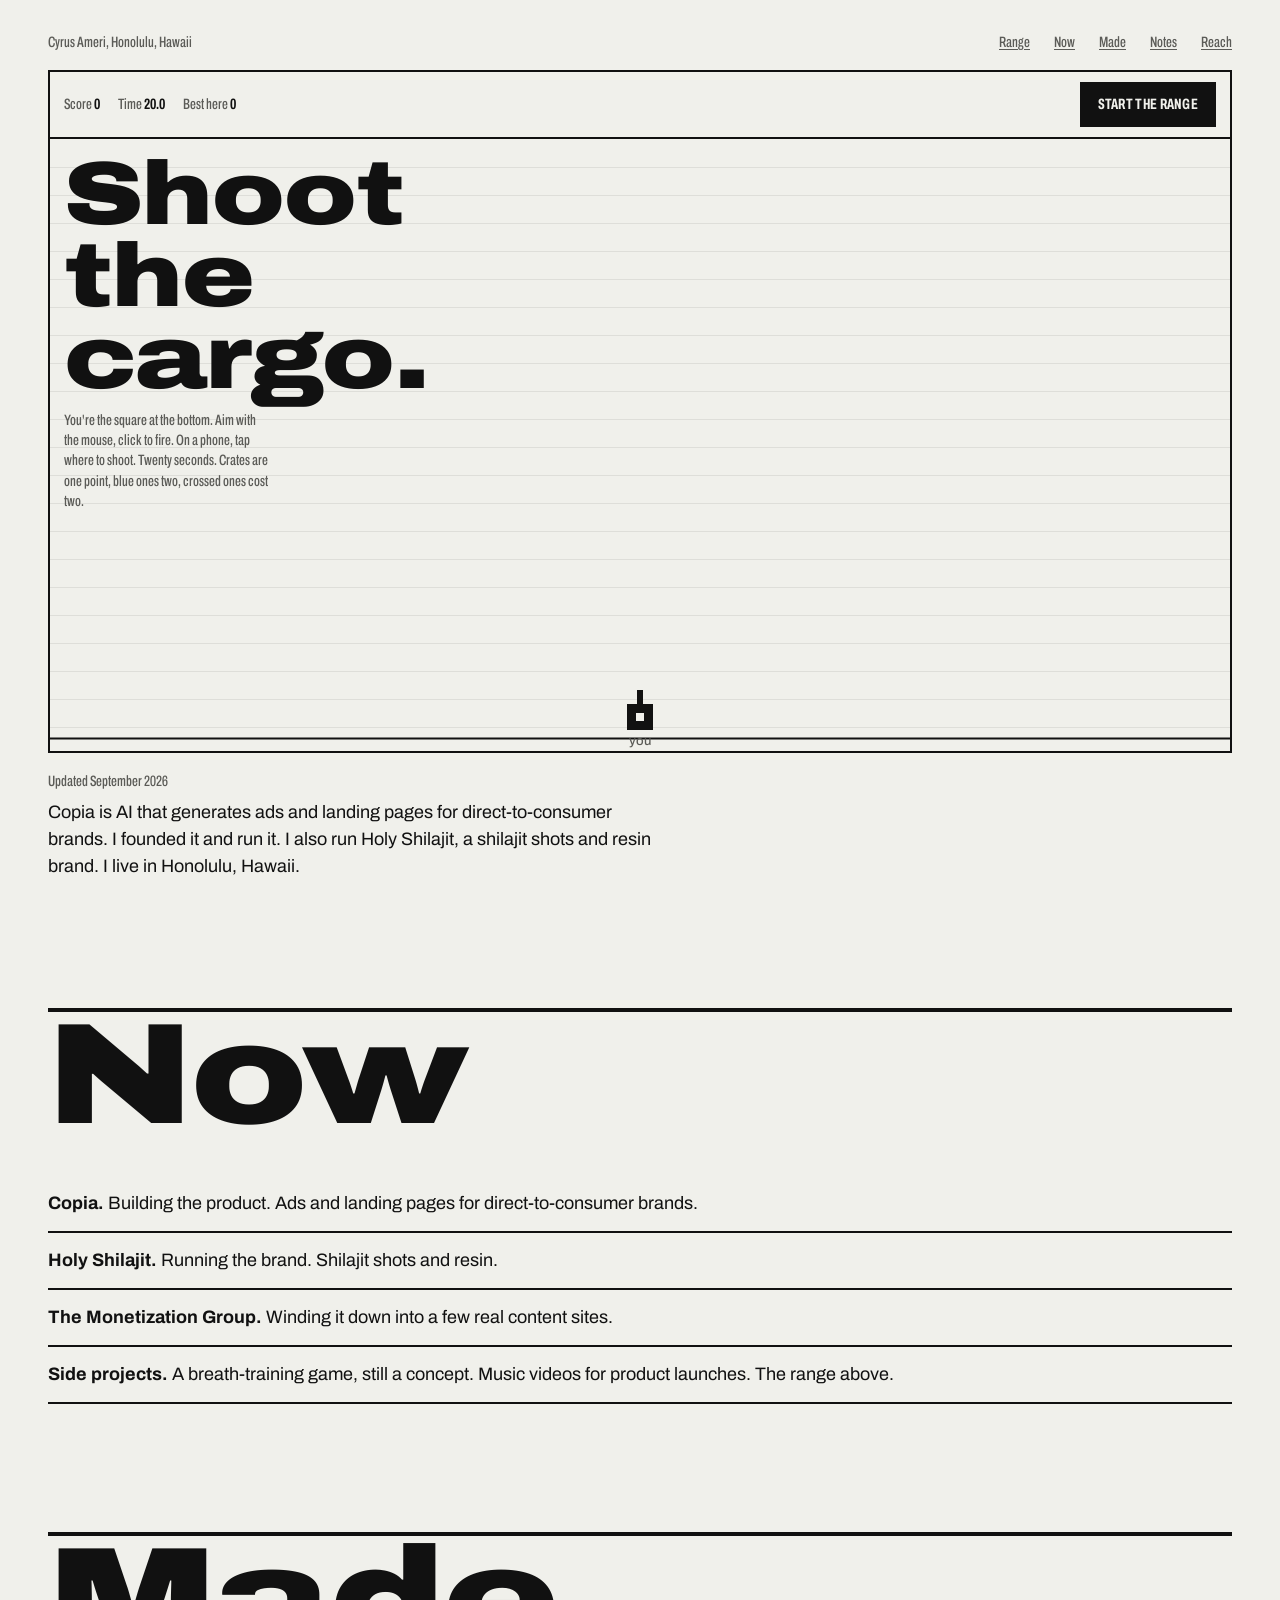
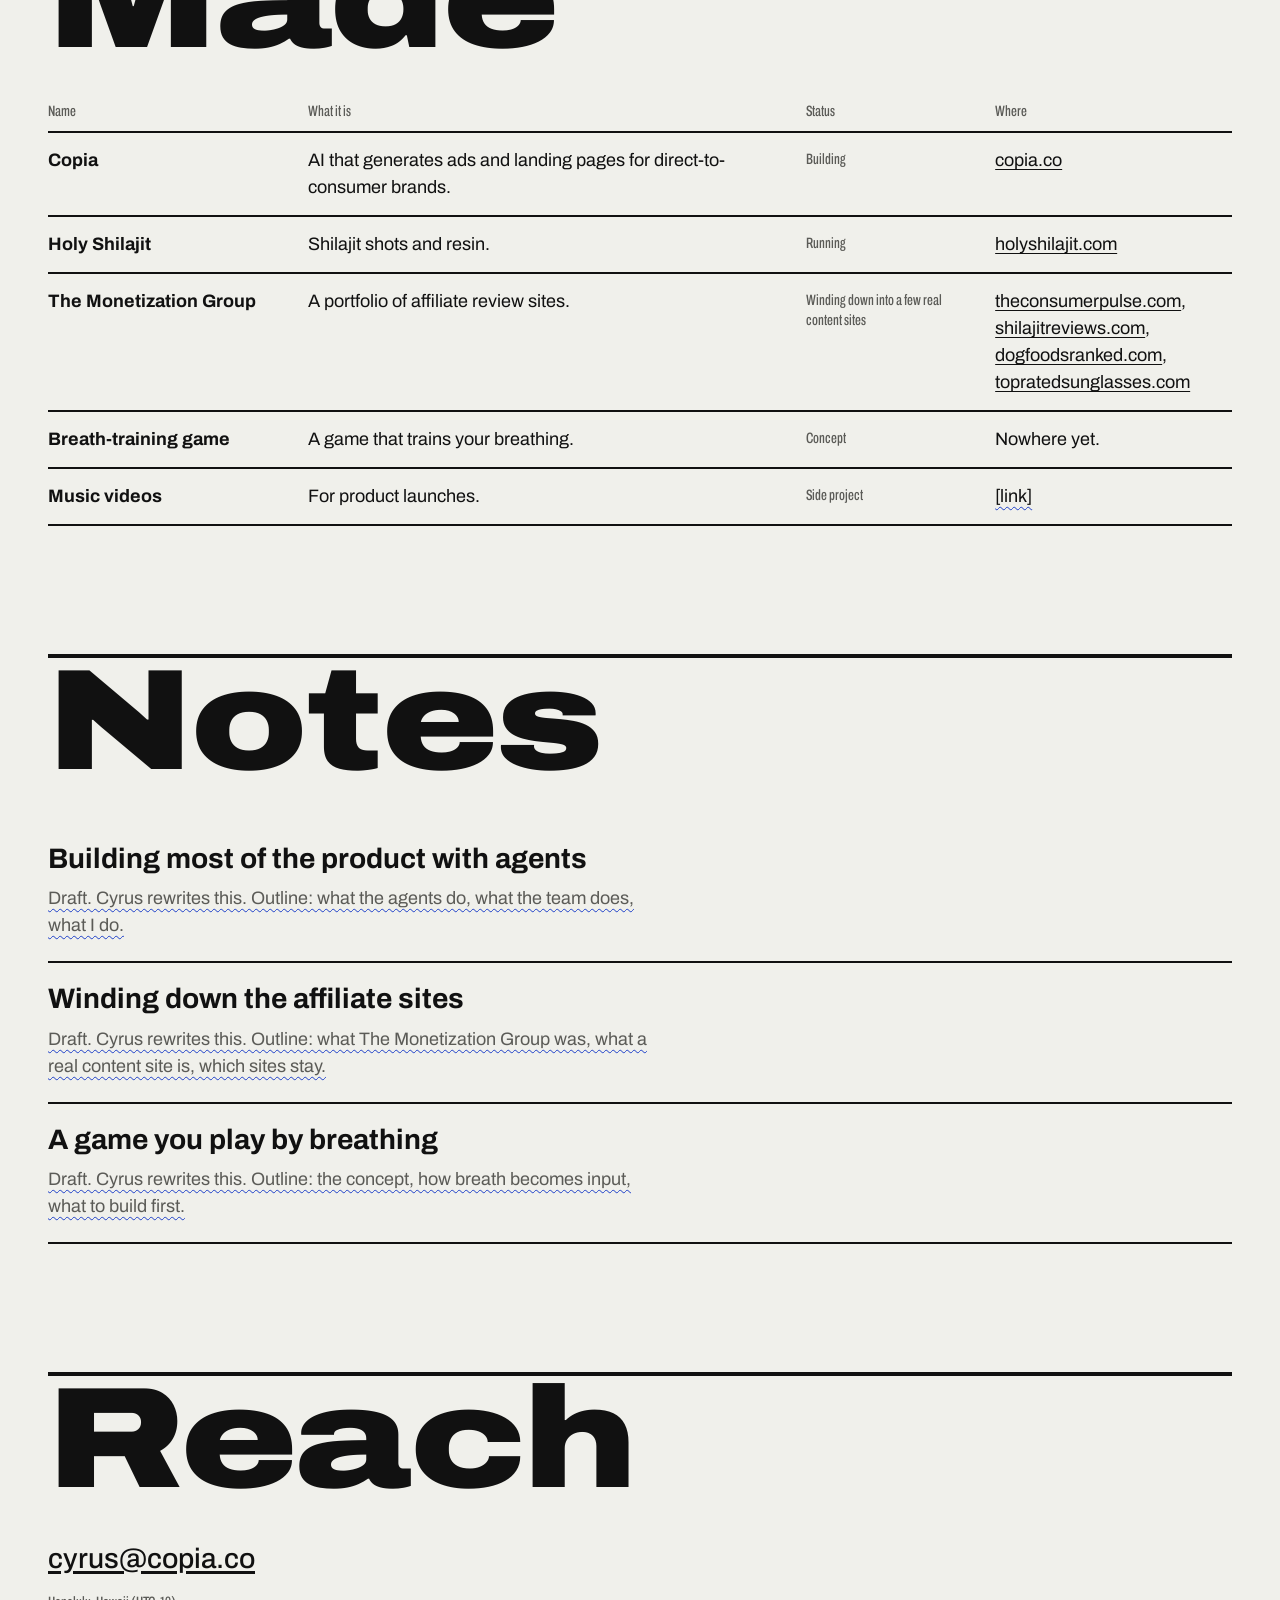
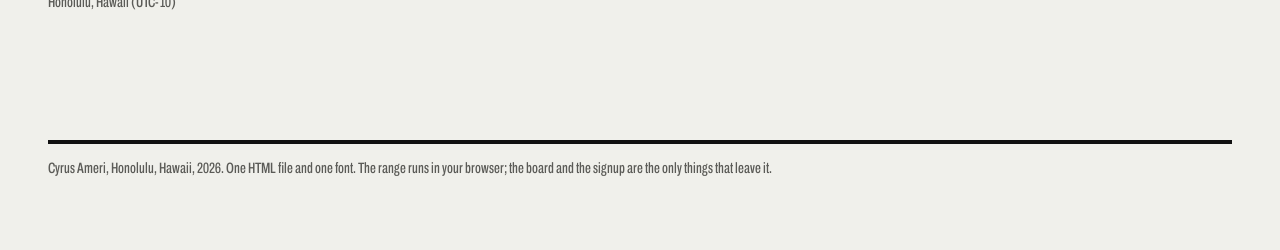
<file: index.html>
<!doctype html>
<html lang="en">
<head>
<meta charset="utf-8">
<meta name="viewport" content="width=device-width, initial-scale=1">
<title>Cyrus Ameri</title>
<meta name="description" content="Cyrus Ameri. Honolulu, Hawaii. Building Copia. Shoot the cargo, make the board.">
<link rel="preconnect" href="https://fonts.googleapis.com">
<link rel="preconnect" href="https://fonts.gstatic.com" crossorigin>
<link href="https://fonts.googleapis.com/css2?family=Archivo:wdth,wght@62..125,100..900&display=swap" rel="stylesheet">
<!--
  Unfinished things carry class="todo" (the wavy blue underline).
  The range (the game in the hero) needs no server. The board and the monthly-email signup
  post to the endpoints in CONFIG below; with both empty they fall back to this browser only.
-->
<style>
:root {
  --concrete: #F0F0EB;
  --carbon: #111111;
  --ash: #5B5B57;
  --pen: #1E40C8;
}

* { box-sizing: border-box; }

html {
  background: var(--concrete);
  -webkit-text-size-adjust: 100%;
  text-size-adjust: 100%;
  scroll-behavior: auto;
}
@media (prefers-reduced-motion: no-preference) {
  html { scroll-behavior: smooth; }
}

body {
  margin: 0;
  background: var(--concrete);
  color: var(--carbon);
  font-family: Archivo, "Helvetica Neue", Helvetica, Arial, sans-serif;
  font-synthesis: none;
  font-stretch: 100%;
  font-weight: 400;
  font-size: 17px;
  line-height: 1.5;
}
@media (min-width: 720px) {
  body { font-size: 18px; }
}

::selection {
  background: var(--pen);
  color: var(--concrete);
}

.sheet {
  max-width: 1440px;
  margin: 0;
  padding: 20px 16px 40px;
}
@media (min-width: 840px) {
  .sheet { padding: 32px 48px 72px; }
}

p, h1, h2, h3, ul, ol, table { margin: 0; }
strong { font-weight: 700; }

/* The four cuts. 15 / 18 / 30 / 172. */

.meta {
  font-stretch: 62%;
  font-weight: 500;
  font-size: 15px;
  line-height: 1.35;
  color: var(--ash);
}

.lede {
  font-stretch: 100%;
  font-weight: 500;
  font-size: clamp(22px, 2.2vw, 30px);
  line-height: 1.3;
  max-width: 26em;
}

.body { max-width: 62ch; }

.display {
  font-stretch: 125%;
  font-weight: 900;
  font-size: 21vw;
  font-size: min(21vw, 120px);
  line-height: 0.88;
  letter-spacing: -0.01em;
  text-wrap: balance;
}
@media (min-width: 840px) {
  .display {
    font-size: 11.2vw;
    font-size: min(11.2vw, 172px);
  }
}

/* Links. Hover is an instant invert. */

a {
  color: inherit;
  text-decoration: underline;
  text-decoration-thickness: 1px;
  text-underline-offset: 0.16em;
}
a:hover, a:active {
  background: var(--carbon);
  color: var(--concrete);
  text-decoration: none;
}
a:focus-visible, button:focus-visible, input:focus-visible {
  outline: 3px solid var(--carbon);
  outline-offset: 3px;
}

.todo {
  text-decoration-line: underline;
  text-decoration-style: wavy;
  text-decoration-color: var(--pen);
  text-decoration-thickness: 0.07em;
  text-underline-offset: 0.2em;
  text-decoration-skip-ink: none;
}

button, .btn {
  font: inherit;
  font-stretch: 62%;
  font-weight: 700;
  font-size: 15px;
  letter-spacing: 0.02em;
  text-transform: uppercase;
  color: var(--concrete);
  background: var(--carbon);
  border: 2px solid var(--carbon);
  padding: 10px 16px;
  cursor: pointer;
}
button.quiet { color: var(--carbon); background: transparent; }
button:hover { background: var(--pen); border-color: var(--pen); color: var(--concrete); }
button:disabled { opacity: 0.4; cursor: default; }

input {
  font: inherit;
  font-size: 17px;
  color: var(--carbon);
  background: var(--concrete);
  border: 0;
  border-bottom: 2px solid var(--carbon);
  padding: 8px 0;
  width: 100%;
  border-radius: 0;
}
input::placeholder { color: var(--ash); }
label { display: block; }
label .meta { display: block; margin-bottom: 2px; }

/* Top line */

.topline {
  display: flex;
  flex-wrap: wrap;
  justify-content: space-between;
  column-gap: 32px;
  row-gap: 6px;
}
.topline nav { display: flex; flex-wrap: wrap; column-gap: 24px; row-gap: 6px; }

/* Rules. Each big word hangs from one. */

section, footer {
  border-top: 4px solid var(--carbon);
  margin-top: clamp(72px, 10vw, 144px);
  scroll-margin-top: 16px;
}
section > .display + * { margin-top: clamp(24px, 3vw, 40px); }

/* The range is the hero. The player stands at the bottom, aims, fires. */

.range {
  margin-top: 18px;
  border: 2px solid var(--carbon);
  position: relative;
}
.range-bar {
  display: flex;
  flex-wrap: wrap;
  align-items: center;
  justify-content: space-between;
  gap: 10px 20px;
  padding: 10px 14px;
  border-bottom: 2px solid var(--carbon);
}
.range-bar .readout { display: flex; gap: 18px; font-variant-numeric: tabular-nums; }
.range-bar .readout b { color: var(--carbon); font-weight: 700; }
.field-wrap { position: relative; background: var(--concrete); }
#field {
  display: block;
  width: 100%;
  height: clamp(320px, 68vh, 720px);
  cursor: crosshair;
  touch-action: none;
  user-select: none;
  -webkit-user-select: none;
}
.field-note {
  position: absolute;
  left: 14px;
  top: 14px;
  pointer-events: none;
  max-width: 34ch;
}
.field-note .display-sm {
  font-stretch: 125%;
  font-weight: 900;
  font-size: clamp(34px, 7vw, 96px);
  line-height: 0.92;
  letter-spacing: -0.01em;
}
.field-note .meta { margin-top: 10px; max-width: 34ch; }

.fold {
  position: absolute;
  inset: 0;
  background: var(--concrete);
  padding: 18px 16px;
  overflow: auto;
  display: grid;
  grid-template-columns: 1fr;
  gap: 18px 36px;
  align-content: start;
}
@media (min-width: 840px) {
  .fold { grid-template-columns: 1.1fr 1fr; padding: 22px 24px; }
}
.fold[hidden] { display: none; }
.fold .score-line { font-stretch: 125%; font-weight: 900; font-size: clamp(34px, 6vw, 72px); line-height: 0.95; }
.fold form { display: grid; gap: 12px; max-width: 34em; }
.fold .offer { max-width: 40ch; }
.fold .actions { display: flex; gap: 10px; flex-wrap: wrap; align-items: center; }
.fold .done { font-weight: 500; }

.board { list-style: none; padding: 0; counter-reset: rank; }
.board li {
  display: grid;
  grid-template-columns: 2.2em 1fr auto;
  gap: 12px;
  padding: 8px 0;
  border-bottom: 2px solid var(--carbon);
  font-variant-numeric: tabular-nums;
  align-items: baseline;
}
.board li::before { counter-increment: rank; content: counter(rank); color: var(--ash); font-stretch: 62%; font-weight: 500; }
.board li.you { color: var(--pen); }
.board .name { overflow: hidden; text-overflow: ellipsis; white-space: nowrap; }
.board .pts { font-weight: 700; }
.board-wrap { margin-top: 18px; }
.board-wrap .meta { margin-bottom: 6px; }

.under { margin-top: 18px; display: grid; gap: 8px; }

/* Now */
.ledger { list-style: none; padding: 0; }
.ledger li { padding: 14px 0; border-bottom: 2px solid var(--carbon); }

/* Made */
.made { width: 100%; border-collapse: collapse; table-layout: fixed; }
.made th, .made td { text-align: left; vertical-align: top; border-bottom: 2px solid var(--carbon); padding: 14px 24px 14px 0; }
.made th { font-stretch: 62%; font-weight: 500; font-size: 15px; line-height: 1.35; color: var(--ash); vertical-align: bottom; padding: 0 24px 10px 0; }
.made th:last-child, .made td:last-child { padding-right: 0; }
.made .name { font-weight: 700; }
.made .status { font-stretch: 62%; font-weight: 500; font-size: 15px; line-height: 1.35; color: var(--ash); padding-top: 16px; }
.made .where { overflow-wrap: anywhere; }
@media (max-width: 719.98px) {
  .made thead { position: absolute; width: 1px; height: 1px; margin: -1px; padding: 0; border: 0; overflow: hidden; clip: rect(0 0 0 0); clip-path: inset(50%); white-space: nowrap; }
  .made, .made tbody, .made tr, .made td { display: block; }
  .made tr { padding: 14px 0; border-bottom: 2px solid var(--carbon); }
  .made td { padding: 0; border: 0; }
  .made .status { padding-top: 6px; }
  .made .where { padding-top: 4px; }
}

/* Notes */
.note { padding: 18px 0 22px; border-bottom: 2px solid var(--carbon); }
.note h3 { font-stretch: 100%; font-weight: 700; font-size: clamp(22px, 2.2vw, 30px); line-height: 1.3; max-width: 26em; text-wrap: balance; }
.stub { margin-top: 8px; max-width: 62ch; color: var(--ash); }

/* Reach */
.contact { overflow-wrap: anywhere; }
.contact a { text-decoration-thickness: 3px; text-underline-offset: 0.12em; }
.contact + .meta { margin-top: 14px; }

footer { padding-top: 14px; }
</style>
</head>
<body>
<div class="sheet">

  <header class="topline meta">
    <p>Cyrus Ameri, Honolulu, Hawaii</p>
    <nav aria-label="Index">
      <a href="#range">Range</a>
      <a href="#now">Now</a>
      <a href="#made">Made</a>
      <a href="#notes">Notes</a>
      <a href="#reach">Reach</a>
    </nav>
  </header>

  <div class="range" id="range" aria-label="The range: a twenty-second shooting game">
    <div class="range-bar meta">
      <div class="readout" aria-live="polite">
        <span>Score <b id="score">0</b></span>
        <span>Time <b id="clock">20.0</b></span>
        <span>Best here <b id="best">0</b></span>
      </div>
      <button id="start" type="button">Start the range</button>
    </div>
    <div class="field-wrap">
      <canvas id="field" aria-label="You stand at the bottom of the field. Aim with the mouse and click to fire at the cargo drifting above. Crossed-out cargo costs points."></canvas>
      <div class="field-note" id="fieldNote">
        <p class="display-sm">Shoot the cargo.</p>
        <p class="meta">You're the square at the bottom. Aim with the mouse, click to fire. On a phone, tap where to shoot. Twenty seconds. Crates are one point, blue ones two, crossed ones cost two.</p>
      </div>
      <div class="fold" id="fold" hidden>
        <div>
          <p class="meta">Range closed</p>
          <p class="score-line"><span id="finalScore">0</span> points</p>
          <p class="meta" id="rankLine"></p>
          <form id="signup" novalidate>
            <p class="offer body">Put your name on the board. You'll get one email a month from me: the best insights and indulgences from what I'm building. Sent from cyrus@copia.co, unsubscribe any time.</p>
            <label><span class="meta">Username (goes on the board)</span><input name="username" maxlength="16" autocomplete="nickname" required placeholder="handle"></label>
            <label><span class="meta">Real name</span><input name="realname" maxlength="60" autocomplete="name" placeholder="optional"></label>
            <label><span class="meta">Email</span><input name="email" type="email" autocomplete="email" required placeholder="you@example.com"></label>
            <div class="actions">
              <button type="submit" id="submitBtn">Add me to the board</button>
              <button type="button" class="quiet" id="again">Shoot again</button>
              <span class="meta" id="formNote"></span>
            </div>
          </form>
          <p class="done" id="done" hidden></p>
        </div>
        <div class="board-wrap">
          <p class="meta" id="boardTitle">Board</p>
          <ol class="board" id="board"></ol>
        </div>
      </div>
    </div>
  </div>

  <div class="under">
    <p class="meta">Updated September 2026</p>
    <p class="body">Copia is AI that generates ads and landing pages for direct-to-consumer brands. I founded it and run it. I also run Holy Shilajit, a shilajit shots and resin brand. I live in Honolulu, Hawaii.</p>
  </div>

  <div class="board-wrap" id="restBoardWrap" hidden>
    <p class="meta">Board, top ten</p>
    <ol class="board" id="restBoard"></ol>
  </div>

  <section id="now" aria-labelledby="now-heading">
    <h2 class="display" id="now-heading">Now</h2>
    <ul class="ledger">
      <li><strong>Copia.</strong> Building the product. Ads and landing pages for direct-to-consumer brands.</li>
      <li><strong>Holy Shilajit.</strong> Running the brand. Shilajit shots and resin.</li>
      <li><strong>The Monetization Group.</strong> Winding it down into a few real content sites.</li>
      <li><strong>Side projects.</strong> A breath-training game, still a concept. Music videos for product launches. The range above.</li>
    </ul>
  </section>

  <section id="made" aria-labelledby="made-heading">
    <h2 class="display" id="made-heading">Made</h2>
    <table class="made" role="table" aria-labelledby="made-heading">
      <colgroup>
        <col style="width: 22%">
        <col style="width: 42%">
        <col style="width: 16%">
        <col style="width: 20%">
      </colgroup>
      <thead role="rowgroup">
        <tr role="row">
          <th role="columnheader" scope="col">Name</th>
          <th role="columnheader" scope="col">What it is</th>
          <th role="columnheader" scope="col">Status</th>
          <th role="columnheader" scope="col">Where</th>
        </tr>
      </thead>
      <tbody role="rowgroup">
        <tr role="row">
          <td role="cell" class="name">Copia</td>
          <td role="cell">AI that generates ads and landing pages for direct-to-consumer brands.</td>
          <td role="cell" class="status">Building</td>
          <td role="cell" class="where"><a href="https://copia.co">copia.co</a></td>
        </tr>
        <tr role="row">
          <td role="cell" class="name">Holy Shilajit</td>
          <td role="cell">Shilajit shots and resin.</td>
          <td role="cell" class="status">Running</td>
          <td role="cell" class="where"><a href="https://holyshilajit.com">holyshilajit.com</a></td>
        </tr>
        <tr role="row">
          <td role="cell" class="name">The Monetization Group</td>
          <td role="cell">A portfolio of affiliate review sites.</td>
          <td role="cell" class="status">Winding down into a few real content sites</td>
          <td role="cell" class="where"><a href="https://theconsumerpulse.com">theconsumerpulse.com</a>, <a href="https://shilajitreviews.com">shilajitreviews.com</a>, <a href="https://dogfoodsranked.com">dogfoodsranked.com</a>, <a href="https://topratedsunglasses.com">topratedsunglasses.com</a></td>
        </tr>
        <tr role="row">
          <td role="cell" class="name">Breath-training game</td>
          <td role="cell">A game that trains your breathing.</td>
          <td role="cell" class="status">Concept</td>
          <td role="cell" class="where">Nowhere yet.</td>
        </tr>
        <tr role="row">
          <td role="cell" class="name">Music videos</td>
          <td role="cell">For product launches.</td>
          <td role="cell" class="status">Side project</td>
          <td role="cell" class="where"><span class="todo">[link]</span></td>
        </tr>
      </tbody>
    </table>
  </section>

  <section id="notes" aria-labelledby="notes-heading">
    <h2 class="display" id="notes-heading">Notes</h2>
    <article class="note">
      <h3>Building most of the product with agents</h3>
      <p class="stub todo">Draft. Cyrus rewrites this. Outline: what the agents do, what the team does, what I do.</p>
    </article>
    <article class="note">
      <h3>Winding down the affiliate sites</h3>
      <p class="stub todo">Draft. Cyrus rewrites this. Outline: what The Monetization Group was, what a real content site is, which sites stay.</p>
    </article>
    <article class="note">
      <h3>A game you play by breathing</h3>
      <p class="stub todo">Draft. Cyrus rewrites this. Outline: the concept, how breath becomes input, what to build first.</p>
    </article>
  </section>

  <section id="reach" aria-labelledby="reach-heading">
    <h2 class="display" id="reach-heading">Reach</h2>
    <p class="lede contact"><a href="mailto:cyrus@copia.co">cyrus@copia.co</a></p>
    <p class="meta">Honolulu, Hawaii (UTC-10)</p>
  </section>

  <footer class="meta">
    <p>Cyrus Ameri, Honolulu, Hawaii, 2026. One HTML file and one font. The range runs in your browser; the board and the signup are the only things that leave it.</p>
  </footer>

</div>

<script>
(function () {
  // Endpoints. Empty strings keep everything in this browser.
  var CONFIG = {
    hubspotPortal: '',      // e.g. '246671297'
    hubspotFormId: '',      // form GUID
    hubspotRegion: 'na2',   // submit host: api-<region>.hsforms.com
    boardUrl: '',           // JSON: [{username, score}] sorted desc, or a PostgREST endpoint
    boardKey: ''            // apikey header for the board endpoint, if any
  };

  var ROUND = 20, BULLET_SPEED = 820, FIRE_GAP = 130;
  var canvas = document.getElementById('field');
  var ctx = canvas.getContext('2d');
  var scoreEl = document.getElementById('score'), clockEl = document.getElementById('clock'), bestEl = document.getElementById('best');
  var startBtn = document.getElementById('start'), note = document.getElementById('fieldNote'), fold = document.getElementById('fold');
  var finalEl = document.getElementById('finalScore'), rankLine = document.getElementById('rankLine');
  var form = document.getElementById('signup'), formNote = document.getElementById('formNote'), done = document.getElementById('done'), again = document.getElementById('again'), submitBtn = document.getElementById('submitBtn');
  var boardEl = document.getElementById('board'), boardTitle = document.getElementById('boardTitle'), restBoard = document.getElementById('restBoard'), restWrap = document.getElementById('restBoardWrap');
  var reduce = window.matchMedia && window.matchMedia('(prefers-reduced-motion: reduce)').matches;
  var colors = { ink: '#111111', ground: '#F0F0EB', ash: '#5B5B57', pen: '#1E40C8' };

  var state = { running: false, score: 0, t0: 0, last: 0, left: ROUND, crates: [], bullets: [], hits: [], lastSpawn: 0, lastShot: 0, w: 0, h: 0, dpr: 1, raf: 0,
    player: { x: 0, y: 0, angle: -Math.PI / 2, size: 26, recoil: 0 }, aim: { x: 0, y: 0, has: false } };
  window.__range = state;

  function size() {
    var r = canvas.getBoundingClientRect();
    state.dpr = Math.min(window.devicePixelRatio || 1, 2);
    state.w = Math.max(1, Math.round(r.width)); state.h = Math.max(1, Math.round(r.height));
    canvas.width = state.w * state.dpr; canvas.height = state.h * state.dpr;
    ctx.setTransform(state.dpr, 0, 0, state.dpr, 0, 0);
    state.player.x = state.w / 2; state.player.y = state.h - 34;
    draw(performance.now());
  }
  window.addEventListener('resize', size);

  function local() { try { return JSON.parse(localStorage.getItem('range-board') || '[]'); } catch (e) { return []; } }
  function saveLocal(list) { try { localStorage.setItem('range-board', JSON.stringify(list.slice(0, 50))); } catch (e) {} }
  function best() { return local().reduce(function (m, e) { return Math.max(m, e.score || 0); }, 0); }

  function spawn(now) {
    var fast = Math.random() < 0.22, decoy = !fast && Math.random() < 0.25;
    var s = fast ? 18 + Math.random() * 8 : 28 + Math.random() * 22;
    var speed = (fast ? 240 : 100 + Math.random() * 90) * (reduce ? 0.6 : 1);
    var dir = Math.random() < 0.5 ? 1 : -1;
    var top = 24, bottom = Math.max(top + 40, state.h * 0.62);
    state.crates.push({ x: dir === 1 ? -s : state.w + s, y: top + Math.random() * (bottom - top), s: s, vx: speed * dir, vy: (Math.random() - 0.5) * 24, fast: fast, decoy: decoy, born: now });
  }

  function aimAt(clientX, clientY) {
    var r = canvas.getBoundingClientRect();
    state.aim.x = clientX - r.left; state.aim.y = clientY - r.top; state.aim.has = true;
    state.player.angle = Math.atan2(state.aim.y - state.player.y, state.aim.x - state.player.x);
  }

  function fire(now) {
    if (!state.running || now - state.lastShot < FIRE_GAP) return;
    state.lastShot = now; state.player.recoil = 1;
    var a = state.player.angle, p = state.player;
    state.bullets.push({ x: p.x + Math.cos(a) * 22, y: p.y + Math.sin(a) * 22, vx: Math.cos(a) * BULLET_SPEED, vy: Math.sin(a) * BULLET_SPEED, born: now });
    if (state.bullets.length > 14) state.bullets.shift();
  }

  canvas.addEventListener('mousemove', function (ev) { aimAt(ev.clientX, ev.clientY); if (!state.running) draw(performance.now()); });
  canvas.addEventListener('mousedown', function (ev) { ev.preventDefault(); aimAt(ev.clientX, ev.clientY); fire(performance.now()); });
  canvas.addEventListener('touchstart', function (ev) { ev.preventDefault(); var t = ev.touches[0]; aimAt(t.clientX, t.clientY); fire(performance.now()); }, { passive: false });
  canvas.addEventListener('touchmove', function (ev) { ev.preventDefault(); var t = ev.touches[0]; aimAt(t.clientX, t.clientY); }, { passive: false });

  function step(now) {
    if (!state.running) return;
    var dt = Math.min(0.05, (now - state.last) / 1000); state.last = now;
    state.left = Math.max(0, ROUND - (now - state.t0) / 1000);
    clockEl.textContent = state.left.toFixed(1);
    var interval = 480 - Math.min(280, (ROUND - state.left) * 14);
    if (now - state.lastSpawn > interval && state.crates.length < 10) { spawn(now); state.lastSpawn = now; }
    state.crates.forEach(function (c) { c.x += c.vx * dt; c.y += c.vy * dt; });
    state.crates = state.crates.filter(function (c) { return c.x > -80 && c.x < state.w + 80; });
    state.bullets.forEach(function (b) { b.x += b.vx * dt; b.y += b.vy * dt; });
    state.bullets = state.bullets.filter(function (b) { return b.x > -10 && b.x < state.w + 10 && b.y > -10 && b.y < state.h + 10; });
    // bullet vs crate
    for (var i = state.bullets.length - 1; i >= 0; i--) {
      var b = state.bullets[i], hit = false;
      for (var j = state.crates.length - 1; j >= 0; j--) {
        var c = state.crates[j], half = c.s / 2 + 3;
        if (b.x >= c.x - half && b.x <= c.x + half && b.y >= c.y - half && b.y <= c.y + half) {
          var delta = c.decoy ? -2 : (c.fast ? 2 : 1);
          state.score = Math.max(0, state.score + delta);
          state.hits.push({ x: c.x, y: c.y, t: now, bad: c.decoy, label: (delta > 0 ? '+' : '') + delta });
          state.crates.splice(j, 1); hit = true; break;
        }
      }
      if (hit) state.bullets.splice(i, 1);
    }
    scoreEl.textContent = state.score;
    state.player.recoil = Math.max(0, state.player.recoil - dt * 8);
    state.hits = state.hits.filter(function (h) { return now - h.t < 380; });
    draw(now);
    if (state.left <= 0) { end(); return; }
    state.raf = requestAnimationFrame(step);
  }

  function draw(now) {
    ctx.clearRect(0, 0, state.w, state.h);
    ctx.strokeStyle = 'rgba(17,17,17,0.08)'; ctx.lineWidth = 1;
    for (var y = 28; y < state.h; y += 28) { ctx.beginPath(); ctx.moveTo(0, y + 0.5); ctx.lineTo(state.w, y + 0.5); ctx.stroke(); }
    // the line the player stands on
    ctx.strokeStyle = colors.ink; ctx.lineWidth = 2;
    ctx.beginPath(); ctx.moveTo(0, state.h - 12.5); ctx.lineTo(state.w, state.h - 12.5); ctx.stroke();
    // cargo
    state.crates.forEach(function (c) {
      ctx.fillStyle = c.fast ? colors.pen : colors.ink;
      ctx.fillRect(c.x - c.s / 2, c.y - c.s / 2, c.s, c.s);
      if (c.decoy) {
        ctx.strokeStyle = colors.ground; ctx.lineWidth = 3;
        ctx.beginPath(); ctx.moveTo(c.x - c.s / 2 + 5, c.y - c.s / 2 + 5); ctx.lineTo(c.x + c.s / 2 - 5, c.y + c.s / 2 - 5);
        ctx.moveTo(c.x + c.s / 2 - 5, c.y - c.s / 2 + 5); ctx.lineTo(c.x - c.s / 2 + 5, c.y + c.s / 2 - 5); ctx.stroke();
      }
    });
    // bullets
    ctx.fillStyle = colors.pen;
    state.bullets.forEach(function (b) { ctx.beginPath(); ctx.arc(b.x, b.y, 3.5, 0, Math.PI * 2); ctx.fill(); });
    // hit marks
    state.hits.forEach(function (h) {
      var a = 1 - (now - h.t) / 380, r = 8 + (1 - a) * 30;
      ctx.strokeStyle = h.bad ? 'rgba(91,91,87,' + a + ')' : 'rgba(30,64,200,' + a + ')'; ctx.lineWidth = 2;
      ctx.beginPath(); ctx.arc(h.x, h.y, r, 0, Math.PI * 2); ctx.stroke();
      ctx.fillStyle = h.bad ? colors.ash : colors.pen; ctx.font = '700 15px Archivo, Helvetica, Arial, sans-serif'; ctx.fillText(h.label, h.x + r + 4, h.y - 4);
    });
    // the player: a square that stands on the line, with a barrel that follows the aim
    var p = state.player, s = p.size, kick = p.recoil * 4;
    ctx.save();
    ctx.translate(p.x, p.y);
    ctx.fillStyle = colors.ink;
    ctx.fillRect(-s / 2, -s / 2, s, s);
    ctx.fillStyle = colors.ground; ctx.fillRect(-4, -4, 8, 8);
    ctx.rotate(p.angle);
    ctx.fillStyle = colors.ink; ctx.fillRect(s / 2 - 6 - kick, -3, 20, 6);
    ctx.restore();
    ctx.fillStyle = colors.ash; ctx.font = '500 13px Archivo, Helvetica, Arial, sans-serif'; ctx.textAlign = 'center'; ctx.fillText('you', p.x, p.y + s / 2 + 15); ctx.textAlign = 'start';
    // aim reticle
    if (state.aim.has && state.running) {
      ctx.strokeStyle = colors.pen; ctx.lineWidth = 1.5;
      ctx.beginPath(); ctx.arc(state.aim.x, state.aim.y, 9, 0, Math.PI * 2); ctx.stroke();
      ctx.beginPath(); ctx.moveTo(state.aim.x - 14, state.aim.y); ctx.lineTo(state.aim.x - 4, state.aim.y); ctx.moveTo(state.aim.x + 4, state.aim.y); ctx.lineTo(state.aim.x + 14, state.aim.y);
      ctx.moveTo(state.aim.x, state.aim.y - 14); ctx.lineTo(state.aim.x, state.aim.y - 4); ctx.moveTo(state.aim.x, state.aim.y + 4); ctx.lineTo(state.aim.x, state.aim.y + 14); ctx.stroke();
    }
  }

  function start() {
    fold.hidden = true; note.hidden = true; done.hidden = true; form.hidden = false; formNote.textContent = '';
    state.running = true; state.score = 0; state.crates = []; state.bullets = []; state.hits = []; state.t0 = performance.now(); state.last = state.t0; state.lastSpawn = 0; state.lastShot = 0; state.left = ROUND;
    scoreEl.textContent = '0'; clockEl.textContent = ROUND.toFixed(1); startBtn.disabled = true; startBtn.textContent = 'Live';
    size(); state.raf = requestAnimationFrame(step);
  }
  startBtn.addEventListener('click', start);
  again.addEventListener('click', start);

  function end() {
    state.running = false; cancelAnimationFrame(state.raf);
    startBtn.disabled = false; startBtn.textContent = 'Run it again';
    finalEl.textContent = state.score;
    var list = local(); list.push({ username: 'you', score: state.score, ts: Date.now(), mine: true }); saveLocal(list);
    bestEl.textContent = best();
    fold.hidden = false; renderBoard(boardEl, boardTitle);
  }

  function rankOf(list, score) { return list.filter(function (e) { return e.score > score; }).length + 1; }

  function renderBoard(el, titleEl) {
    var list = local().filter(function (e) { return e.username && e.username !== 'you'; });
    fetchBoard().then(function (remote) {
      var merged = (remote || []).concat(list).sort(function (a, b) { return b.score - a.score; }).slice(0, 10);
      el.innerHTML = '';
      if (!merged.length) { el.innerHTML = '<li><span class="name meta">Nobody on the board yet. Be first.</span><span></span></li>'; }
      merged.forEach(function (e) {
        var li = document.createElement('li'); if (e.mine) li.className = 'you';
        var n = document.createElement('span'); n.className = 'name'; n.textContent = e.username;
        var p = document.createElement('span'); p.className = 'pts'; p.textContent = e.score;
        li.appendChild(n); li.appendChild(document.createElement('span')); li.appendChild(p); el.appendChild(li);
      });
      if (titleEl) titleEl.textContent = remote ? 'Board, top ten' : 'Board (this browser; the shared board is being wired up)';
      if (fold.hidden === false) rankLine.textContent = 'That puts you at #' + rankOf(merged, state.score) + ' on this board.';
      if (el === boardEl && merged.length) { restWrap.hidden = false; renderRest(merged); }
    });
  }
  function renderRest(merged) {
    restBoard.innerHTML = '';
    merged.forEach(function (e) {
      var li = document.createElement('li'); var n = document.createElement('span'); n.className = 'name'; n.textContent = e.username;
      var p = document.createElement('span'); p.className = 'pts'; p.textContent = e.score; li.appendChild(n); li.appendChild(document.createElement('span')); li.appendChild(p); restBoard.appendChild(li);
    });
  }
  function fetchBoard() {
    if (!CONFIG.boardUrl) return Promise.resolve(null);
    var h = {}; if (CONFIG.boardKey) { h.apikey = CONFIG.boardKey; h.Authorization = 'Bearer ' + CONFIG.boardKey; }
    return fetch(CONFIG.boardUrl, { headers: h }).then(function (r) { return r.ok ? r.json() : null; }).then(function (rows) {
      return Array.isArray(rows) ? rows.map(function (r) { return { username: r.username, score: Number(r.score || r.best_score || 0) }; }) : null;
    }).catch(function () { return null; });
  }

  form.addEventListener('submit', function (ev) {
    ev.preventDefault();
    var f = new FormData(form), username = String(f.get('username') || '').trim().slice(0, 16), realname = String(f.get('realname') || '').trim(), email = String(f.get('email') || '').trim();
    if (!username || !/^[^@\s]+@[^@\s]+\.[^@\s]+$/.test(email)) { formNote.textContent = 'Username and a real email, please.'; return; }
    submitBtn.disabled = true; formNote.textContent = 'Adding…';
    var entry = { username: username, score: state.score, ts: Date.now(), mine: true };
    var list = local().filter(function (e) { return !e.mine; }); list.push(entry); saveLocal(list);
    var jobs = [];
    if (CONFIG.hubspotPortal && CONFIG.hubspotFormId) {
      var host = CONFIG.hubspotRegion && CONFIG.hubspotRegion !== 'na1' ? 'api-' + CONFIG.hubspotRegion + '.hsforms.com' : 'api.hsforms.com';
      jobs.push(fetch('https://' + host + '/submissions/v3/integration/submit/' + CONFIG.hubspotPortal + '/' + CONFIG.hubspotFormId, {
        method: 'POST', headers: { 'Content-Type': 'application/json' },
        body: JSON.stringify({ fields: [
          { objectTypeId: '0-1', name: 'email', value: email },
          { objectTypeId: '0-1', name: 'firstname', value: realname },
          { objectTypeId: '0-1', name: 'game_username', value: username },
          { objectTypeId: '0-1', name: 'game_best_score', value: String(state.score) }
        ], context: { pageUri: location.href, pageName: document.title } })
      }).then(function (r) { if (!r.ok) throw new Error('hubspot ' + r.status); }));
    }
    if (CONFIG.boardUrl && CONFIG.boardKey) {
      jobs.push(fetch(CONFIG.boardUrl, { method: 'POST', headers: { 'Content-Type': 'application/json', apikey: CONFIG.boardKey, Authorization: 'Bearer ' + CONFIG.boardKey, Prefer: 'return=minimal' },
        body: JSON.stringify({ username: username, real_name: realname, email: email, score: state.score }) }).then(function (r) { if (!r.ok && r.status !== 201) throw new Error('board ' + r.status); }));
    }
    Promise.all(jobs).then(function () {
      form.hidden = true; done.hidden = false;
      done.textContent = 'On the board as ' + username + '. First email comes from cyrus@copia.co.';
      renderBoard(boardEl, boardTitle);
    }).catch(function () {
      submitBtn.disabled = false; formNote.textContent = 'Saved here, but the signup did not reach the server. Try again in a moment.';
    });
  });

  bestEl.textContent = best();
  size();
  renderBoard(restBoard, null);
})();
</script>
</body>
</html>
</file>
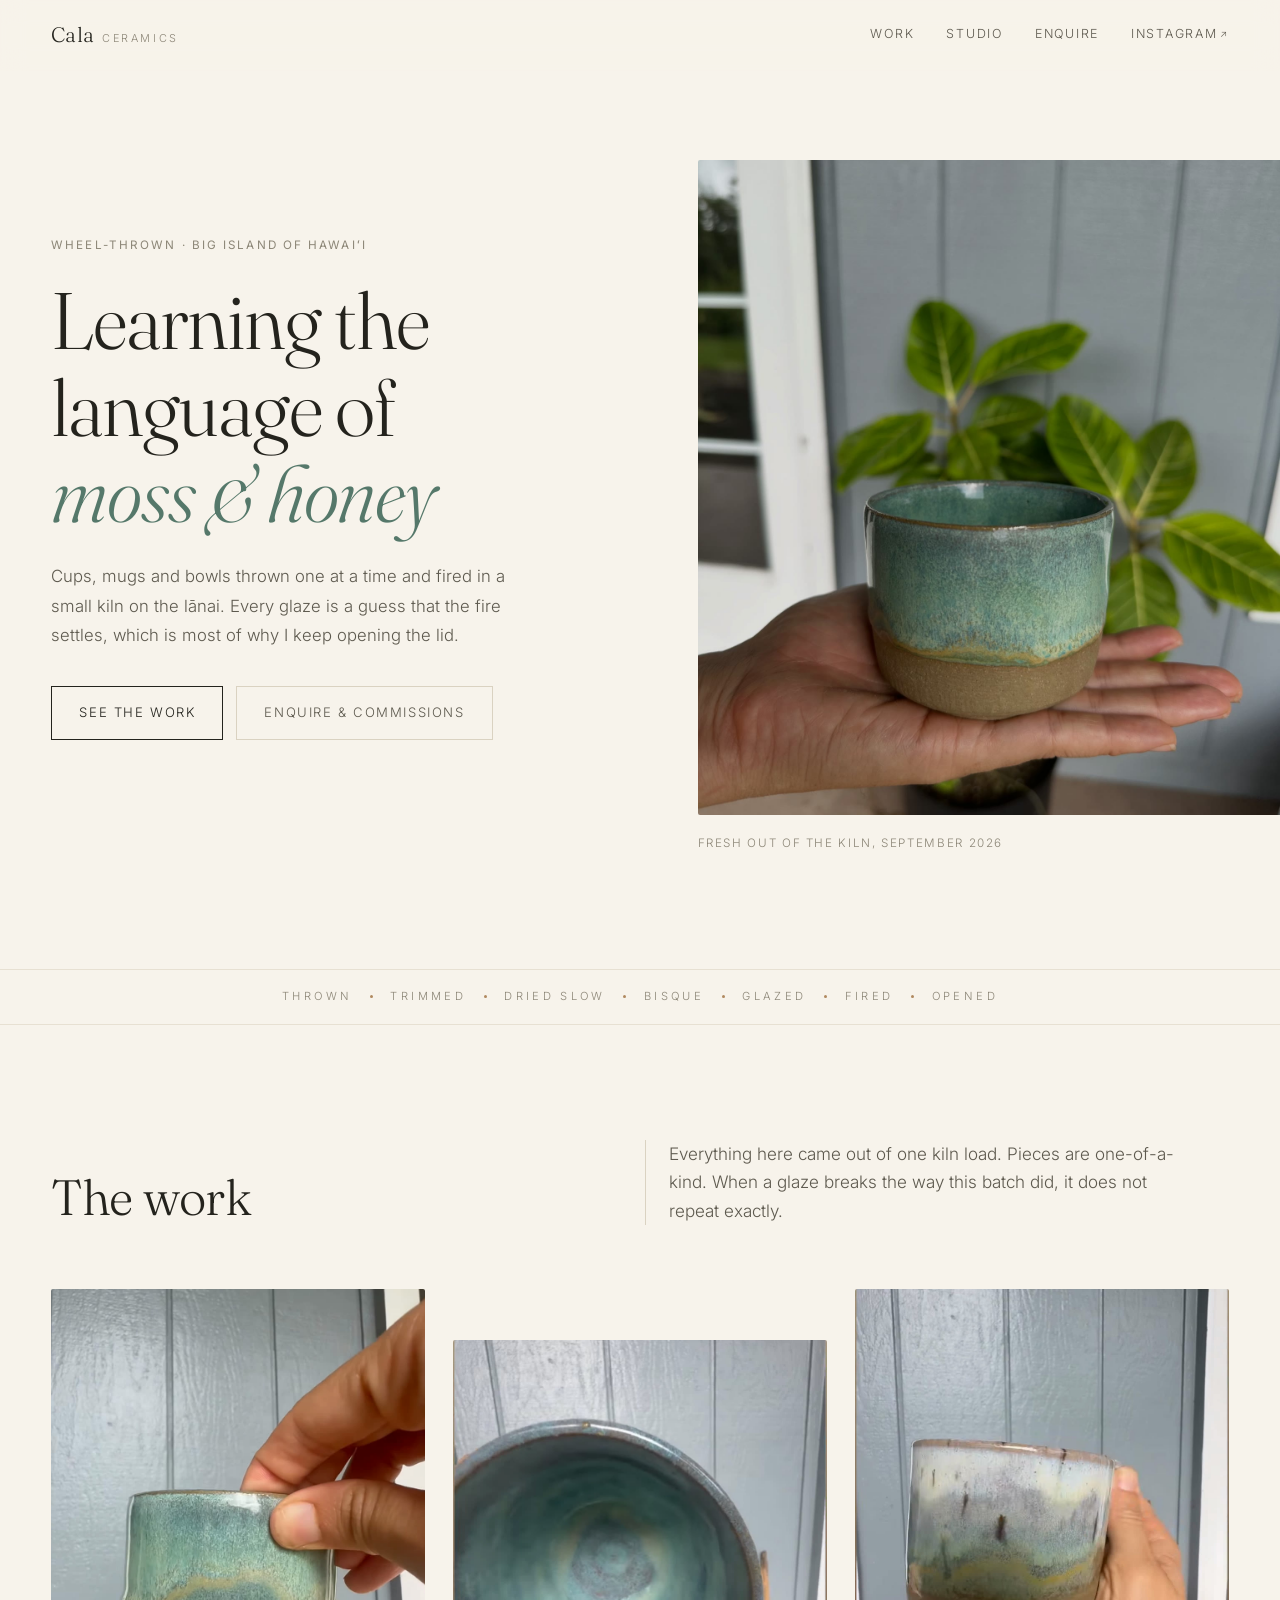
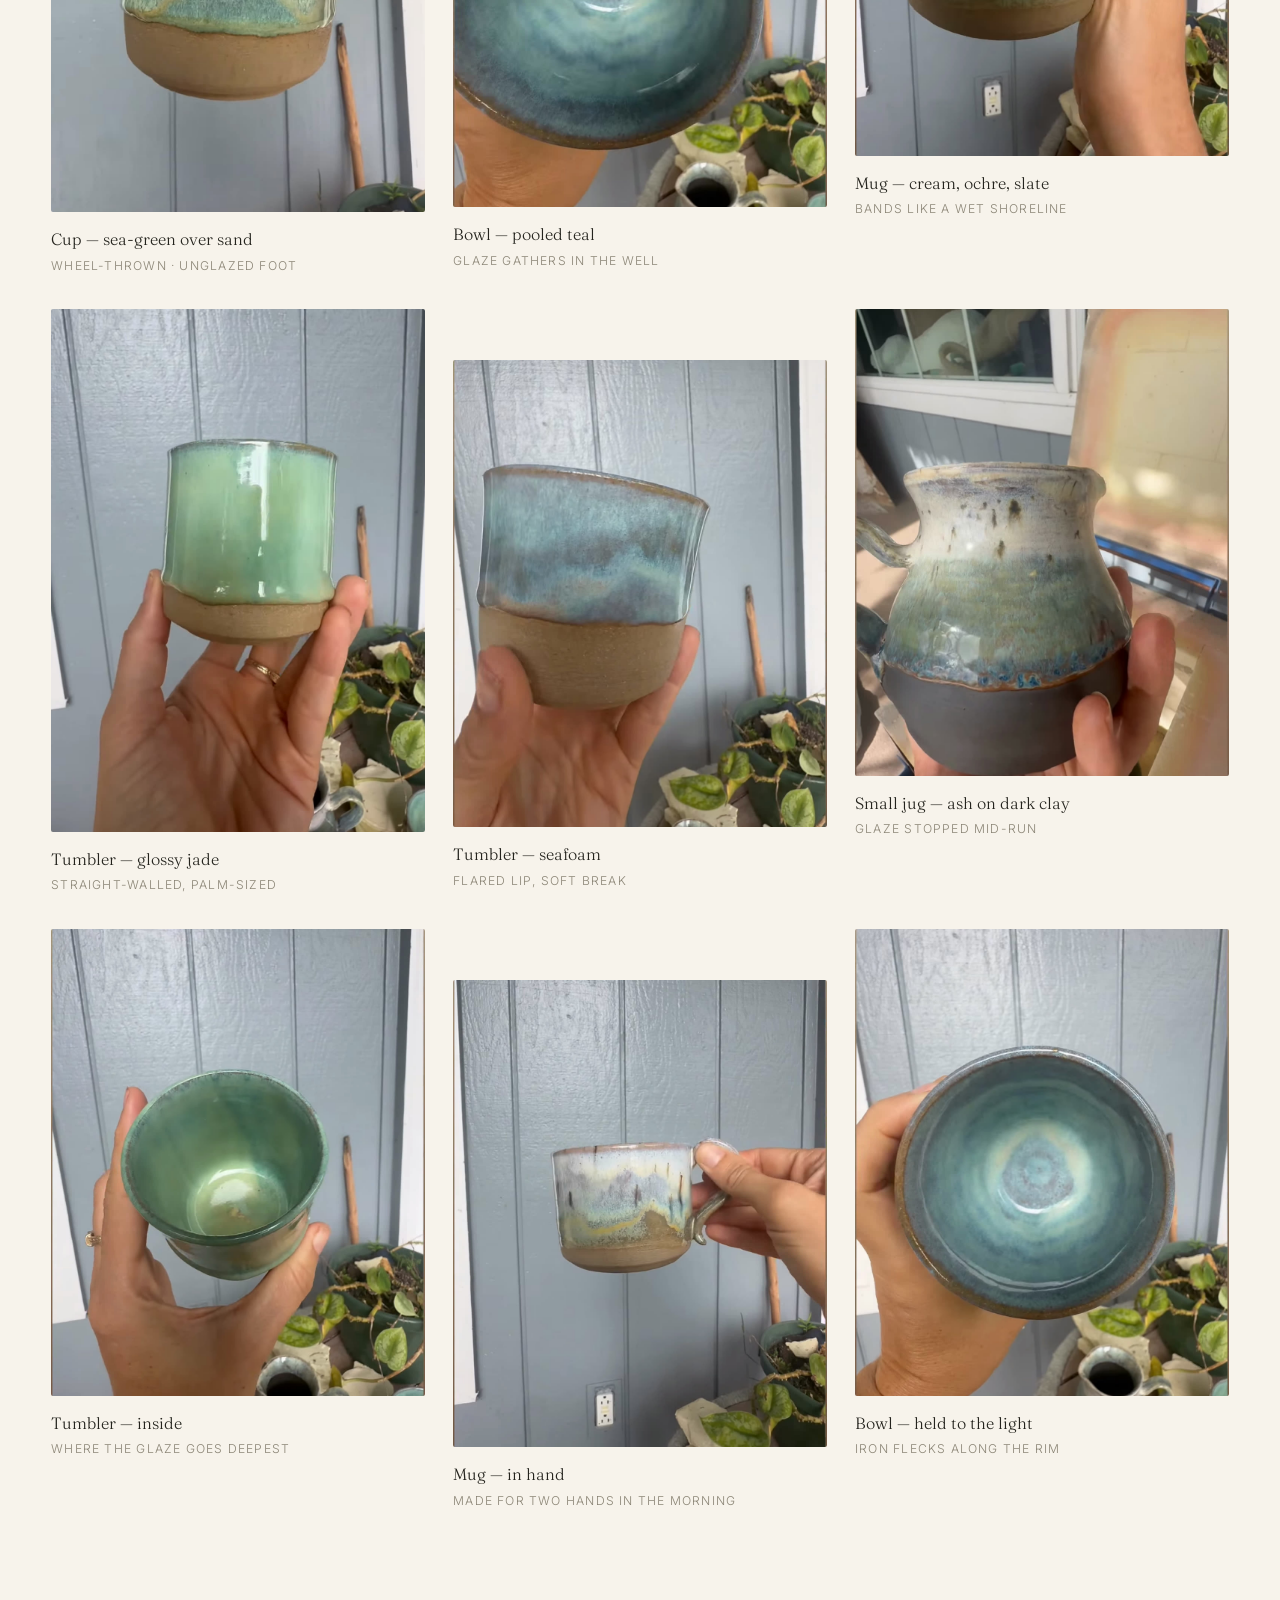
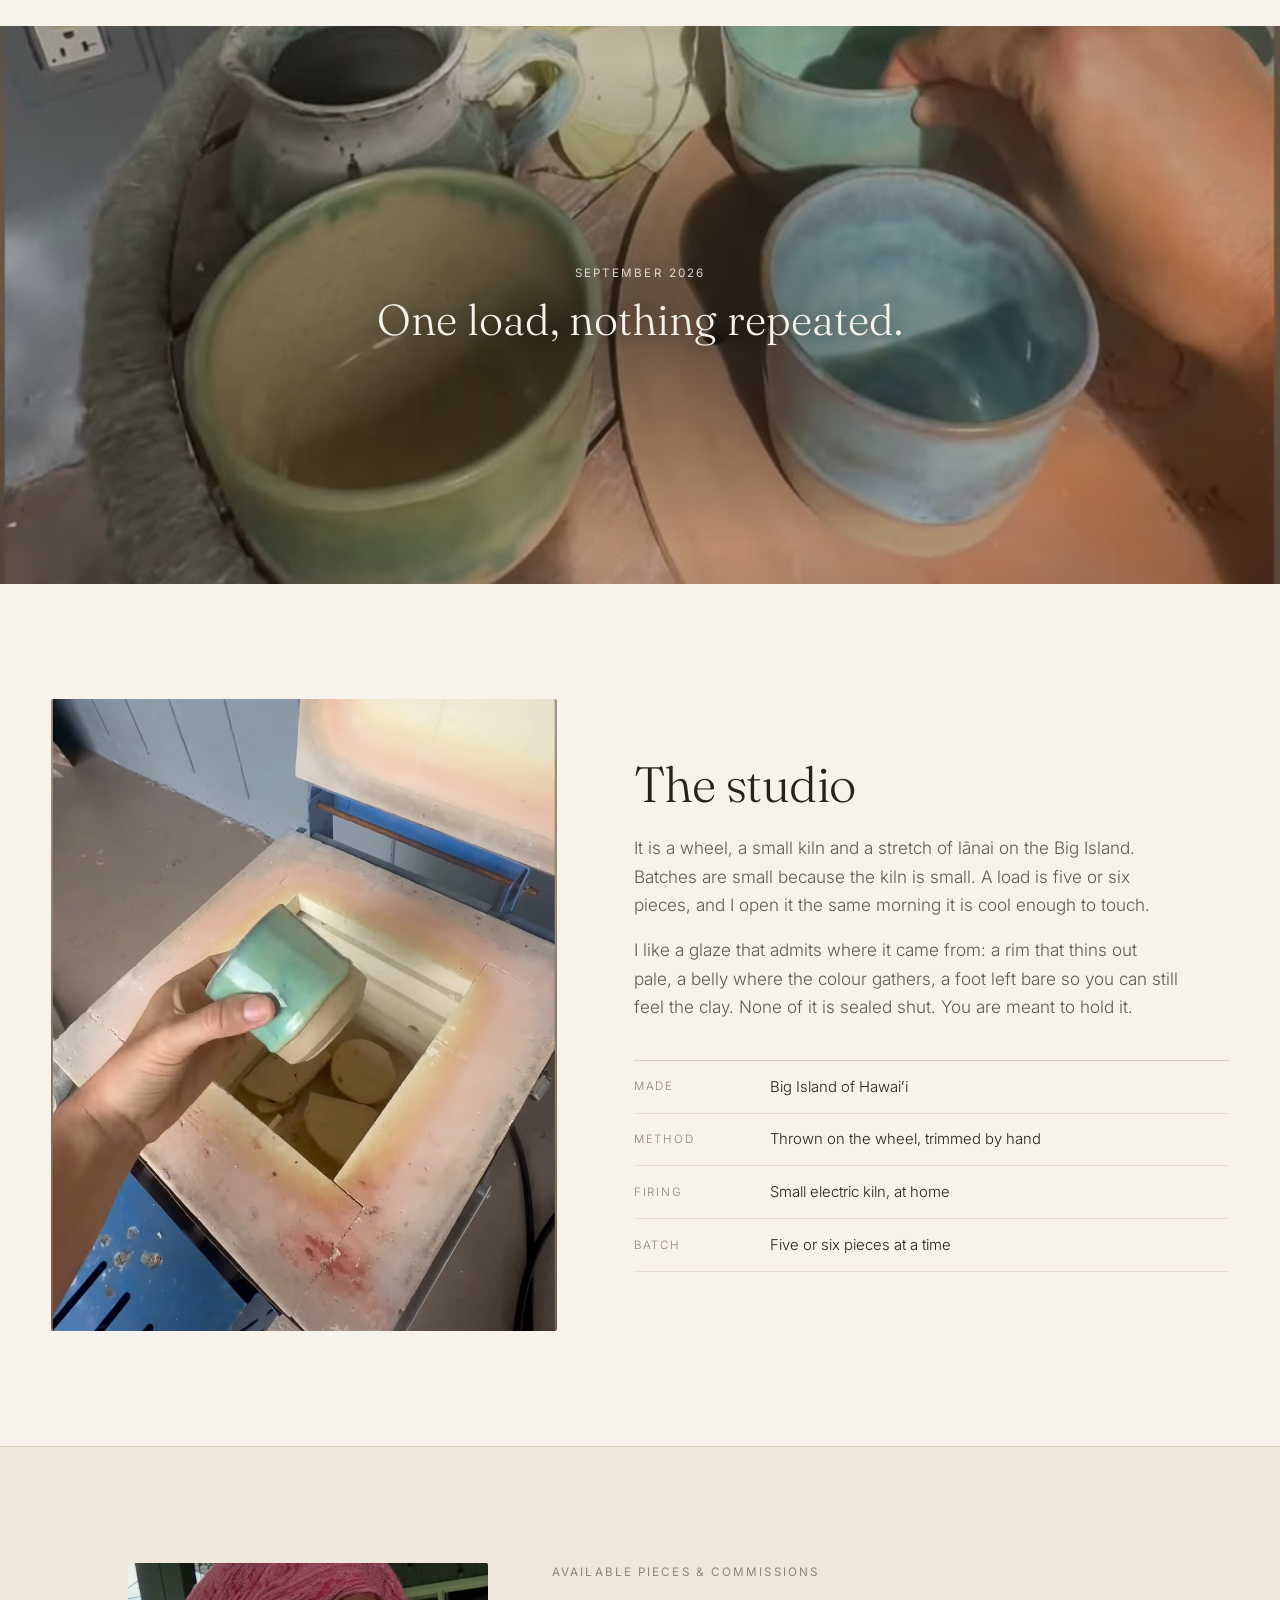
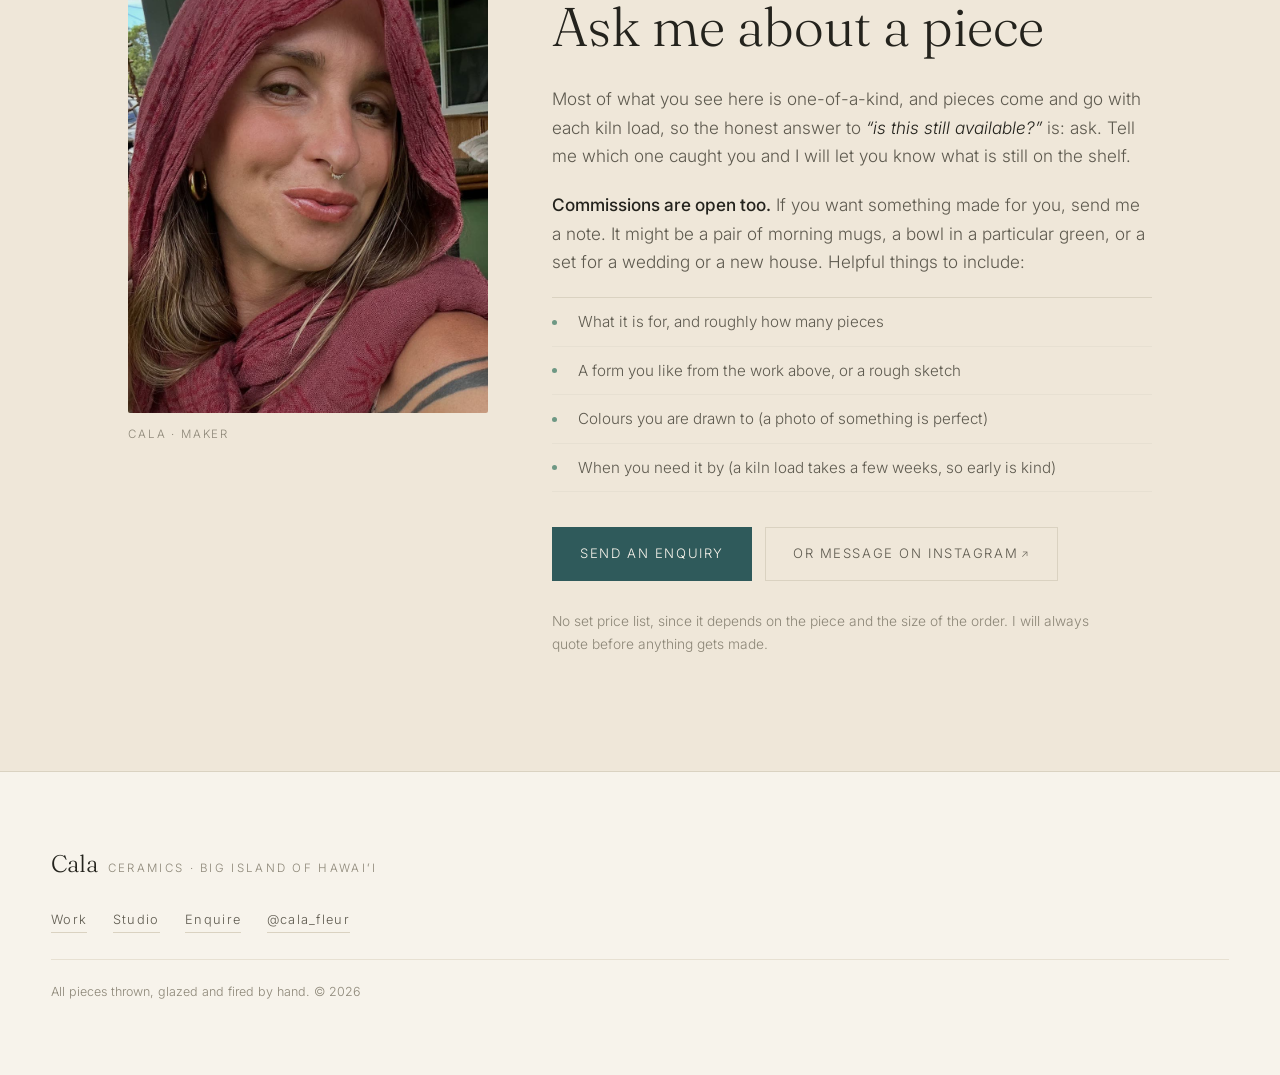
<file: cala/index.html>
<!DOCTYPE html>
<html lang="en">
<head>
<meta charset="utf-8">
<meta name="viewport" content="width=device-width, initial-scale=1">
<title>Cala's Ceramics</title>
<meta name="description" content="Small-batch wheel-thrown cups, mugs and bowls by Cala, made and fired on the Big Island of Hawai&#699;i. Pieces and commissions by enquiry.">

<link rel="canonical" href="https://cyrus.blog/cala/">
<meta property="og:title" content="Cala's Ceramics">
<meta property="og:description" content="Small-batch wheel-thrown pottery from the Big Island of Hawai&#699;i.">
<meta property="og:image" content="https://cyrus.blog/cala/images/hero.jpg">
<meta property="og:url" content="https://cyrus.blog/cala/">
<meta property="og:type" content="website">
<meta name="twitter:card" content="summary_large_image">

<link rel="icon" href="favicon.svg" type="image/svg+xml">
<link rel="preconnect" href="https://fonts.googleapis.com">
<link rel="preconnect" href="https://fonts.gstatic.com" crossorigin>
<link href="https://fonts.googleapis.com/css2?family=Fraunces:opsz,wght@9..144,300;9..144,400;9..144,500&family=Inter:wght@300;400;500&display=swap" rel="stylesheet">
<link rel="stylesheet" href="styles.css">
</head>

<body>

<a class="skip" href="#work">Skip to the work</a>

<header class="nav" id="nav">
  <a class="nav__mark" href="#top">
    <span class="nav__mark-name">Cala</span>
    <span class="nav__mark-sub">Ceramics</span>
  </a>
  <nav class="nav__links" aria-label="Primary">
    <a href="#work">Work</a>
    <a href="#studio">Studio</a>
    <a href="#enquire">Enquire</a>
    <a href="https://www.instagram.com/cala_fleur/" target="_blank" rel="noopener">Instagram<span class="ext" aria-hidden="true">↗</span></a>
  </nav>
</header>

<main id="top">

  <!-- ─────────────────────────────  HERO  ───────────────────────────── -->
  <section class="hero">
    <div class="hero__text">
      <p class="eyebrow">Wheel-thrown &middot; Big Island of Hawai&#699;i</p>
      <h1 class="hero__title">
        Learning the<br>language of<br><em>moss &amp; honey</em>
      </h1>
      <p class="hero__lede">
        Cups, mugs and bowls thrown one at a time and fired in a small
        kiln on the lānai. Every glaze is a guess that the fire settles,
        which is most of why I keep opening the lid.
      </p>
      <div class="hero__actions">
        <a class="btn" href="#work">See the work</a>
        <a class="btn btn--ghost" href="#enquire">Enquire &amp; commissions</a>
      </div>
    </div>

    <figure class="hero__figure">
      <img src="images/hero.jpg"
           alt="A sea-green glazed cup with a raw sandy clay foot, held in an open palm in front of a green plant."
           width="1400" height="1574">
      <figcaption>Fresh out of the kiln, September 2026</figcaption>
    </figure>
  </section>

  <!-- ─────────────────────────────  MARQUEE  ───────────────────────────── -->
  <div class="rule-band" aria-hidden="true">
    <span>thrown</span><i></i>
    <span>trimmed</span><i></i>
    <span>dried slow</span><i></i>
    <span>bisque</span><i></i>
    <span>glazed</span><i></i>
    <span>fired</span><i></i>
    <span>opened</span>
  </div>

  <!-- ─────────────────────────────  WORK  ───────────────────────────── -->
  <section class="section" id="work">
    <div class="section__head">
      <h2 class="section__title">The work</h2>
      <p class="section__note">
        Everything here came out of one kiln load. Pieces are one-of-a-kind.
        When a glaze breaks the way this batch did, it does not repeat exactly.
      </p>
    </div>

    <div class="gallery" id="gallery">

      <figure class="tile tile--tall" data-index="0">
        <button class="tile__btn" type="button" aria-label="Open larger view of the sea-green cup">
          <img src="images/celadon-mug.jpg" loading="lazy" width="1000" height="1250"
               alt="A cup glazed sea-green fading to a warm amber band above an unglazed sandy foot.">
        </button>
        <figcaption>
          <span class="tile__name">Cup — sea-green over sand</span>
          <span class="tile__meta">Wheel-thrown &middot; unglazed foot</span>
        </figcaption>
      </figure>

      <figure class="tile" data-index="1">
        <button class="tile__btn" type="button" aria-label="Open larger view of the pooled teal bowl">
          <img src="images/tidepool-bowl.jpg" loading="lazy" width="1000" height="1250"
               alt="Looking down into a bowl with a deep teal glaze that pools and mottles toward the centre.">
        </button>
        <figcaption>
          <span class="tile__name">Bowl — pooled teal</span>
          <span class="tile__meta">Glaze gathers in the well</span>
        </figcaption>
      </figure>

      <figure class="tile" data-index="2">
        <button class="tile__btn" type="button" aria-label="Open larger view of the banded mug">
          <img src="images/shoreline-mug.jpg" loading="lazy" width="1000" height="1250"
               alt="A wide mug banded in cream, ochre and slate blue above a raw clay base.">
        </button>
        <figcaption>
          <span class="tile__name">Mug — cream, ochre, slate</span>
          <span class="tile__meta">Bands like a wet shoreline</span>
        </figcaption>
      </figure>

      <figure class="tile tile--tall" data-index="3">
        <button class="tile__btn" type="button" aria-label="Open larger view of the jade tumbler">
          <img src="images/jade-tumbler.jpg" loading="lazy" width="1000" height="1250"
               alt="A glossy jade-green tumbler with a straight wall and an unglazed sandy foot.">
        </button>
        <figcaption>
          <span class="tile__name">Tumbler — glossy jade</span>
          <span class="tile__meta">Straight-walled, palm-sized</span>
        </figcaption>
      </figure>

      <figure class="tile" data-index="4">
        <button class="tile__btn" type="button" aria-label="Open larger view of the seafoam tumbler">
          <img src="images/seafoam-tumbler.jpg" loading="lazy" width="1000" height="1250"
               alt="A flared tumbler in soft seafoam and dusty blue over a wide band of bare clay.">
        </button>
        <figcaption>
          <span class="tile__name">Tumbler — seafoam</span>
          <span class="tile__meta">Flared lip, soft break</span>
        </figcaption>
      </figure>

      <figure class="tile" data-index="5">
        <button class="tile__btn" type="button" aria-label="Open larger view of the small jug">
          <img src="images/stone-jug.jpg" loading="lazy" width="1000" height="1250"
               alt="A small bellied jug in dark clay with a thick ash-white glaze running down over it.">
        </button>
        <figcaption>
          <span class="tile__name">Small jug — ash on dark clay</span>
          <span class="tile__meta">Glaze stopped mid-run</span>
        </figcaption>
      </figure>

      <figure class="tile" data-index="6">
        <button class="tile__btn" type="button" aria-label="Open larger view of the tumbler interior">
          <img src="images/jade-interior.jpg" loading="lazy" width="1000" height="1250"
               alt="A tumbler tipped toward the camera so the glossy jade interior catches the light.">
        </button>
        <figcaption>
          <span class="tile__name">Tumbler — inside</span>
          <span class="tile__meta">Where the glaze goes deepest</span>
        </figcaption>
      </figure>

      <figure class="tile" data-index="7">
        <button class="tile__btn" type="button" aria-label="Open larger view of the banded mug in hand">
          <img src="images/shoreline-mug-held.jpg" loading="lazy" width="1000" height="1250"
               alt="The banded mug held by its handle, showing its scale against a hand.">
        </button>
        <figcaption>
          <span class="tile__name">Mug — in hand</span>
          <span class="tile__meta">Made for two hands in the morning</span>
        </figcaption>
      </figure>

      <figure class="tile" data-index="8">
        <button class="tile__btn" type="button" aria-label="Open larger view of the teal bowl held up">
          <img src="images/tidepool-bowl-alt.jpg" loading="lazy" width="1000" height="1250"
               alt="The teal bowl held up against a grey board-and-batten wall, other finished pots below.">
        </button>
        <figcaption>
          <span class="tile__name">Bowl — held to the light</span>
          <span class="tile__meta">Iron flecks along the rim</span>
        </figcaption>
      </figure>

    </div>
  </section>

  <!-- ─────────────────────────────  BATCH BAND  ───────────────────────────── -->
  <section class="band" aria-label="One kiln load">
    <img src="images/collection.jpg" loading="lazy" width="1000" height="1250"
         alt="Five finished pieces grouped on a table outside: mugs, cups and a small bowl in greens, blues and cream.">
    <div class="band__caption">
      <p class="eyebrow">September 2026</p>
      <p class="band__line">One load, nothing repeated.</p>
    </div>
  </section>

  <!-- ─────────────────────────────  STUDIO  ───────────────────────────── -->
  <section class="section studio" id="studio">
    <figure class="studio__figure">
      <img src="images/kiln.jpg" loading="lazy" width="1000" height="1250"
           alt="A small electric kiln open on a lānai, a jade-glazed tumbler being lifted out, more pots still inside.">
    </figure>

    <div class="studio__text">
      <h2 class="section__title">The studio</h2>
      <p>
        It is a wheel, a small kiln and a stretch of lānai on the Big Island.
        Batches are small because the kiln is small. A load is five or six
        pieces, and I open it the same morning it is cool enough to touch.
      </p>
      <p>
        I like a glaze that admits where it came from: a rim that thins out
        pale, a belly where the colour gathers, a foot left bare so you can
        still feel the clay. None of it is sealed shut. You are meant to hold it.
      </p>
      <ul class="facts">
        <li><span>Made</span> Big Island of Hawai&#699;i</li>
        <li><span>Method</span> Thrown on the wheel, trimmed by hand</li>
        <li><span>Firing</span> Small electric kiln, at home</li>
        <li><span>Batch</span> Five or six pieces at a time</li>
      </ul>
    </div>
  </section>

  <!-- ─────────────────────────────  ENQUIRE  ───────────────────────────── -->
  <section class="section enquire" id="enquire">
    <div class="enquire__inner">

      <figure class="enquire__portrait">
        <img src="images/cala.jpg" loading="lazy" width="900" height="1125"
             alt="Cala, in a rose headscarf, outside her house on the Big Island.">
        <figcaption>Cala &middot; maker</figcaption>
      </figure>

      <div class="enquire__text">
      <p class="eyebrow">Available pieces &amp; commissions</p>
      <h2 class="enquire__title">Ask me about a piece</h2>

      <p class="enquire__body">
        Most of what you see here is one-of-a-kind, and pieces come and go with
        each kiln load, so the honest answer to <em>“is this still available?”</em>
        is: ask. Tell me which one caught you and I will let you know what is
        still on the shelf.
      </p>

      <p class="enquire__body">
        <strong>Commissions are open too.</strong> If you want something made for
        you, send me a note. It might be a pair of morning mugs, a bowl in a
        particular green, or a set for a wedding or a new house. Helpful things
        to include:
      </p>

      <ul class="enquire__list">
        <li>What it is for, and roughly how many pieces</li>
        <li>A form you like from the work above, or a rough sketch</li>
        <li>Colours you are drawn to (a photo of something is perfect)</li>
        <li>When you need it by (a kiln load takes a few weeks, so early is kind)</li>
      </ul>

      <div class="enquire__actions">
        <a class="btn btn--solid" id="emailLink" href="#">Send an enquiry</a>
        <a class="btn btn--ghost" href="https://ig.me/m/cala_fleur" target="_blank" rel="noopener">
          Or message on Instagram<span class="ext" aria-hidden="true">↗</span>
        </a>
      </div>

      <p class="enquire__small">
        No set price list, since it depends on the piece and the size of the order.
        I will always quote before anything gets made.
      </p>
      </div>

    </div>
  </section>

</main>

<footer class="foot">
  <div class="foot__mark">
    <span class="foot__name">Cala</span>
    <span class="foot__sub">Ceramics &middot; Big Island of Hawai&#699;i</span>
  </div>
  <nav class="foot__links" aria-label="Footer">
    <a href="#work">Work</a>
    <a href="#studio">Studio</a>
    <a href="#enquire">Enquire</a>
    <a href="https://www.instagram.com/cala_fleur/" target="_blank" rel="noopener">@cala_fleur</a>
  </nav>
  <p class="foot__fine">All pieces thrown, glazed and fired by hand. <span id="year"></span></p>
</footer>

<!-- ─────────────────────────────  LIGHTBOX  ───────────────────────────── -->
<div class="lb" id="lightbox" role="dialog" aria-modal="true" aria-label="Enlarged image" hidden>
  <button class="lb__close" type="button" aria-label="Close">&times;</button>
  <button class="lb__nav lb__nav--prev" type="button" aria-label="Previous piece">&#8249;</button>
  <button class="lb__nav lb__nav--next" type="button" aria-label="Next piece">&#8250;</button>
  <figure class="lb__figure">
    <img id="lbImg" alt="">
    <figcaption id="lbCap"></figcaption>
  </figure>
</div>

<script src="script.js"></script>
</body>
</html>
</file>
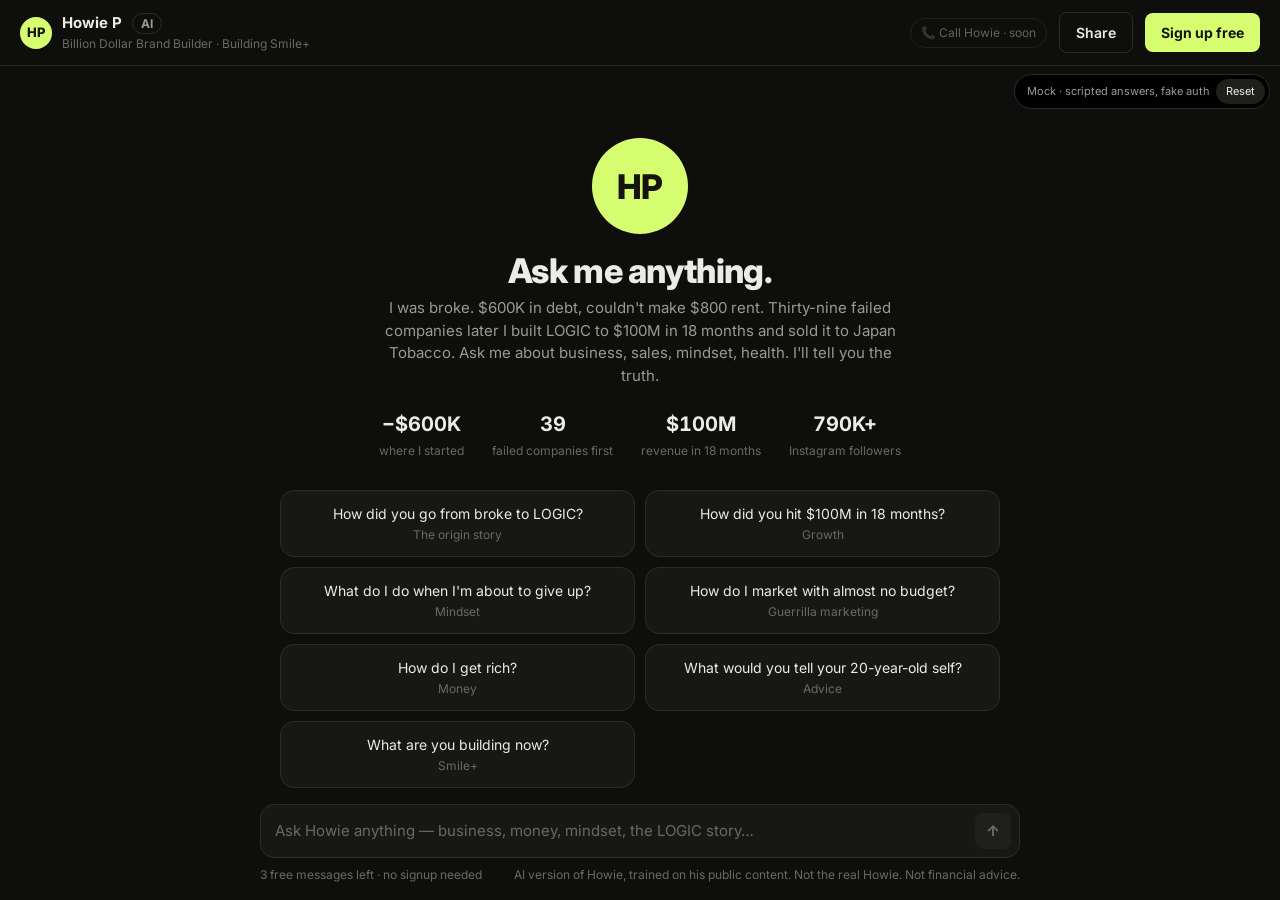
<file: howiep/index.html>
<!doctype html>
<html lang="en">
<head>
<meta charset="utf-8" />
<meta name="viewport" content="width=device-width, initial-scale=1" />
<meta name="robots" content="noindex, nofollow" />
<title>Ask Howie P — prototype</title>
<link href="https://fonts.googleapis.com/css2?family=Inter:wght@400;500;600;700;800&display=swap" rel="stylesheet">
<style>
  :root {
    --bg: #0e0e0c;
    --panel: #171714;
    --panel-2: #1f1f1b;
    --line: #2c2c27;
    --text: #ecebe6;
    --muted: #9b9a92;
    --faint: #6a6962;
    --accent: #d6fd70;
    --accent-ink: #16140f;
    --bot: #1f1f1b;
    --user: #ecebe6;
    --user-ink: #16140f;
    --warn: #f5b84a;
    --r-sm: 8px;
    --r-lg: 14px;
  }
  * { box-sizing: border-box; }
  html, body { margin: 0; height: 100%; background: var(--bg); color: var(--text);
    font: 15px/1.5 'Inter', system-ui, sans-serif; -webkit-font-smoothing: antialiased; }
  button { font: inherit; color: inherit; cursor: pointer; }
  input, textarea { font: inherit; color: inherit; }
  a { color: inherit; }

  .app { display: grid; grid-template-columns: 1fr; height: 100dvh; }
  .app.signed-in { grid-template-columns: 260px 1fr; }

  /* sidebar (signed-in only) */
  .sidebar { overflow: hidden; border-right: 1px solid var(--line); background: var(--panel);
    display: flex; flex-direction: column; min-width: 0; }
  .app:not(.signed-in) .sidebar { display: none; }
  .side-top { padding: 14px; display: flex; flex-direction: column; gap: 10px; }
  .btn-new { display: flex; align-items: center; gap: 8px; padding: 9px 12px; border-radius: var(--r-sm);
    border: 1px solid var(--line); background: transparent; text-align: left; }
  .btn-new:hover { background: var(--panel-2); }
  .side-label { font-size: 12px; color: var(--faint); padding: 8px 14px 4px; }
  .history { flex: 1; overflow-y: auto; padding: 0 8px; }
  .history button { display: block; width: 100%; text-align: left; padding: 8px 10px; border: 0;
    background: transparent; border-radius: var(--r-sm); color: var(--muted); font-size: 14px;
    white-space: nowrap; overflow: hidden; text-overflow: ellipsis; }
  .history button:hover, .history button.active { background: var(--panel-2); color: var(--text); }
  .side-foot { border-top: 1px solid var(--line); padding: 12px 14px; display: flex; align-items: center; gap: 10px; }
  .me-avatar { width: 30px; height: 30px; border-radius: 50%; background: var(--panel-2); border: 1px solid var(--line);
    display: grid; place-items: center; font-size: 12px; font-weight: 600; }
  .me-meta { flex: 1; min-width: 0; font-size: 13px; }
  .me-meta .plan { color: var(--faint); font-size: 12px; }
  .ghost { border: 0; background: transparent; color: var(--muted); padding: 6px 8px; border-radius: var(--r-sm); font-size: 13px; }
  .ghost:hover { color: var(--text); background: var(--panel-2); }

  /* main */
  .main { display: flex; flex-direction: column; min-width: 0; height: 100dvh; }
  .topbar { display: flex; align-items: center; gap: 12px; padding: 12px 20px; border-bottom: 1px solid var(--line); }
  .topbar .who { display: flex; align-items: center; gap: 10px; flex: 1; min-width: 0; }
  .avatar { border-radius: 50%; background: var(--accent); color: var(--accent-ink); display: grid; place-items: center;
    font-weight: 800; letter-spacing: -0.02em; flex-shrink: 0; }
  .avatar.sm { width: 32px; height: 32px; font-size: 13px; }
  .avatar.lg { width: 96px; height: 96px; font-size: 34px; }
  .who .name { font-weight: 700; }
  .who .sub { color: var(--faint); font-size: 12px; }
  .pill { font-size: 12px; color: var(--muted); border: 1px solid var(--line); padding: 5px 10px; border-radius: 999px; white-space: nowrap; }
  .pill.soon { opacity: .6; cursor: not-allowed; }
  .btn-primary { background: var(--accent); color: var(--accent-ink); border: 0; padding: 9px 16px; border-radius: var(--r-sm); font-weight: 700; font-size: 14px; }
  .btn-primary:hover { filter: brightness(.95); }
  .btn-secondary { background: transparent; border: 1px solid var(--line); padding: 9px 16px; border-radius: var(--r-sm); font-weight: 600; font-size: 14px; }
  .btn-secondary:hover { background: var(--panel-2); }

  .scroll { flex: 1; overflow-y: auto; }
  .thread { max-width: 760px; margin: 0 auto; padding: 24px 20px 12px; }

  /* hero (empty state) */
  .hero { text-align: center; padding: 48px 0 24px; }
  .hero .avatar { margin: 0 auto 18px; }
  .hero h1 { font-size: 34px; line-height: 1.1; margin: 0 0 8px; letter-spacing: -0.02em; font-weight: 800; }
  .hero .tag { color: var(--muted); max-width: 520px; margin: 0 auto; }
  .stats { display: flex; justify-content: center; gap: 28px; margin: 22px 0 6px; flex-wrap: wrap; }
  .stat b { display: block; font-size: 20px; font-variant-numeric: tabular-nums; }
  .stat span { font-size: 12px; color: var(--faint); }
  .chips { display: grid; grid-template-columns: repeat(2, minmax(0, 1fr)); gap: 10px; margin-top: 28px; text-align: left; }
  .chip { border: 1px solid var(--line); background: var(--panel); border-radius: var(--r-lg); padding: 12px 14px; font-size: 14px; color: var(--text); }
  .chip:hover { border-color: #45453d; background: var(--panel-2); }
  .chip small { display: block; color: var(--faint); font-size: 12px; margin-top: 2px; }

  /* messages */
  .msg { display: flex; gap: 12px; margin: 18px 0; }
  .msg.user { justify-content: flex-end; }
  .bubble { max-width: 82%; padding: 12px 16px; border-radius: var(--r-lg); white-space: pre-wrap; word-wrap: break-word; }
  .msg.bot .bubble { background: var(--bot); border: 1px solid var(--line); border-top-left-radius: 4px; }
  .msg.user .bubble { background: var(--user); color: var(--user-ink); border-top-right-radius: 4px; }
  .src { margin-top: 10px; padding-top: 8px; border-top: 1px solid var(--line); font-size: 12px; color: var(--faint); white-space: normal; }
  .src span { display: inline-block; border: 1px solid var(--line); border-radius: 999px; padding: 2px 8px; margin: 4px 4px 0 0; color: var(--muted); }
  .msg-actions { display: flex; gap: 2px; margin-top: 6px; }
  .msg-actions button { border: 0; background: transparent; color: var(--faint); font-size: 12px; padding: 4px 6px; border-radius: 6px; }
  .msg-actions button:hover { color: var(--text); background: var(--panel-2); }
  .typing { display: inline-flex; gap: 4px; padding: 4px 0; }
  .typing i { width: 6px; height: 6px; border-radius: 50%; background: var(--muted); animation: blink 1.2s infinite; }
  .typing i:nth-child(2) { animation-delay: .2s; } .typing i:nth-child(3) { animation-delay: .4s; }
  @keyframes blink { 0%, 80%, 100% { opacity: .2 } 40% { opacity: 1 } }

  /* inline gate card */
  .gate-inline { border: 1px solid var(--line); background: var(--panel); border-radius: var(--r-lg); padding: 18px; margin: 18px 0; text-align: center; }
  .gate-inline p { margin: 0 0 12px; color: var(--muted); }
  .gate-inline b { color: var(--text); }

  /* composer */
  .composer-wrap { padding: 8px 20px 16px; }
  .composer { max-width: 760px; margin: 0 auto; display: flex; gap: 8px; align-items: flex-end;
    background: var(--panel); border: 1px solid var(--line); border-radius: var(--r-lg); padding: 8px 8px 8px 14px; }
  .composer:focus-within { border-color: #55554b; }
  .composer textarea { flex: 1; resize: none; border: 0; outline: 0; background: transparent; padding: 7px 0; max-height: 160px; line-height: 1.45; }
  .composer textarea::placeholder { color: var(--faint); }
  .send { width: 36px; height: 36px; border-radius: var(--r-sm); border: 0; background: var(--accent); color: var(--accent-ink); font-weight: 800; flex-shrink: 0; }
  .send:disabled { background: var(--panel-2); color: var(--faint); cursor: not-allowed; }
  .fine { max-width: 760px; margin: 8px auto 0; display: flex; justify-content: space-between; gap: 12px; font-size: 12px; color: var(--faint); flex-wrap: wrap; }
  .fine .left b { color: var(--warn); font-weight: 600; }

  /* modal */
  .scrim { position: fixed; inset: 0; background: rgba(0,0,0,.6); display: none; place-items: center; padding: 16px; z-index: 50; }
  .scrim.open { display: grid; }
  .modal { width: 100%; max-width: 420px; background: var(--panel); border: 1px solid var(--line); border-radius: var(--r-lg);
    padding: 28px; position: relative; box-shadow: 0 24px 60px rgba(0,0,0,.5); }
  .modal .x { position: absolute; top: 12px; right: 12px; }
  .modal h2 { margin: 12px 0 6px; font-size: 22px; letter-spacing: -0.01em; text-align: center; }
  .modal .lede { margin: 0 0 20px; color: var(--muted); text-align: center; font-size: 14px; }
  .modal .avatar { margin: 0 auto; }
  .sso { display: flex; flex-direction: column; gap: 10px; }
  .sso button { display: flex; align-items: center; justify-content: center; gap: 10px; padding: 11px; border-radius: var(--r-sm);
    border: 1px solid var(--line); background: var(--panel-2); font-weight: 600; font-size: 14px; }
  .sso button:hover { border-color: #45453d; }
  .or { display: flex; align-items: center; gap: 10px; color: var(--faint); font-size: 12px; margin: 16px 0; }
  .or::before, .or::after { content: ""; flex: 1; height: 1px; background: var(--line); }
  .field { display: flex; flex-direction: column; gap: 6px; margin-bottom: 12px; text-align: left; }
  .field label { font-size: 13px; color: var(--muted); }
  .field input, .field select { width: 100%; padding: 10px 12px; border-radius: var(--r-sm); border: 1px solid var(--line); background: var(--bg); color: var(--text); outline: 0; font: inherit; }
  .field input:focus, .field select:focus { border-color: #55554b; }
  .code-row { display: flex; gap: 8px; justify-content: center; margin-bottom: 16px; }
  .code-row input { width: 44px; height: 52px; text-align: center; font-size: 22px; font-weight: 700; border-radius: var(--r-sm); border: 1px solid var(--line); background: var(--bg); outline: 0; }
  .code-row input:focus { border-color: var(--accent); }
  .check { display: flex; gap: 10px; align-items: flex-start; font-size: 13px; color: var(--muted); margin: 6px 0 16px; text-align: left; }
  .check input { margin-top: 3px; accent-color: var(--accent); }
  .full { width: 100%; }
  .legal { font-size: 12px; color: var(--faint); text-align: center; margin-top: 16px; }
  .err { color: #ff8a7a; font-size: 13px; margin: -4px 0 10px; min-height: 1em; }
  .goals { display: grid; grid-template-columns: 1fr 1fr; gap: 8px; margin-bottom: 16px; }
  .goals button { border: 1px solid var(--line); background: var(--bg); border-radius: var(--r-sm); padding: 9px 10px; font-size: 13px; text-align: left; }
  .goals button.on { border-color: var(--accent); background: rgba(214,253,112,.08); }

  .proto { position: fixed; top: 74px; right: 10px; z-index: 60; display: flex; gap: 6px; align-items: center;
    background: #000; border: 1px solid var(--line); border-radius: 999px; padding: 4px 4px 4px 12px; font-size: 11px; color: var(--muted); }
  .proto button { border: 0; background: var(--panel-2); border-radius: 999px; padding: 4px 10px; font-size: 11px; color: var(--text); }

  @media (max-width: 760px) {
    .app.signed-in { grid-template-columns: 1fr; }
    .app.signed-in .sidebar { display: none; }
    .app.signed-in.drawer .sidebar { display: flex; position: fixed; inset: 0 25% 0 0; z-index: 40; }
    .chips { grid-template-columns: 1fr; }
    .hero h1 { font-size: 28px; }
    .topbar { padding: 10px 16px; }
    .thread, .composer-wrap { padding-left: 16px; padding-right: 16px; }
    .hide-sm, .who .sub { display: none; }
    .stats { gap: 18px; }
    .stat b { font-size: 17px; }
    .proto { top: auto; bottom: 8px; right: 8px; }
    .fine { font-size: 11px; }
    .bubble { max-width: 92%; }
  }
  @media (min-width: 761px) { .menu-btn { display: none; } }
</style>
</head>
<body>
<div class="app" id="app">
  <aside class="sidebar" id="sidebar">
    <div class="side-top">
      <button class="btn-new" id="newChat">＋ New chat</button>
    </div>
    <div class="side-label">Recent</div>
    <div class="history" id="history"></div>
    <div class="side-foot">
      <div class="me-avatar" id="meAvatar">?</div>
      <div class="me-meta"><div id="meName">—</div><div class="plan">Free · unlimited chat</div></div>
      <button class="ghost" id="signOut" title="Sign out">Sign out</button>
    </div>
  </aside>

  <main class="main">
    <header class="topbar">
      <button class="ghost menu-btn" id="menuBtn" aria-label="Menu">☰</button>
      <div class="who">
        <div class="avatar sm">HP</div>
        <div style="min-width:0">
          <div class="name">Howie P <span class="pill" style="margin-left:6px;padding:2px 8px">AI</span></div>
          <div class="sub">Billion Dollar Brand Builder · Building Smile+</div>
        </div>
      </div>
      <span class="pill soon hide-sm" title="Coming soon">📞 Call Howie · soon</span>
      <button class="btn-secondary hide-sm" id="shareBtn">Share</button>
      <button class="btn-primary" id="topSignIn">Sign up free</button>
    </header>

    <div class="scroll" id="scroll">
      <div class="thread" id="thread"></div>
    </div>

    <div class="composer-wrap">
      <form class="composer" id="composer">
        <textarea id="input" rows="1" placeholder="Ask Howie anything — business, money, mindset, the LOGIC story…"></textarea>
        <button class="send" id="send" type="submit" aria-label="Send" disabled>↑</button>
      </form>
      <div class="fine">
        <span class="left" id="quota"></span>
        <span>AI version of Howie, trained on his public content. Not the real Howie. Not financial advice.</span>
      </div>
    </div>
  </main>
</div>

<!-- auth modal -->
<div class="scrim" id="scrim" role="dialog" aria-modal="true">
  <div class="modal" id="modal"></div>
</div>

<div class="proto">Mock · scripted answers, fake auth
  <button id="resetAll">Reset</button>
</div>

<script>
/* ------------------------------------------------------------------ *
 * Ask Howie P — clickable mock. No backend: answers are scripted in   *
 * HOWIE_REPLIES and auth is simulated. See README.md for the flow and *
 * PERSONA.md for the voice spec the real model will be given.         *
 * ------------------------------------------------------------------ */

const FREE_ANON_MESSAGES = 3;

const SUGGESTIONS = [
  { q: "How did you go from broke to LOGIC?", s: "The origin story" },
  { q: "How did you hit $100M in 18 months?", s: "Growth" },
  { q: "What do I do when I'm about to give up?", s: "Mindset" },
  { q: "How do I market with almost no budget?", s: "Guerrilla marketing" },
  { q: "How do I get rich?", s: "Money" },
  { q: "What would you tell your 20-year-old self?", s: "Advice" },
  { q: "What are you building now?", s: "Smile+" },
];

// Scripted replies keyed by topic. `k` = keywords that trigger it (matched at
// word starts). Voice and facts follow PERSONA.md: his real IG captions, plus
// interviews and press. `src` is the "Drawn from" line under each answer.
const HOWIE_REPLIES = [
  {
    k: ["broke", "story", "start", "origin", "begin", "beginning", "logic", "divorce", "rock bottom", "debt", "rent"],
    src: ["IG bio", "Podcast: From Broke to Billions", "Authority Magazine interview"],
    a: `I was fucking broke. Not "tight this month" broke.

$600K in debt. Couldn't make $800 rent. Going through a divorce. Twenty-five years as a trainer and then Lifetime Fitness and Equinox open up around the corner and cut my business in half.

Thirty-nine companies failed before that. THIRTY-NINE.

Then I'm in Beverly Hills for a meeting with the Tapout guys .. totally different deal .. and the guy next to me lights up at the table. I hate cigarettes. I'm about to say something and he tells me it's electronic.

That was the moment.

I built LOGIC out of the back of my gym. $20K to $100M in 18 months. Number one in the US. Sold it to Japan Tobacco in 2015.

The lesson isn't the product. The lesson is the opportunity shows up when you're closest to quitting… you just have to be awake in the room.

What does your rock bottom look like right now?`,
  },
  {
    k: ["scale", "scaled", "100m", "100 million", "grow", "growth", "18 months", "revenue", "distribution", "outwork", "sales team", "selling", "sell more"],
    src: ["IG reel · Oct 3, 2026", "Authority Magazine interview"],
    a: `It's not sexy. Nobody wants to hear this part.

140 hours a week. Lanyard around my neck. Store to store to store with LOGIC.

We had a team of 7 going up against companies with thousands of guys .. and we OUTWORKED them. That's the secret. There is no secret.

What actually moved it:

Own one thing. We wanted to be THE brand on the counter. Not one of ten.

Get on the shelf, then fight for the shelf. Distribution is a war and you win it in person.

Every dollar goes back in. Most people scale their expenses before they scale their sales… flip it.

$20K to $100M in 18 months. That's what happens.

What are you selling? Tell me and I'll tell you where I'd start.`,
  },
  {
    k: ["give up", "quit", "quitting", "failing", "failure", "fail", "failed", "hard", "struggle", "depressed", "lost", "tired", "motivat"],
    src: ["IG reels · Oct 3, 2026", "School of Hard Knocks interview"],
    a: `Thirty-nine failed companies before LOGIC. I know what quitting feels like from the inside.

So hear me .. you WILL fail. Not if. When.

Some people dream. Some people FKN WORK. Loss after loss after loss… that's the price, and nobody gets to skip it.

When you want to quit, ask yourself one thing: am I done, or am I just tired? Tired you fix with sleep. Done you fix with a new plan, not a new dream.

And get your ass in the gym. At my lowest, the gym is what kept me sane.

Work. Fail. Learn. Repeat. Eventually the receipts show up.

What's going on? Talk to me.`,
  },
  {
    k: ["market", "marketing", "budget", "guerrilla", "ads", "brand", "branding", "advertis", "cheap", "no money", "content", "social media", "views", "followers"],
    src: ["IG reels · Oct 3, 2026", "Podcast: Billion Dollar Brand Builder"],
    a: `You don't need money. You need nerve.

LOGIC was guerrilla. Me in the store, shaking the hand, leaving product on the counter. Every single day.

Now? 100M views a month on my page and it's one guy. ONE. No agency, no army.

The playbook:

Be where your customer already is. Don't make them come find you.

Make the product the marketing. If people see it and ask "what is that?" .. you're winning. That's literally how I found e-cigs.

Post every day. I've put up close to 3,000 videos and deleted hundreds. The reps ARE the strategy.

Show up in person. Everybody's hiding behind a screen… walk in.

A brand isn't a logo. It's what people say about you when you leave the room.

What's your product? Give me the one-line pitch.`,
  },
  {
    k: ["think billions", "billions", "mindset", "abundance", "scarcity", "philosophy", "think big"],
    src: ["Think Billions Experience", "IG reel · Oct 3, 2026"],
    a: `Think Billions isn't about money. Let me say that first.

Most people live scared. They wake up protecting what they've got, so they play small and never swing.

Thinking billions means you ask "how big can this get?" before you ask "what if it doesn't work?"

And here's the thing about entrepreneurs… we walk into a room and we don't see what's finished. We see what needs fixing. I just built my dream house and I walk around it like a fucking home inspector. 😂 That's not a flaw. That's the engine.

The ideas that scale are the ones that make people's lives better. Enroll people in that and they'll run through walls with you.

So what would you build if you knew you couldn't fail?`,
  },
  {
    k: ["younger", "20-year-old", "20 year old", "advice", "young", "kid", "teen", "college"],
    src: ["IG reel · Oct 3, 2026", "School of Hard Knocks interview"],
    a: `Start earlier. Fail faster. Stop waiting for permission.

Everybody wants it handed to them on a silver platter now. That's not how the world works. Nobody's coming.

You figure it out by moving, not by planning.

Protect your health like it's your bank account… because it is.

And pick your circle. The people around you are pulling you toward your future or anchoring you to your past. There's no neutral.

The grind starts today. You with me or what?

How old are you, and what are you working on?`,
  },
  {
    k: ["idea", "business idea", "what business", "start a business", "startup", "which business", "entrepreneur", "side hustle"],
    src: ["IG reel · Oct 3, 2026", "Podcast interviews"],
    a: `The best ideas don't come from a whiteboard. They come from paying attention.

LOGIC came from a guy at a table in Beverly Hills. I wasn't looking for it .. I was awake to it.

My filter:

1. Does it make someone's life better? If not, it won't last.
2. Can you explain it in one sentence?
3. Will people pay before it's perfect?

Yes to all three? Stop thinking and start selling. Get ten people to pay you before you build anything.

There's no magic trick. No secret members group. It's your balls on the line, every single day.

Tell me what you're thinking about. I'll tell you the truth.`,
  },
  {
    k: ["health", "fitness", "workout", "stealth", "gym", "train", "exercise", "core", "plank", "longevity", "morning"],
    src: ["Stealth Fitness", "IG reels"],
    a: `Health is wealth. I'll say it till I'm gone.

I was a trainer for 25 years before I was anything else. That discipline built every company I ever had.

Mondays, Saturdays, holidays… doesn't matter. I just go. Gym first, then work.

That's why I built Stealth. Make fitness a game and people actually do it. Three minutes on the core trainer. No excuses.

Start small. Three minutes a day, every single day. Consistency beats intensity every time.

What does your morning look like?`,
  },
  {
    k: ["sell", "sold", "exit", "japan", "jt", "goldman", "acquisition", "acquire", "billion", "how much", "price"],
    src: ["Japan Tobacco press release, Apr 2015", "Podcast interviews"],
    a: `2015. Japan Tobacco bought LOGIC. Goldman Sachs ran the process. All cash.

I'm not getting into the number. Don't ask me again. 😂

What I'll tell you is what made it sellable: number one in the US, real distribution, and a brand that meant something.

Buyers don't buy ideas. They buy proof. Market share, cash flow, a team that runs without you.

Build like you're never going to sell. That's what makes it worth buying.

You building something to sell, or something to keep?`,
  },
  {
    k: ["invest", "investing", "stock", "crypto", "money", "rich", "wealth", "save", "real estate", "millionaire", "ferrari", "supercar"],
    src: ["IG reels · Oct 3, 2026", "Podcast interviews"],
    a: `First: I'm the AI version of Howie, and this isn't financial advice. Talk to a pro before you put real money anywhere.

Now .. how do you get rich? Everybody asks me like there's a trick.

There's no trick. Everybody wants it on a silver platter and nobody wants to dig in.

New Year's Eve 2012 I bought my first supercar. Red Ferrari 458 Spider. Thirty-nine failures and LOGIC came before that car. I wasn't broke when I bought it .. I'd already paid the price.

The car wasn't the success. The man I had to become to earn it was.

Make money first. Then protect it. Then grow it. In that order. Most people try to grow money they haven't made yet.

It's so easy to WIN when everybody else is lazy.

What are you doing today to make money?`,
  },
];

HOWIE_REPLIES.push({
  k: ["now", "working on", "smile", "current", "today", "these days", "next", "building", "energy"],
  src: ["IG bio", "IG reel · Oct 3, 2026", "Smile+"],
  a: `Smile+. That's where my energy goes right now. @getsmileplus

Here's what I saw: the way everybody gets their energy, the acidic drinks, the sugar .. it's wrecking their mouths and their confidence. Energy has to move past that.

And it's the complete opposite of LOGIC. LOGIC was store to store, counter by counter. Smile+ is direct to consumer. A whole new way of selling.

Same playbook though. Find the habit everybody already has and give them a better version of it.

Gym every day. Posting every day. Building every day. LFG.

What are you building?`,
});

// Guardrail: always own being the AI version (PERSONA.md › Guardrails).
HOWIE_REPLIES.push({
  k: ["really you", "actually you", "are you real", "is this real", "real howie", "is this howie", "are you ai", "are you a bot", "chatbot", "a bot"],
  src: ["Howie's public content"],
  a: `Real talk .. I'm the AI version of Howie.

I'm trained on his public stuff. His reels, his interviews, his story. The real Howie isn't sitting here typing this.

But everything I tell you comes from what he's actually said and done. No made-up shit.

Now what do you want to know?`,
});

const FALLBACK = {
  src: ["Howie's public content"],
  a: `Give me more than that. 😂

I want to give you a real answer, not some generic bullshit.

What are you building, where are you stuck, and what have you already tried?

Tell me like we're sitting across the table. Then we go to work.`,
};

/* ---------------- state ---------------- */
const store = {
  get(k, d) { try { const v = localStorage.getItem("howie:" + k); return v ? JSON.parse(v) : d; } catch { return d; } },
  set(k, v) { try { localStorage.setItem("howie:" + k, JSON.stringify(v)); } catch {} },
  clear() { try { Object.keys(localStorage).filter(k => k.startsWith("howie:")).forEach(k => localStorage.removeItem(k)); } catch {} },
};

let state = {
  user: store.get("user", null),            // { name, email, goal }
  anonCount: store.get("anonCount", 0),
  chats: store.get("chats", []),             // [{ id, title, messages: [{role, text, src}] }]
  activeId: null,
  busy: false,
  pendingQuestion: null,
};

const $ = (id) => document.getElementById(id);
const thread = $("thread"), input = $("input"), send = $("send"), scroll = $("scroll");

function activeChat() {
  let c = state.chats.find(c => c.id === state.activeId);
  if (!c) { c = { id: Date.now().toString(36), title: "New chat", messages: [] }; state.chats.unshift(c); state.activeId = c.id; }
  return c;
}
function persist() { store.set("chats", state.chats); store.set("anonCount", state.anonCount); store.set("user", state.user); }
function gated() { return !state.user && state.anonCount >= FREE_ANON_MESSAGES; }

/* ---------------- rendering ---------------- */
function esc(s) { return s.replace(/[&<>"]/g, c => ({ "&": "&amp;", "<": "&lt;", ">": "&gt;", '"': "&quot;" }[c])); }

function render() {
  $("app").classList.toggle("signed-in", !!state.user);
  $("topSignIn").style.display = state.user ? "none" : "";
  if (state.user) {
    $("meName").textContent = state.user.name || state.user.email;
    $("meAvatar").textContent = (state.user.name || state.user.email || "?").slice(0, 1).toUpperCase();
  }
  renderHistory();
  renderThread();
  renderQuota();
}

function renderHistory() {
  const h = $("history"); h.innerHTML = "";
  state.chats.filter(c => c.messages.length).forEach(c => {
    const b = document.createElement("button");
    b.textContent = c.title; b.className = c.id === state.activeId ? "active" : "";
    b.onclick = () => { state.activeId = c.id; $("app").classList.remove("drawer"); render(); };
    h.appendChild(b);
  });
}

function renderThread() {
  const c = state.chats.find(c => c.id === state.activeId);
  thread.innerHTML = "";
  if (!c || !c.messages.length) { thread.appendChild(hero()); return; }
  c.messages.forEach(m => thread.appendChild(bubble(m)));
  if (gated()) thread.appendChild(gateCard());
  scroll.scrollTop = scroll.scrollHeight;
}

function hero() {
  const d = document.createElement("div"); d.className = "hero";
  const greet = state.user?.name ? `What's up, ${esc(state.user.name.split(" ")[0])}.` : "Ask me anything.";
  d.innerHTML = `
    <div class="avatar lg">HP</div>
    <h1>${greet}</h1>
    <p class="tag">I was broke. $600K in debt, couldn't make $800 rent. Thirty-nine failed companies later I built LOGIC to $100M in 18 months and sold it to Japan Tobacco. Ask me about business, sales, mindset, health. I'll tell you the truth.</p>
    <div class="stats">
      <div class="stat"><b>−$600K</b><span>where I started</span></div>
      <div class="stat"><b>39</b><span>failed companies first</span></div>
      <div class="stat"><b>$100M</b><span>revenue in 18 months</span></div>
      <div class="stat"><b>790K+</b><span>Instagram followers</span></div>
    </div>
    <div class="chips"></div>`;
  const chips = d.querySelector(".chips");
  SUGGESTIONS.forEach(s => {
    const b = document.createElement("button"); b.className = "chip";
    b.innerHTML = `${esc(s.q)}<small>${esc(s.s)}</small>`;
    b.onclick = () => ask(s.q);
    chips.appendChild(b);
  });
  return d;
}

function bubble(m) {
  const row = document.createElement("div"); row.className = "msg " + m.role;
  if (m.role === "bot") {
    row.innerHTML = `<div class="avatar sm">HP</div><div style="min-width:0;max-width:82%"><div class="bubble" style="max-width:100%"></div></div>`;
    const b = row.querySelector(".bubble");
    if (m.typing) b.innerHTML = `<span class="typing"><i></i><i></i><i></i></span>`;
    else {
      b.textContent = m.text;
      if (m.src && !m.streaming) {
        const s = document.createElement("div"); s.className = "src";
        s.innerHTML = "Drawn from " + m.src.map(x => `<span>${esc(x)}</span>`).join("");
        b.appendChild(s);
        const a = document.createElement("div"); a.className = "msg-actions";
        a.innerHTML = `<button title="Copy">Copy</button><button title="Good answer">👍</button><button title="Not like Howie">👎</button>`;
        a.firstChild.onclick = () => navigator.clipboard?.writeText(m.text);
        row.lastChild.appendChild(a);
      }
    }
  } else {
    row.innerHTML = `<div class="bubble"></div>`;
    row.querySelector(".bubble").textContent = m.text;
  }
  return row;
}

function gateCard() {
  const d = document.createElement("div"); d.className = "gate-inline";
  d.innerHTML = `<p><b>You've used your ${FREE_ANON_MESSAGES} free messages.</b><br>Create a free account to keep talking with Howie. No card, takes 20 seconds.</p>`;
  const b = document.createElement("button"); b.className = "btn-primary"; b.textContent = "Keep chatting, free";
  b.onclick = () => openAuth("gate"); d.appendChild(b);
  return d;
}

function renderQuota() {
  const q = $("quota");
  if (state.user) { q.textContent = ""; return; }
  const left = Math.max(0, FREE_ANON_MESSAGES - state.anonCount);
  q.innerHTML = left > 0 ? `${left} free message${left === 1 ? "" : "s"} left · no signup needed` : `<b>Free messages used</b> · sign up free to continue`;
}

/* ---------------- chat ---------------- */
function pickReply(q) {
  const t = q.toLowerCase();
  let best = null, score = 0;
  // Word-start match, so "now" doesn't fire on "know" or "car" on "career".
  const hit = (k) => new RegExp("\\b" + k.replace(/[.*+?^${}()|[\]\\]/g, "\\$&")).test(t);
  for (const r of HOWIE_REPLIES) {
    const s = r.k.reduce((n, k) => n + (hit(k) ? k.length : 0), 0);
    if (s > score) { score = s; best = r; }
  }
  return best || FALLBACK;
}

async function ask(text) {
  text = text.trim();
  if (!text || state.busy) return;
  if (gated()) { state.pendingQuestion = text; openAuth("gate"); return; }

  const c = activeChat();
  if (!c.messages.length) c.title = text.length > 42 ? text.slice(0, 40) + "…" : text;
  c.messages.push({ role: "user", text });
  if (!state.user) state.anonCount++;
  input.value = ""; autosize(); send.disabled = true;

  const bot = { role: "bot", text: "", typing: true };
  c.messages.push(bot);
  state.busy = true; render();

  await sleep(700 + Math.random() * 600);
  const r = pickReply(text);
  bot.typing = false; bot.streaming = true;
  const words = r.a.split(/(\s+)/);
  for (let i = 0; i < words.length; i++) {
    bot.text += words[i];
    if (i % 3 === 0) { renderThread(); await sleep(18); }
  }
  bot.streaming = false; bot.src = r.src; delete bot.typing;
  state.busy = false; persist(); render();
  if (gated()) setTimeout(() => openAuth("gate"), 900);
}

const sleep = (ms) => new Promise(r => setTimeout(r, ms));

/* ---------------- auth flow (mock) ---------------- */
let authDraft = {};
function openAuth(reason) {
  authDraft = { reason };
  authStep("start");
  $("scrim").classList.add("open");
}
function closeAuth() { $("scrim").classList.remove("open"); }

function authStep(step) {
  const m = $("modal");
  const x = `<button class="ghost x" data-close aria-label="Close">✕</button>`;
  if (step === "start") {
    const headline = authDraft.reason === "gate" ? "Keep talking with Howie" : "Chat with Howie, free";
    m.innerHTML = `${x}
      <div class="avatar lg" style="width:64px;height:64px;font-size:22px">HP</div>
      <h2>${headline}</h2>
      <p class="lede">Free account. Unlimited chat, saved conversations, and Howie remembers what you're building.</p>
      <div class="sso">
        <button data-sso="Google"><b style="font-weight:800">G</b> Continue with Google</button>
        <button data-sso="Apple"> Continue with Apple</button>
      </div>
      <div class="or">or</div>
      <div class="field"><label for="email">Email</label><input id="email" type="email" placeholder="you@example.com" autocomplete="email"></div>
      <div class="err" id="err"></div>
      <button class="btn-primary full" id="emailGo">Continue with email</button>
      <p class="legal">By continuing you agree to the Terms and Privacy Policy. You're chatting with an AI, not the real Howie.</p>`;
    m.querySelectorAll("[data-sso]").forEach(b => b.onclick = () => {
      authDraft.email = `demo.user@${b.dataset.sso.toLowerCase()}.com`; authDraft.sso = true; authStep("profile");
    });
    $("emailGo").onclick = () => {
      const e = $("email").value.trim();
      if (!/^\S+@\S+\.\S+$/.test(e)) { $("err").textContent = "Enter a valid email."; return; }
      authDraft.email = e; authStep("code");
    };
    $("email").onkeydown = (e) => { if (e.key === "Enter") $("emailGo").click(); };
    setTimeout(() => $("email")?.focus(), 50);
  }
  if (step === "code") {
    m.innerHTML = `${x}
      <h2>Check your inbox</h2>
      <p class="lede">We sent a 6-digit code to <b style="color:var(--text)">${esc(authDraft.email)}</b>.<br><span style="color:var(--faint)">(Mock: type any 6 digits.)</span></p>
      <div class="code-row">${"<input inputmode='numeric' maxlength='1'>".repeat(6)}</div>
      <div class="err" id="err" style="text-align:center"></div>
      <button class="btn-primary full" id="codeGo">Verify</button>
      <p class="legal"><a href="#" id="back">Use a different email</a> · <a href="#" onclick="return false">Resend code</a></p>`;
    const boxes = [...m.querySelectorAll(".code-row input")];
    boxes.forEach((b, i) => {
      b.oninput = () => { b.value = b.value.replace(/\D/g, ""); if (b.value && boxes[i + 1]) boxes[i + 1].focus(); if (boxes.every(x => x.value)) $("codeGo").click(); };
      b.onkeydown = (e) => { if (e.key === "Backspace" && !b.value && boxes[i - 1]) boxes[i - 1].focus(); };
    });
    boxes[0].focus();
    $("codeGo").onclick = () => {
      if (!boxes.every(x => x.value)) { $("err").textContent = "Enter all 6 digits."; return; }
      authStep("profile");
    };
    $("back").onclick = (e) => { e.preventDefault(); authStep("start"); };
  }
  if (step === "profile") {
    const goals = ["Starting a business", "Scaling my business", "Marketing & brand", "Mindset & motivation", "Health & fitness", "Just curious"];
    m.innerHTML = `${x}
      <h2>One quick thing</h2>
      <p class="lede">So Howie can actually help, not give generic advice.</p>
      <div class="field"><label for="nm">First name</label><input id="nm" placeholder="Your name" autocomplete="given-name"></div>
      <div class="field"><label>What are you here for?</label></div>
      <div class="goals">${goals.map(g => `<button type="button">${g}</button>`).join("")}</div>
      <label class="check"><input type="checkbox" id="age"> I'm 18 or older and I understand this is an AI, not the real Howie.</label>
      <div class="err" id="err"></div>
      <button class="btn-primary full" id="profGo">Start chatting</button>`;
    m.querySelectorAll(".goals button").forEach(b => b.onclick = () => {
      m.querySelectorAll(".goals button").forEach(x => x.classList.remove("on")); b.classList.add("on"); authDraft.goal = b.textContent;
    });
    $("nm").focus();
    $("profGo").onclick = () => {
      const name = $("nm").value.trim();
      if (!name) { $("err").textContent = "What should Howie call you?"; return; }
      if (!$("age").checked) { $("err").textContent = "You need to be 18+ to chat."; return; }
      state.user = { name, email: authDraft.email, goal: authDraft.goal || null };
      persist(); closeAuth(); render();
      welcomeBack();
    };
  }
  m.querySelectorAll("[data-close]").forEach(b => b.onclick = closeAuth);
}

async function welcomeBack() {
  const c = activeChat();
  const first = state.user.name.split(" ")[0];
  const goalLine = state.user.goal && state.user.goal !== "Just curious"
    ? ` You're here for ${state.user.goal.toLowerCase()}. Good. That's where I live.`
    : "";
  c.messages.push({ role: "bot", text: `${first}! Welcome in.${goalLine}\n\nNo limits now. Ask me whatever you want .. LFG.`, src: null });
  persist(); render();
  if (state.pendingQuestion) { const q = state.pendingQuestion; state.pendingQuestion = null; await sleep(400); ask(q); }
}

/* ---------------- wiring ---------------- */
function autosize() { input.style.height = "auto"; input.style.height = Math.min(input.scrollHeight, 160) + "px"; }
input.addEventListener("input", () => { autosize(); send.disabled = !input.value.trim() || state.busy; });
input.addEventListener("keydown", (e) => { if (e.key === "Enter" && !e.shiftKey) { e.preventDefault(); ask(input.value); } });
$("composer").addEventListener("submit", (e) => { e.preventDefault(); ask(input.value); });
$("topSignIn").onclick = () => openAuth("top");
$("newChat").onclick = () => { state.activeId = null; $("app").classList.remove("drawer"); render(); input.focus(); };
$("signOut").onclick = () => { state.user = null; persist(); render(); };
$("menuBtn").onclick = () => { if (state.user) $("app").classList.toggle("drawer"); else openAuth("top"); };
$("shareBtn").onclick = () => { navigator.clipboard?.writeText(location.href); $("shareBtn").textContent = "Link copied"; setTimeout(() => $("shareBtn").textContent = "Share", 1500); };
$("scrim").addEventListener("click", (e) => { if (e.target.id === "scrim") closeAuth(); });
document.addEventListener("keydown", (e) => { if (e.key === "Escape") closeAuth(); });
$("resetAll").onclick = () => { store.clear(); location.reload(); };

state.activeId = state.chats[0]?.id ?? null;
render();
</script>
</body>
</html>
</file>
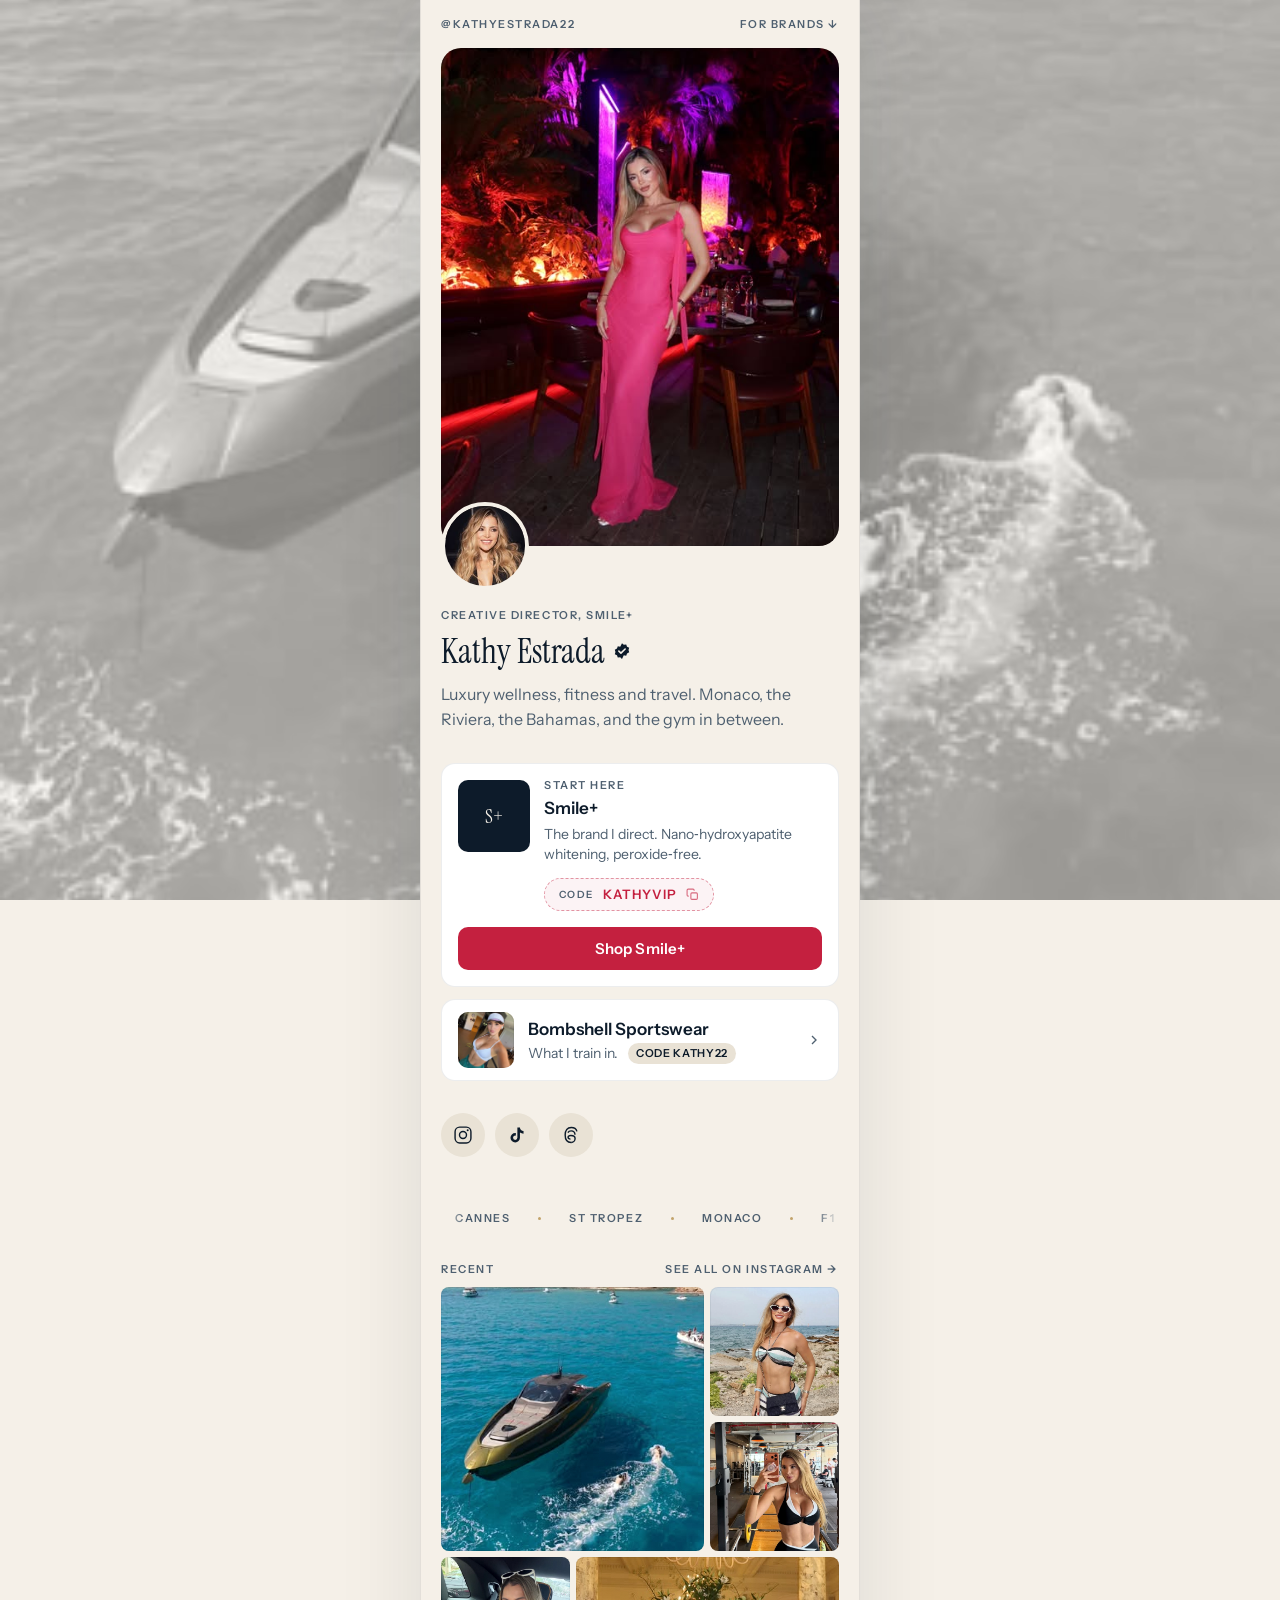
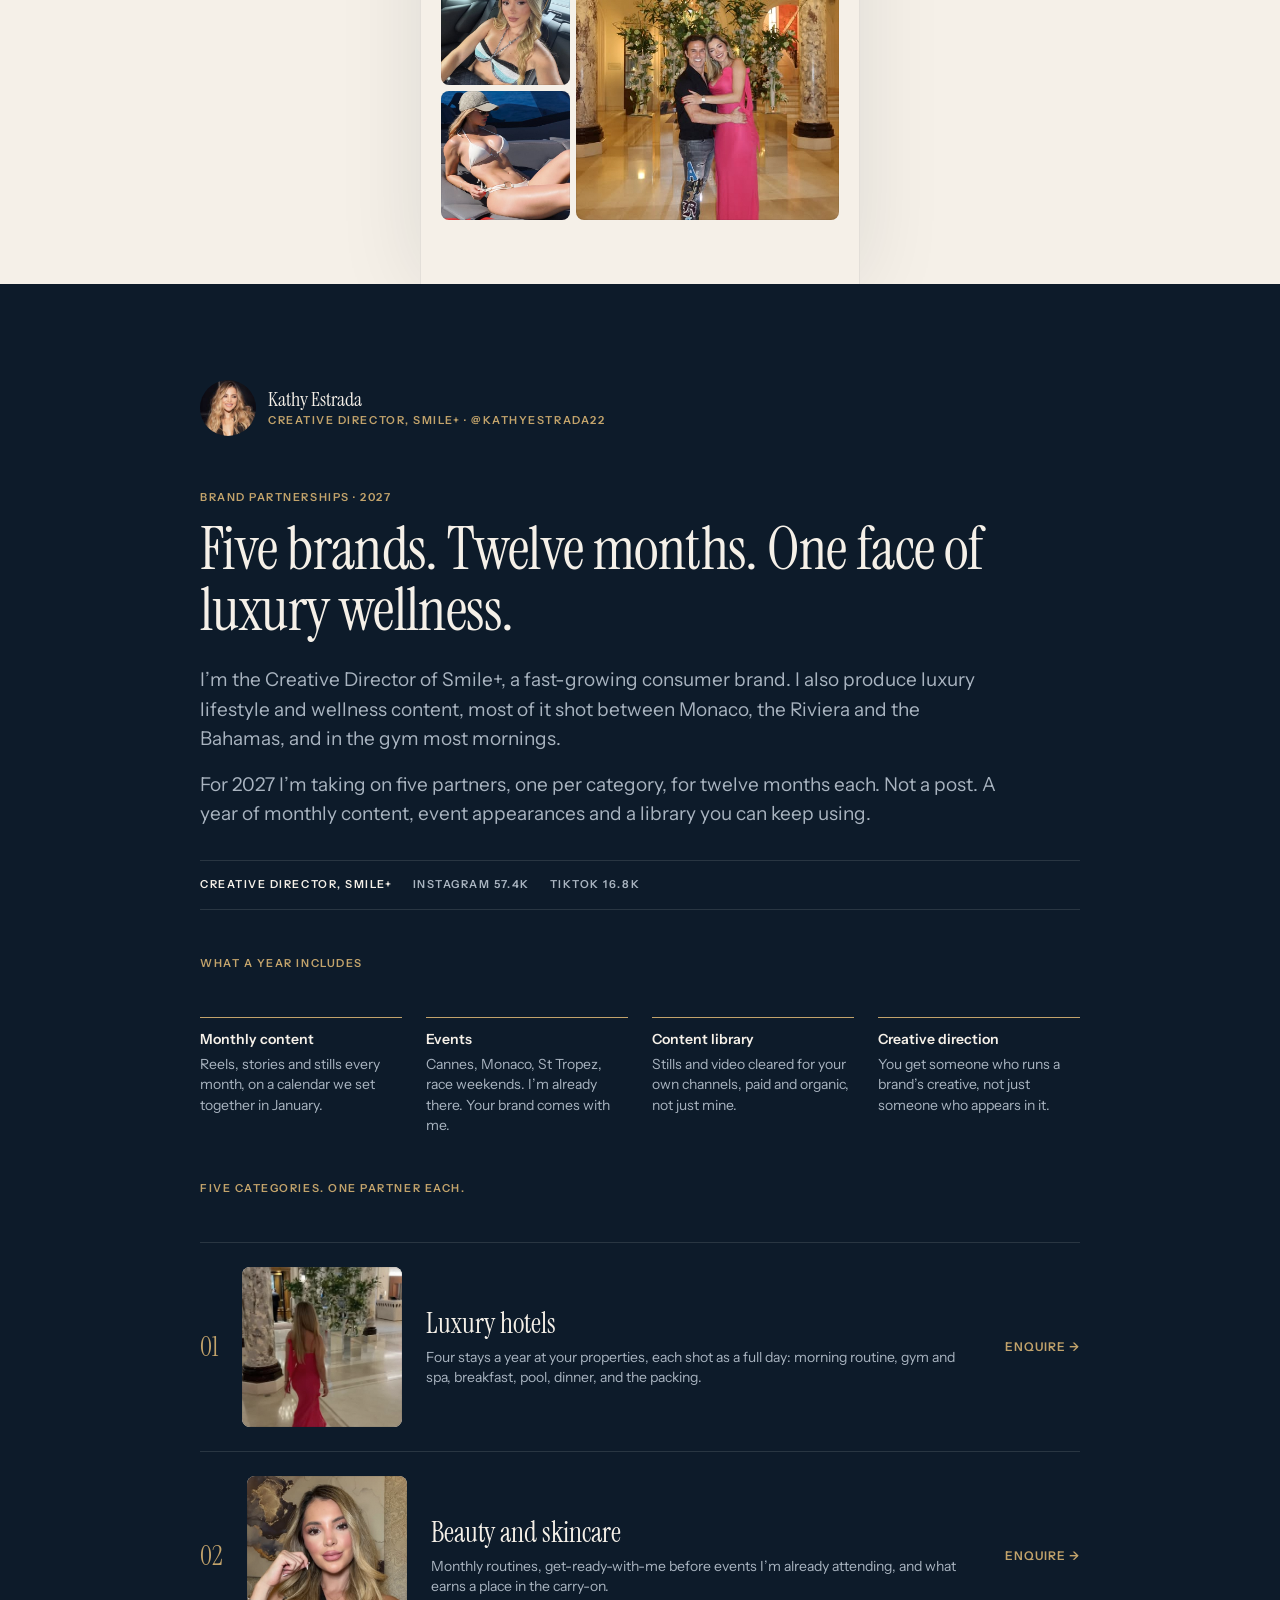
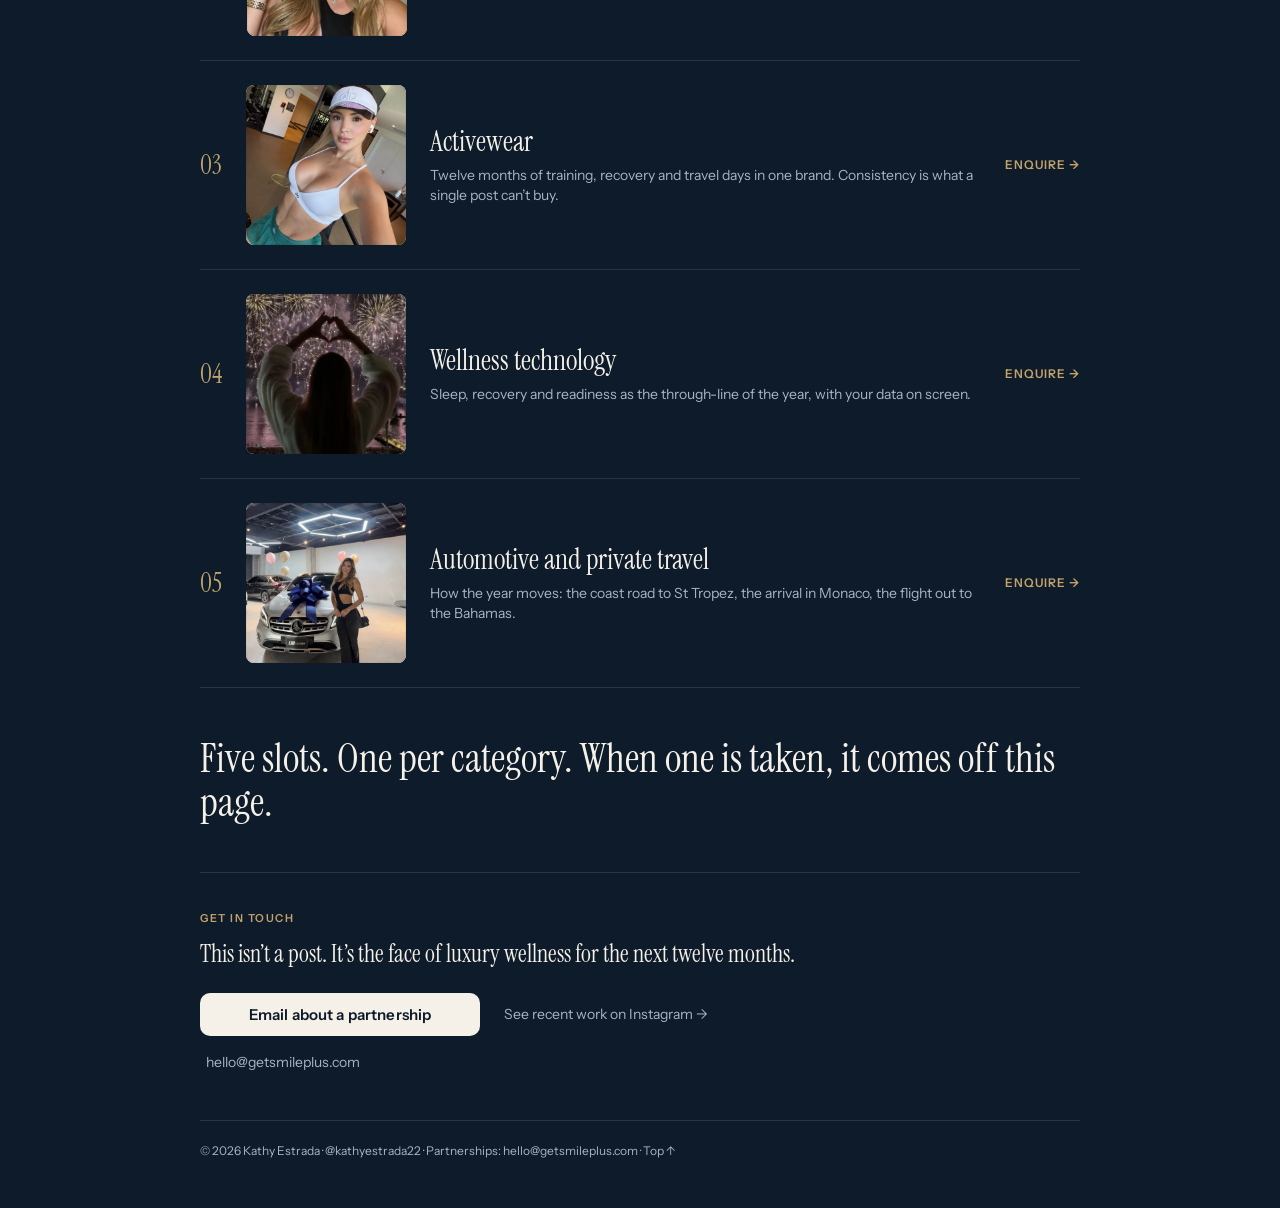
<file: kathy/index.html>
<!doctype html>
<html lang="en">
<head>
<meta charset="utf-8">
<meta name="viewport" content="width=device-width,initial-scale=1">
<title>Kathy Estrada | Creative Director, Smile+</title>
<meta name="description" content="Luxury wellness, fitness and travel content, and five annual brand partnerships for 2027.">
<meta name="theme-color" content="#F5F0E8">
<link rel="canonical" href="https://cyrus.blog/kathy/">
<!-- Staging URL. Delete the next line when this moves to its permanent domain. -->
<meta name="robots" content="noindex,follow">

<meta property="og:type" content="profile">
<meta property="og:title" content="Kathy Estrada | Creative Director, Smile+">
<meta property="og:description" content="Luxury wellness, fitness and travel content, and five annual brand partnerships for 2027.">
<meta property="og:url" content="https://cyrus.blog/kathy/">
<meta property="og:image" content="https://cyrus.blog/kathy/img/og.jpg">
<meta property="og:image:width" content="1200">
<meta property="og:image:height" content="630">
<meta name="twitter:card" content="summary_large_image">

<link rel="preconnect" href="https://fonts.googleapis.com">
<link rel="preconnect" href="https://fonts.gstatic.com" crossorigin>
<link rel="stylesheet" href="https://fonts.googleapis.com/css2?family=Instrument+Sans:wght@400;500;600&family=Instrument+Serif:ital@0;1&display=swap">
<link rel="stylesheet" href="style.css">
</head>
<body>

<div class="backdrop" aria-hidden="true">
  <img src="img/p05.jpg" alt="" loading="lazy" decoding="async">
</div>

<div class="fan">

  <header class="topbar">
    <a href="https://instagram.com/kathyestrada22" target="_blank" rel="noopener">@kathyestrada22</a>
    <a href="#partners">For brands &darr;</a>
  </header>

  <div class="hero-wrap">
    <div class="shot hero grain">
      <img src="img/p06.jpg" alt="Kathy Estrada in a floor-length gown at an evening venue" fetchpriority="high" decoding="async" width="480" height="600">
    </div>
    <div class="avatar">
      <img src="img/avatar.jpg" alt="" width="88" height="88" decoding="async">
    </div>
  </div>

  <main>
    <p class="eyebrow">Creative Director, Smile+</p>
    <h1 class="name">Kathy Estrada<svg width="18" height="18" viewBox="0 0 24 24" role="img" aria-label="Verified on Instagram"><title>Verified on Instagram</title><path fill="currentColor" d="M12 1.5l2.4 2.1 3.2-.4 1.1 3 2.9 1.4-.9 3.1.9 3.1-2.9 1.4-1.1 3-3.2-.4L12 22.5l-2.4-2.1-3.2.4-1.1-3-2.9-1.4.9-3.1-.9-3.1 2.9-1.4 1.1-3 3.2.4L12 1.5z"/><path fill="none" stroke="var(--ivory)" stroke-width="2.1" stroke-linecap="round" stroke-linejoin="round" d="M7.8 12.1l2.8 2.8 5.6-5.6"/></svg></h1>
    <p class="positioning">Luxury wellness, fitness and travel. Monaco, the Riviera, the Bahamas, and the gym in between.</p>

    <section class="card" aria-labelledby="smileplus">
      <div class="card-head">
        <div class="card-thumb fallback" aria-hidden="true">S+</div>
        <div>
          <p class="eyebrow" style="margin-bottom:6px">Start here</p>
          <h2 class="card-title" id="smileplus">Smile&#43;</h2>
          <p class="card-line">The brand I direct. Nano&#8209;hydroxyapatite whitening, peroxide&#8209;free.</p>
          <button class="code" type="button" data-copy="KATHYVIP" aria-label="Copy discount code KATHYVIP">
            <span class="lbl">CODE</span><span data-copy-label>KATHYVIP</span>
            <svg width="13" height="13" viewBox="0 0 24 24" fill="none" stroke="currentColor" stroke-width="2" aria-hidden="true"><rect x="9" y="9" width="12" height="12" rx="2"/><path d="M5 15H4a2 2 0 01-2-2V4a2 2 0 012-2h9a2 2 0 012 2v1"/></svg>
          </button>
        </div>
      </div>
      <a class="btn btn-primary" href="https://www.getsmileplus.com/KATHY93775" target="_blank" rel="noopener">Shop Smile&#43;</a>
    </section>

    <a class="row" href="https://www.bombshellsportswear.com/" target="_blank" rel="noopener">
      <div class="shot card-thumb"><img src="img/p01.jpg" alt="" loading="lazy" decoding="async"></div>
      <div>
        <div class="card-title" style="margin-bottom:2px">Bombshell Sportswear</div>
        <p class="card-line">What I train in. <span class="chip">CODE KATHY22</span></p>
      </div>
      <svg class="chev" width="16" height="16" viewBox="0 0 24 24" fill="none" stroke="currentColor" stroke-width="2" aria-hidden="true"><path d="M9 18l6-6-6-6"/></svg>
    </a>

    <nav class="socials" aria-label="Social profiles">
      <a href="https://instagram.com/kathyestrada22" target="_blank" rel="noopener" aria-label="Instagram">
        <svg width="20" height="20" viewBox="0 0 24 24" fill="none" stroke="currentColor" stroke-width="1.7" aria-hidden="true"><rect x="2.5" y="2.5" width="19" height="19" rx="5.5"/><circle cx="12" cy="12" r="4.2"/><circle cx="17.6" cy="6.4" r="1.2" fill="currentColor" stroke="none"/></svg>
      </a>
      <a href="https://www.tiktok.com/@kathyestrada_" target="_blank" rel="noopener" aria-label="TikTok">
        <svg width="20" height="20" viewBox="0 0 24 24" fill="currentColor" aria-hidden="true"><path d="M16.6 5.82A4.28 4.28 0 0115.54 3h-3.09v12.4a2.59 2.59 0 01-2.59 2.5 2.59 2.59 0 01-2.59-2.59 2.59 2.59 0 013.35-2.48V9.7a5.67 5.67 0 00-.76-.05A5.68 5.68 0 004.18 15.3 5.68 5.68 0 009.86 21a5.68 5.68 0 005.68-5.68V9.01a7.35 7.35 0 004.29 1.38V7.3a4.29 4.29 0 01-3.23-1.48z"/></svg>
      </a>
      <a href="https://www.threads.com/@kathyestrada22" target="_blank" rel="noopener" aria-label="Threads">
        <svg width="20" height="20" viewBox="0 0 24 24" fill="none" stroke="currentColor" stroke-width="1.7" aria-hidden="true"><path d="M16.8 11.6c-.1-3-1.8-4.6-4.6-4.6-1.8 0-3.2.8-3.9 2.2M12.2 21c-4.6 0-7.2-3-7.2-9s2.7-9 7.3-9c3.6 0 6 1.7 6.8 4.6"/><path d="M11.4 16.9c-1.8 0-2.9-.9-2.9-2.1 0-1.4 1.4-2.2 3.4-2.2 3 0 5 1.3 5 3.6 0 2.6-2.1 4.8-4.7 4.8"/></svg>
      </a>
    </nav>

    <div class="marquee" aria-hidden="true">
      <div class="marquee-track">
        <span>Cannes</span><span>St Tropez</span><span>Monaco</span><span>F1</span><span>World Cup</span><span>Bahamas</span><span>Turks &amp; Caicos</span><span>Palm Desert</span>
        <span>Cannes</span><span>St Tropez</span><span>Monaco</span><span>F1</span><span>World Cup</span><span>Bahamas</span><span>Turks &amp; Caicos</span><span>Palm Desert</span>
      </div>
    </div>

    <section aria-labelledby="recent">
      <div class="mosaic-head">
        <span id="recent">Recent</span>
        <a href="https://instagram.com/kathyestrada22" target="_blank" rel="noopener">See all on Instagram &rarr;</a>
      </div>
      <div class="mosaic">
        <a class="shot m1 grain" href="https://instagram.com/kathyestrada22" target="_blank" rel="noopener"><img src="img/p05.jpg" alt="Aerial view of a yacht anchored in a turquoise Mediterranean cove" loading="lazy" decoding="async"></a>
        <a class="shot m2 grain" href="https://instagram.com/kathyestrada22" target="_blank" rel="noopener"><img src="img/p09.jpg" alt="On the rocks at a beach in Cannes" loading="lazy" decoding="async"></a>
        <a class="shot m3 grain" href="https://instagram.com/kathyestrada22" target="_blank" rel="noopener"><img src="img/p02.jpg" alt="Training in the gym" loading="lazy" decoding="async"></a>
        <a class="shot m4 grain" href="https://instagram.com/kathyestrada22" target="_blank" rel="noopener"><img src="img/p10.jpg" alt="On the move between locations" loading="lazy" decoding="async"></a>
        <a class="shot m5 grain" href="https://instagram.com/kathyestrada22" target="_blank" rel="noopener"><img src="img/p12.jpg" alt="On deck in the Mediterranean" loading="lazy" decoding="async"></a>
        <a class="shot m6 grain" href="https://instagram.com/kathyestrada22" target="_blank" rel="noopener"><img src="img/p07.jpg" alt="In the lobby of a grand hotel" loading="lazy" decoding="async"></a>
      </div>
    </section>
  </main>
</div>

<!-- ─────────────── the seam ─────────────── -->

<section id="partners" aria-labelledby="partners-h">
<div class="band">

  <div class="byline">
    <div class="avatar"><img src="img/avatar.jpg" alt="" width="56" height="56" loading="lazy" decoding="async"></div>
    <div>
      <div class="byline-name">Kathy Estrada</div>
      <div class="byline-role">Creative Director, Smile&#43; &middot; @kathyestrada22</div>
    </div>
  </div>

  <p class="eyebrow-gold">Brand partnerships &middot; 2027</p>
  <h1 id="partners-h">Five brands. Twelve months. One face of luxury wellness.</h1>

  <div class="intro">
    <p>I&rsquo;m the Creative Director of Smile+, a fast-growing consumer brand. I also produce luxury lifestyle and wellness content, most of it shot between Monaco, the Riviera and the Bahamas, and in the gym most mornings.</p>
    <p>For 2027 I&rsquo;m taking on five partners, one per category, for twelve months each. Not a post. A year of monthly content, event appearances and a library you can keep using.</p>
  </div>

  <ul class="facts">
    <li>Creative Director, Smile&#43;</li>
    <li>Instagram 57.4K</li>
    <li>TikTok 16.8K</li>
  </ul>

  <h2 class="eyebrow-gold" style="margin-top:48px;margin-bottom:0">What a year includes</h2>
  <ul class="includes">
    <li><h3>Monthly content</h3><p>Reels, stories and stills every month, on a calendar we set together in January.</p></li>
    <li><h3>Events</h3><p>Cannes, Monaco, St Tropez, race weekends. I&rsquo;m already there. Your brand comes with me.</p></li>
    <li><h3>Content library</h3><p>Stills and video cleared for your own channels, paid and organic, not just mine.</p></li>
    <li><h3>Creative direction</h3><p>You get someone who runs a brand&rsquo;s creative, not just someone who appears in it.</p></li>
  </ul>

  <h2 class="eyebrow-gold" style="margin-top:48px;margin-bottom:0">Five categories. One partner each.</h2>
  <ul class="cats">
    <li>
      <span class="num">01</span>
      <div class="shot grain"><img src="img/p08.jpg" alt="" loading="lazy" decoding="async"></div>
      <div>
        <h3>Luxury hotels</h3>
        <p>Four stays a year at your properties, each shot as a full day: morning routine, gym and spa, breakfast, pool, dinner, and the packing.</p>
      </div>
      <a class="enquire" href="mailto:hello@getsmileplus.com?subject=2027%20partnership%3A%20Luxury%20hotels">Enquire &rarr;</a>
    </li>
    <li>
      <span class="num">02</span>
      <div class="shot grain"><img src="img/p04.jpg" alt="" loading="lazy" decoding="async"></div>
      <div>
        <h3>Beauty and skincare</h3>
        <p>Monthly routines, get-ready-with-me before events I&rsquo;m already attending, and what earns a place in the carry-on.</p>
      </div>
      <a class="enquire" href="mailto:hello@getsmileplus.com?subject=2027%20partnership%3A%20Beauty%20and%20skincare">Enquire &rarr;</a>
    </li>
    <li>
      <span class="num">03</span>
      <div class="shot grain"><img src="img/p01.jpg" alt="" loading="lazy" decoding="async"></div>
      <div>
        <h3>Activewear</h3>
        <p>Twelve months of training, recovery and travel days in one brand. Consistency is what a single post can&rsquo;t buy.</p>
      </div>
      <a class="enquire" href="mailto:hello@getsmileplus.com?subject=2027%20partnership%3A%20Activewear">Enquire &rarr;</a>
    </li>
    <li>
      <span class="num">04</span>
      <div class="shot grain"><img src="img/p11.jpg" alt="" loading="lazy" decoding="async"></div>
      <div>
        <h3>Wellness technology</h3>
        <p>Sleep, recovery and readiness as the through-line of the year, with your data on screen.</p>
      </div>
      <a class="enquire" href="mailto:hello@getsmileplus.com?subject=2027%20partnership%3A%20Wellness%20technology">Enquire &rarr;</a>
    </li>
    <li>
      <span class="num">05</span>
      <div class="shot grain"><img src="img/p03.jpg" alt="" loading="lazy" decoding="async"></div>
      <div>
        <h3>Automotive and private travel</h3>
        <p>How the year moves: the coast road to St Tropez, the arrival in Monaco, the flight out to the Bahamas.</p>
      </div>
      <a class="enquire" href="mailto:hello@getsmileplus.com?subject=2027%20partnership%3A%20Automotive%20and%20private%20travel">Enquire &rarr;</a>
    </li>
  </ul>

  <p class="scarcity">Five slots. One per category. When one is taken, it comes off this page.</p>

  <div class="close">
    <p class="eyebrow-gold">Get in touch</p>
    <p>This isn&rsquo;t a post. It&rsquo;s the face of luxury wellness for the next twelve months.</p>
    <div class="close-actions">
      <a class="btn btn-ivory" href="mailto:hello@getsmileplus.com?subject=2027%20partnership%3A%20Kathy%20Estrada">Email about a partnership</a>
      <a class="ghost" href="https://instagram.com/kathyestrada22" target="_blank" rel="noopener">See recent work on Instagram &rarr;</a>
    </div>
    <button class="mail" type="button" data-copy="hello@getsmileplus.com">hello@getsmileplus.com</button>
  </div>

  <footer>
    &copy; 2026 Kathy Estrada &middot;
    <a href="https://instagram.com/kathyestrada22" target="_blank" rel="noopener">@kathyestrada22</a> &middot;
    Partnerships: <a href="mailto:hello@getsmileplus.com">hello@getsmileplus.com</a> &middot;
    <a href="#top">Top &uarr;</a>
  </footer>

</div>
</section>

<script src="app.js"></script>
</body>
</html>
</file>
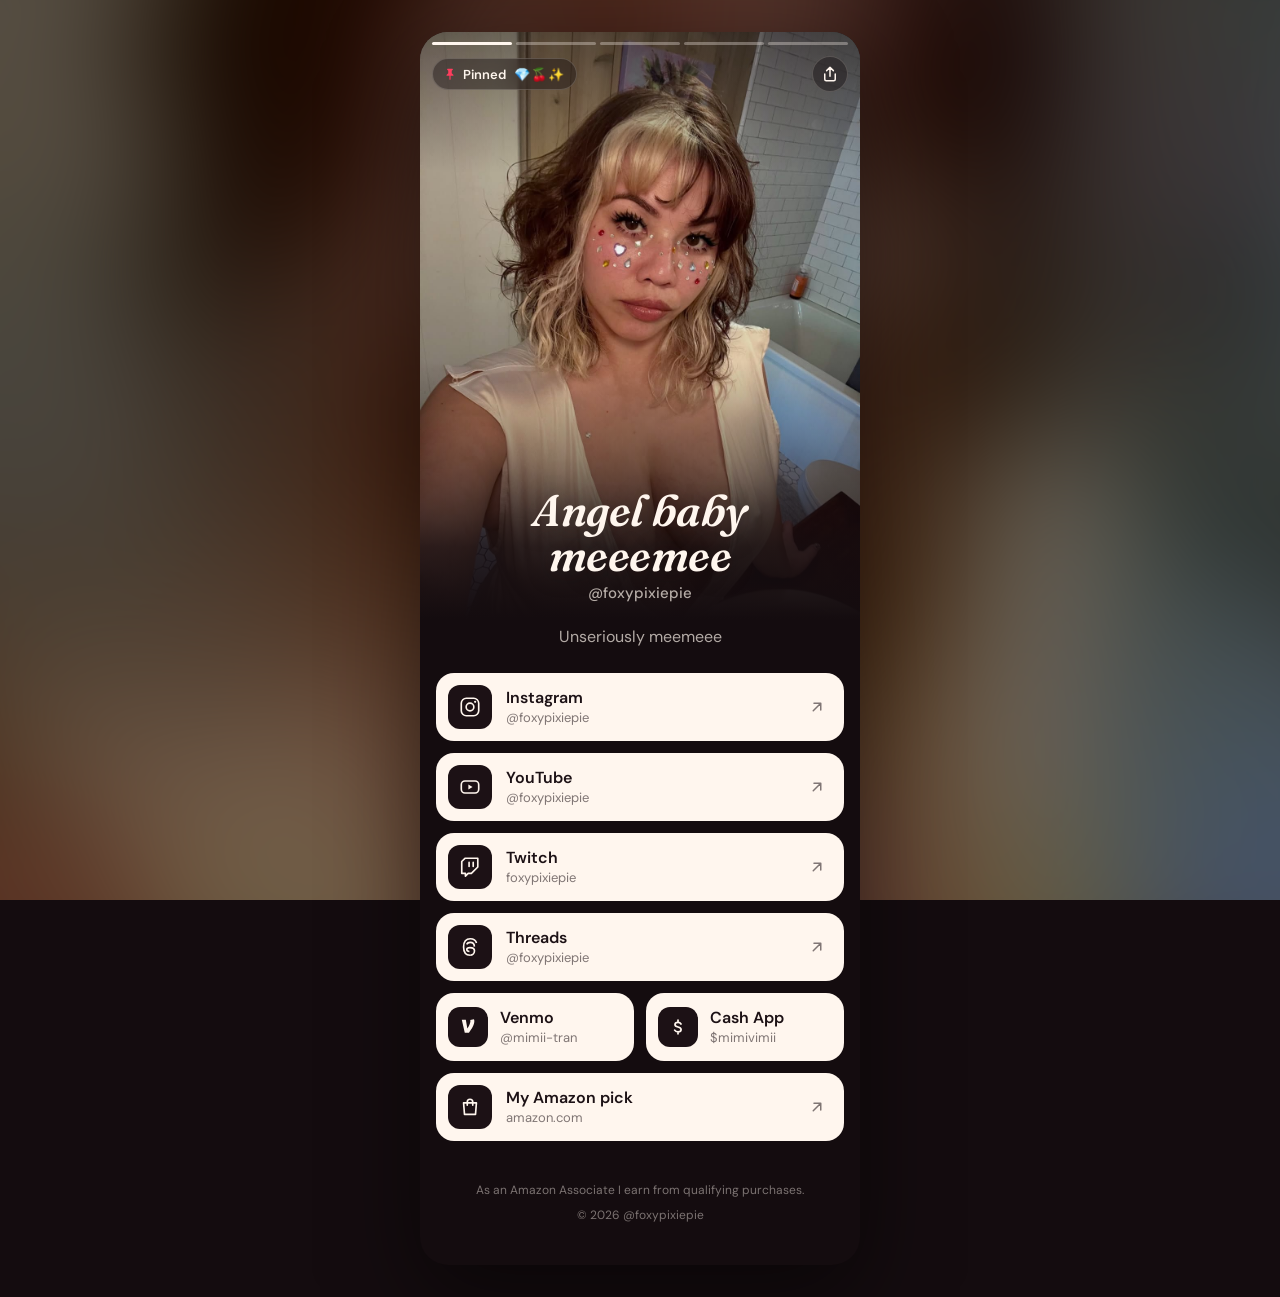
<file: mimilink/index.html>
<!doctype html>
<html lang="en">
<head>
<meta charset="utf-8">
<meta name="viewport" content="width=device-width,initial-scale=1">
<title>Angel baby meeemee (@foxypixiepie)</title>
<meta name="description" content="Unseriously meemeee 💎🍒✨ All of @foxypixiepie's links in one place.">
<meta name="theme-color" content="#140C0F">
<link rel="canonical" href="https://cyrus.blog/mimilink/">
<!-- Staging URL. Delete the next line when this moves to its permanent domain. -->
<meta name="robots" content="noindex,follow">
<link rel="icon" href="data:image/svg+xml,%3Csvg xmlns='http://www.w3.org/2000/svg' viewBox='0 0 100 100'%3E%3Ctext y='.9em' font-size='90'%3E%F0%9F%8D%92%3C/text%3E%3C/svg%3E">

<meta property="og:type" content="profile">
<meta property="og:title" content="Angel baby meeemee (@foxypixiepie)">
<meta property="og:description" content="Unseriously meemeee 💎🍒✨">
<meta property="og:url" content="https://cyrus.blog/mimilink/">
<meta property="og:image" content="https://cyrus.blog/mimilink/img/og.jpg">
<meta property="og:image:width" content="1200">
<meta property="og:image:height" content="630">
<meta property="og:image:alt" content="Angel baby meeemee, @foxypixiepie">
<meta name="twitter:card" content="summary_large_image">

<link rel="preconnect" href="https://fonts.googleapis.com">
<link rel="preconnect" href="https://fonts.gstatic.com" crossorigin>
<link rel="stylesheet" href="https://fonts.googleapis.com/css2?family=Fraunces:ital,opsz,wght,SOFT,WONK@1,9..144,600,100,1&family=DM+Sans:opsz,wght@9..40,400..700&display=swap">
<link rel="stylesheet" href="style.css">
</head>
<body>

<div class="backdrop" aria-hidden="true"></div>

<main class="page">

  <!-- The hero is her pinned post (instagram.com/p/Dd0AmHCDPC5, Sep 27 2026), all five slides. -->
  <section class="hero" aria-roledescription="carousel" aria-label="Pinned post, 5 photos">
    <div class="bars" aria-hidden="true"><span class="on"></span><span></span><span></span><span></span><span></span></div>

    <div class="hero-top">
      <a class="pill" href="https://www.instagram.com/p/Dd0AmHCDPC5/" target="_blank" rel="noopener" aria-label="Pinned post on Instagram">
        <svg width="14" height="14" viewBox="0 0 24 24" fill="currentColor" aria-hidden="true"><path d="M16 3a1 1 0 01.7 1.7L15 6.4v4.2l2.6 2.6a1 1 0 01-.7 1.8H13v6a1 1 0 01-2 0v-6H7.1a1 1 0 01-.7-1.8L9 10.6V6.4L7.3 4.7A1 1 0 018 3h8z"/></svg>
        Pinned <span class="cap" aria-hidden="true">💎🍒✨</span>
      </a>
      <button class="icon-btn share" type="button" aria-label="Share this page">
        <svg width="18" height="18" viewBox="0 0 24 24" fill="none" stroke="currentColor" stroke-width="2" stroke-linecap="round" stroke-linejoin="round" aria-hidden="true"><path d="M12 15V3M7.5 7.5L12 3l4.5 4.5"/><path d="M5 12v7a2 2 0 002 2h10a2 2 0 002-2v-7"/></svg>
      </button>
    </div>

    <div class="track" tabindex="0" aria-label="Photos. Use the arrow keys to move between them.">
      <figure class="slide" aria-roledescription="slide" aria-label="1 of 5">
        <img src="img/p1.jpg" alt="Selfie in a cream top with rhinestone gems across her cheeks" width="1080" height="1440" fetchpriority="high" decoding="async" draggable="false">
      </figure>
      <figure class="slide" aria-roledescription="slide" aria-label="2 of 5">
        <img src="img/p2.jpg" alt="Same set, tongue out" width="1080" height="1440" loading="lazy" decoding="async" draggable="false">
      </figure>
      <figure class="slide" aria-roledescription="slide" aria-label="3 of 5">
        <img src="img/p3.jpg" alt="Same set, smiling" width="1080" height="1440" loading="lazy" decoding="async" draggable="false">
      </figure>
      <figure class="slide" aria-roledescription="slide" aria-label="4 of 5">
        <img src="img/p4.jpg" alt="Same set, straight-faced" width="1080" height="1440" loading="lazy" decoding="async" draggable="false">
      </figure>
      <figure class="slide" aria-roledescription="slide" aria-label="5 of 5">
        <img src="img/p5.jpg" alt="Same set, head tilted" width="1080" height="1440" loading="lazy" decoding="async" draggable="false">
      </figure>
    </div>

    <button class="nav prev" type="button" aria-label="Previous photo">
      <svg width="18" height="18" viewBox="0 0 24 24" fill="none" stroke="currentColor" stroke-width="2.4" stroke-linecap="round" stroke-linejoin="round" aria-hidden="true"><path d="M15 18l-6-6 6-6"/></svg>
    </button>
    <button class="nav next" type="button" aria-label="Next photo">
      <svg width="18" height="18" viewBox="0 0 24 24" fill="none" stroke="currentColor" stroke-width="2.4" stroke-linecap="round" stroke-linejoin="round" aria-hidden="true"><path d="M9 18l6-6-6-6"/></svg>
    </button>

    <div class="hero-id">
      <h1 class="name">Angel baby meeemee</h1>
      <p class="handle">@foxypixiepie</p>
    </div>
  </section>

  <p class="bio">Unseriously meemeee</p>

  <nav class="links" aria-label="Links">
    <a class="link" href="https://www.instagram.com/foxypixiepie/" target="_blank" rel="noopener">
      <span class="link-icon" aria-hidden="true">
        <svg width="22" height="22" viewBox="0 0 24 24" fill="none" stroke="currentColor" stroke-width="1.8"><rect x="2.5" y="2.5" width="19" height="19" rx="5.5"/><circle cx="12" cy="12" r="4.2"/><circle cx="17.6" cy="6.4" r="1.2" fill="currentColor" stroke="none"/></svg>
      </span>
      <span class="link-text"><span class="link-title">Instagram</span><span class="link-sub">@foxypixiepie</span></span>
      <svg class="link-arrow" width="18" height="18" viewBox="0 0 24 24" fill="none" stroke="currentColor" stroke-width="2" stroke-linecap="round" stroke-linejoin="round" aria-hidden="true"><path d="M7 17L17 7M8 7h9v9"/></svg>
    </a>

    <!-- youtube.com/foxypixiepie 404s; the channel ("Meemee") lives at the @handle. -->
    <a class="link" href="https://www.youtube.com/@foxypixiepie" target="_blank" rel="noopener">
      <span class="link-icon" aria-hidden="true">
        <svg width="22" height="22" viewBox="0 0 24 24" fill="none" stroke="currentColor" stroke-width="1.8"><rect x="2.5" y="5.5" width="19" height="13" rx="4"/><path d="M10.2 9.3v5.4l4.6-2.7z" fill="currentColor" stroke="none"/></svg>
      </span>
      <span class="link-text"><span class="link-title">YouTube</span><span class="link-sub">@foxypixiepie</span></span>
      <svg class="link-arrow" width="18" height="18" viewBox="0 0 24 24" fill="none" stroke="currentColor" stroke-width="2" stroke-linecap="round" stroke-linejoin="round" aria-hidden="true"><path d="M7 17L17 7M8 7h9v9"/></svg>
    </a>

    <a class="link" href="https://www.twitch.tv/foxypixiepie" target="_blank" rel="noopener">
      <span class="link-icon" aria-hidden="true">
        <svg width="22" height="22" viewBox="0 0 24 24" fill="none" stroke="currentColor" stroke-width="1.8" stroke-linecap="round" stroke-linejoin="round"><path d="M6.5 2.5L3 6v13h4v3l3-3h3.5l7-7V2.5z"/><path d="M11 7v4.5M15.5 7v4.5"/></svg>
      </span>
      <span class="link-text"><span class="link-title">Twitch</span><span class="link-sub">foxypixiepie</span></span>
      <svg class="link-arrow" width="18" height="18" viewBox="0 0 24 24" fill="none" stroke="currentColor" stroke-width="2" stroke-linecap="round" stroke-linejoin="round" aria-hidden="true"><path d="M7 17L17 7M8 7h9v9"/></svg>
    </a>

    <a class="link" href="https://www.threads.com/@foxypixiepie" target="_blank" rel="noopener">
      <span class="link-icon" aria-hidden="true">
        <svg width="22" height="22" viewBox="0 0 24 24" fill="none" stroke="currentColor" stroke-width="1.8"><path d="M16.8 11.6c-.1-3-1.8-4.6-4.6-4.6-1.8 0-3.2.8-3.9 2.2M12.2 21c-4.6 0-7.2-3-7.2-9s2.7-9 7.3-9c3.6 0 6 1.7 6.8 4.6"/><path d="M11.4 16.9c-1.8 0-2.9-.9-2.9-2.1 0-1.4 1.4-2.2 3.4-2.2 3 0 5 1.3 5 3.6 0 2.6-2.1 4.8-4.7 4.8"/></svg>
      </span>
      <span class="link-text"><span class="link-title">Threads</span><span class="link-sub">@foxypixiepie</span></span>
      <svg class="link-arrow" width="18" height="18" viewBox="0 0 24 24" fill="none" stroke="currentColor" stroke-width="2" stroke-linecap="round" stroke-linejoin="round" aria-hidden="true"><path d="M7 17L17 7M8 7h9v9"/></svg>
    </a>

    <div class="link-pair">
      <a class="link link-sm" href="https://venmo.com/u/mimii-tran" target="_blank" rel="noopener">
        <span class="link-icon" aria-hidden="true">
          <svg width="23" height="23" viewBox="0 0 24 24" fill="currentColor"><path d="M5 5h4.2l1.6 9.2C12.4 11.6 14 8.4 14 6.5c0-.4-.1-.8-.2-1.2l3.9-.8c.3.6.4 1.3.4 2.1 0 3.4-2.9 8.3-5.6 11.9H8.1z"/></svg>
        </span>
        <span class="link-text"><span class="link-title">Venmo</span><span class="link-sub">@mimii-tran</span></span>
      </a>
      <a class="link link-sm" href="https://cash.app/$mimivimii" target="_blank" rel="noopener">
        <span class="link-icon" aria-hidden="true">
          <svg width="20" height="20" viewBox="0 0 24 24" fill="none" stroke="currentColor" stroke-width="2.1" stroke-linecap="round"><path d="M15.6 8.4c-.7-1.2-2-1.9-3.6-1.9-2.1 0-3.6 1.1-3.6 2.7 0 3.7 7.3 1.9 7.3 5.7 0 1.7-1.6 2.9-3.8 2.9-1.8 0-3.2-.8-3.9-2M12 3.8v2.7M12 17.8v2.4"/></svg>
        </span>
        <span class="link-text"><span class="link-title">Cash App</span><span class="link-sub">$mimivimii</span></span>
      </a>
    </div>

    <!-- Her bio link, unchanged so the affiliate tag (foxypixiepie-20) survives. -->
    <a class="link" href="https://amzn.to/3TjVr8E" target="_blank" rel="noopener sponsored">
      <span class="link-icon" aria-hidden="true">
        <svg width="22" height="22" viewBox="0 0 24 24" fill="none" stroke="currentColor" stroke-width="1.8" stroke-linecap="round" stroke-linejoin="round"><path d="M5 7.5h14l-1 12.5H6L5 7.5z"/><path d="M9 10V6.5a3 3 0 016 0V10"/></svg>
      </span>
      <span class="link-text"><span class="link-title">My Amazon pick</span><span class="link-sub">amazon.com</span></span>
      <svg class="link-arrow" width="18" height="18" viewBox="0 0 24 24" fill="none" stroke="currentColor" stroke-width="2" stroke-linecap="round" stroke-linejoin="round" aria-hidden="true"><path d="M7 17L17 7M8 7h9v9"/></svg>
    </a>
  </nav>

  <footer class="foot">
    <p>As an Amazon Associate I earn from qualifying purchases.</p>
    <p>&copy; 2026 @foxypixiepie</p>
  </footer>

</main>

<div class="toast" role="status" aria-live="polite"></div>

<script src="app.js"></script>
</body>
</html>
</file>
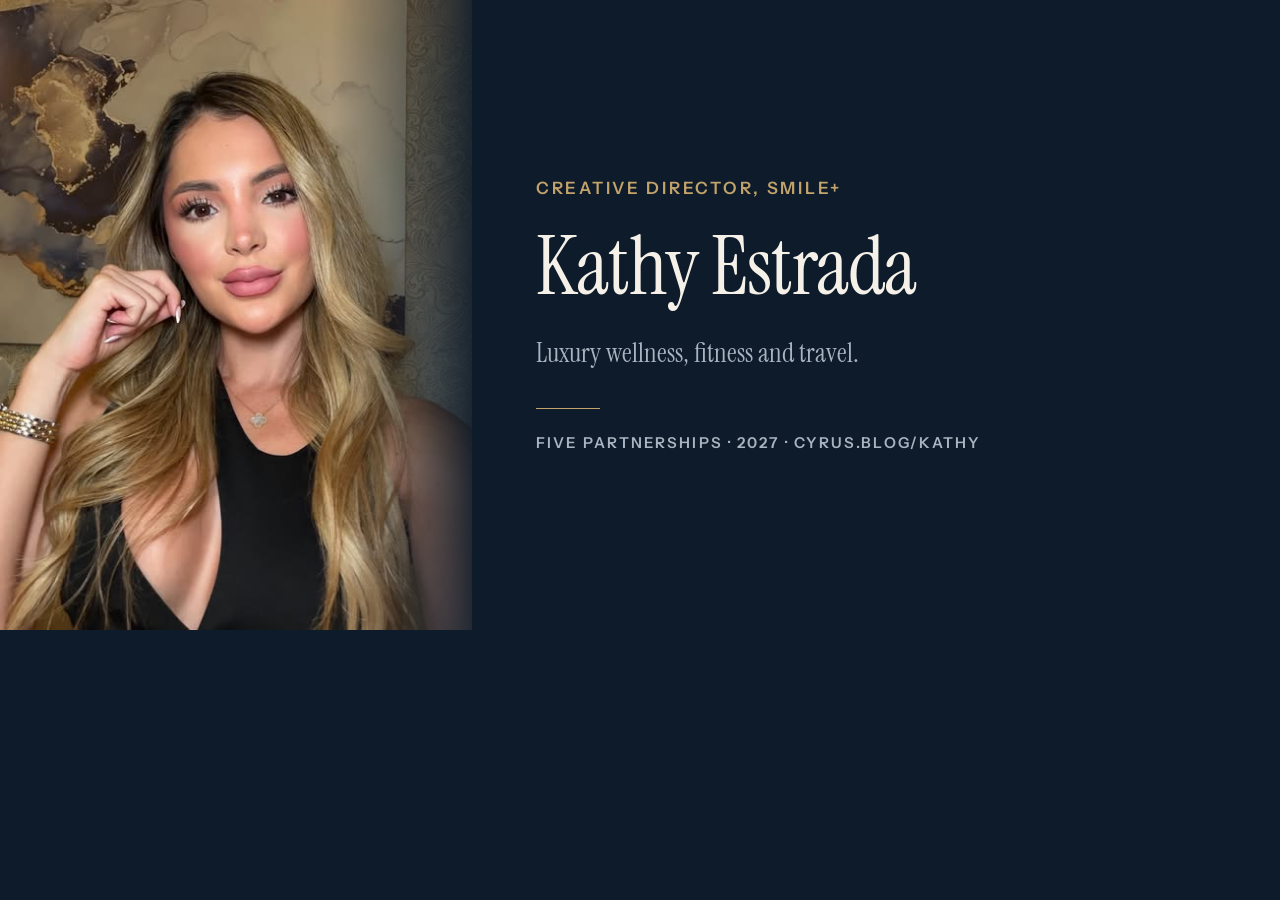
<file: kathy/og.html>
<!doctype html><html><head><meta charset="utf-8">
<link rel="preconnect" href="https://fonts.gstatic.com" crossorigin>
<link rel="stylesheet" href="https://fonts.googleapis.com/css2?family=Instrument+Sans:wght@600&family=Instrument+Serif&display=swap">
<style>
*{margin:0;padding:0;box-sizing:border-box}
body{width:1200px;height:630px;display:flex;background:#0D1B2A;overflow:hidden}
.ph{width:472px;height:630px;flex:none;position:relative;background:#E9E2D5}
.ph img{width:100%;height:100%;object-fit:cover;object-position:50% 22%}
.ph::after{content:"";position:absolute;inset:0;
  background:linear-gradient(90deg,rgba(13,27,42,0) 70%,rgba(13,27,42,.9) 100%)}
.tx{flex:1;padding:72px 72px 72px 64px;display:flex;flex-direction:column;justify-content:center}
.eb{font:600 17px/1 "Instrument Sans",sans-serif;letter-spacing:.16em;text-transform:uppercase;color:#C2A36B;margin-bottom:28px}
h1{font:400 82px/1.02 "Instrument Serif",serif;color:#F5F0E8;letter-spacing:-.01em}
.sub{margin-top:26px;font:400 27px/1.4 "Instrument Serif",serif;color:#A9B4C0}
.rule{width:64px;height:1px;background:#C2A36B;margin:36px 0 26px}
.ft{font:600 15px/1 "Instrument Sans",sans-serif;letter-spacing:.14em;text-transform:uppercase;color:#A9B4C0}
</style></head>
<body>
  <div class="ph"><img src="img/p04.jpg" alt=""></div>
  <div class="tx">
    <div class="eb">Creative Director, Smile+</div>
    <h1>Kathy Estrada</h1>
    <div class="sub">Luxury wellness, fitness and travel.</div>
    <div class="rule"></div>
    <div class="ft">Five partnerships &middot; 2027 &middot; cyrus.blog/kathy</div>
  </div>
</body></html>
</file>
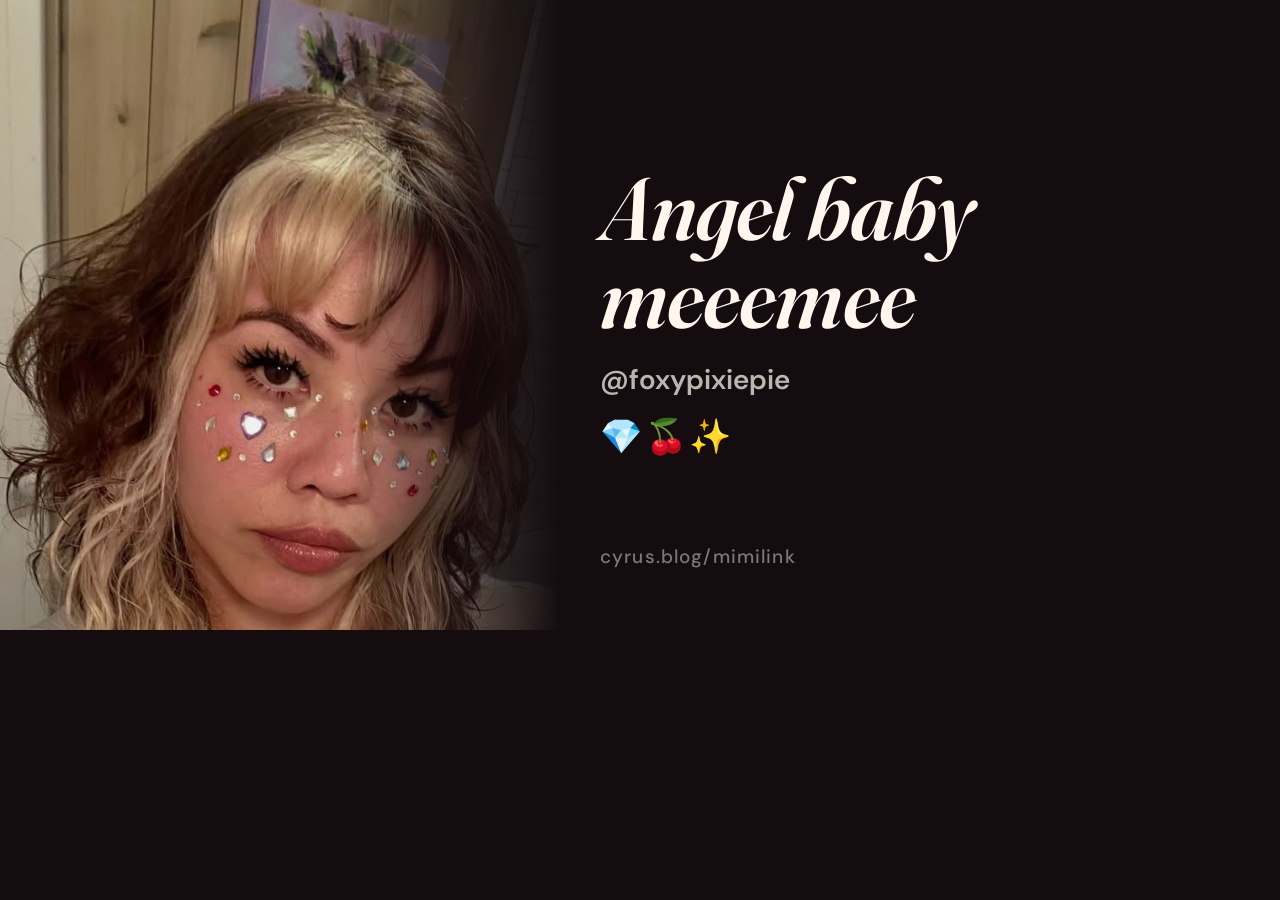
<file: mimilink/og.html>
<!doctype html><html><head><meta charset="utf-8">
<!-- Source for img/og.jpg: render at 1200x630 and save as JPEG. -->
<link rel="preconnect" href="https://fonts.gstatic.com" crossorigin>
<link rel="stylesheet" href="https://fonts.googleapis.com/css2?family=Fraunces:ital,opsz,wght,SOFT,WONK@1,9..144,600,100,1&family=DM+Sans:opsz,wght@9..40,500..600&display=swap">
<style>
*{margin:0;padding:0;box-sizing:border-box}
body{width:1200px;height:630px;display:flex;background:#140C0F;overflow:hidden;color:#FFF6EE}
.ph{width:560px;height:630px;flex:none;position:relative;overflow:hidden}
.ph img{position:absolute;width:909px;height:1212px;left:-160px;top:-24px}
.ph::after{content:"";position:absolute;inset:0;
  background:linear-gradient(90deg,rgba(20,12,15,0) 62%,rgba(20,12,15,.75) 88%,#140C0F 100%)}
.tx{flex:1;padding:72px 64px 64px 40px;display:flex;flex-direction:column;justify-content:center}
h1{font:italic 600 88px/1 "Fraunces",Georgia,serif;letter-spacing:-.01em}
.handle{margin-top:26px;font:600 28px/1 "DM Sans",sans-serif;color:rgba(255,246,238,.72)}
.gems{margin-top:22px;font-size:34px;letter-spacing:.08em}
.url{margin-top:auto;font:500 19px/1 "DM Sans",sans-serif;letter-spacing:.06em;color:rgba(255,246,238,.46)}
</style></head>
<body>
  <div class="ph"><img src="img/p1.jpg" alt=""></div>
  <div class="tx">
    <div style="margin-top:auto">
      <h1>Angel baby meeemee</h1>
      <div class="handle">@foxypixiepie</div>
      <div class="gems">💎🍒✨</div>
    </div>
    <div class="url">cyrus.blog/mimilink</div>
  </div>
</body></html>
</file>
<file: cala/styles.css>
/* ============================================================
   Cala's Ceramics
   Palette taken from the pots themselves: bone clay, sea-green
   glaze, tidepool teal, and the raw sandy foot left unglazed.
   ============================================================ */

:root {
  /* surfaces */
  --paper:      #F7F3EB;
  --paper-warm: #EFE7D9;
  --paper-deep: #E6DCCB;

  /* ink */
  --ink:        #24231D;
  --ink-soft:   #5E5A4F;
  --ink-faint:  #8C8677;

  /* glaze */
  --celadon:    #6E9884;
  --celadon-lo: #55786A;
  --teal:       #2F5A5B;
  --clay:       #B0895F;

  /* lines */
  --line:       #DAD2C1;
  --line-soft:  #E7E0D2;

  /* component surfaces */
  --nav-bg:     rgba(247, 243, 235, .86);
  /* text that sits on a photo + scrim — identical in both themes */
  --on-photo:   #F7F3EB;

  --measure:  min(1220px, 92vw);
  --gutter:   clamp(1.25rem, 4vw, 3.5rem);

  --serif: "Fraunces", "Iowan Old Style", Georgia, "Times New Roman", serif;
  --sans:  "Inter", -apple-system, BlinkMacSystemFont, "Segoe UI", Helvetica, Arial, sans-serif;

  --ease: cubic-bezier(.22, .61, .36, 1);
}

/* ---- dark: warm fired-clay ground, glaze accents lifted to read on it ---- */

@media (prefers-color-scheme: dark) {
  :root:not([data-theme="light"]) {
    --paper:      #1A1813;
    --paper-warm: #221F18;
    --paper-deep: #2A261D;

    --ink:        #EDE7DA;
    --ink-soft:   #B6AE9E;
    --ink-faint:  #8A8271;

    --celadon:    #8FB9A4;
    --celadon-lo: #A6CBB6;
    --teal:       #6FA39F;
    --clay:       #C99E6E;

    --line:       #3A3529;
    --line-soft:  #2B2820;

    --nav-bg:     rgba(26, 24, 19, .86);
  }
}

:root[data-theme="dark"] {
  --paper:      #1A1813;
  --paper-warm: #221F18;
  --paper-deep: #2A261D;

  --ink:        #EDE7DA;
  --ink-soft:   #B6AE9E;
  --ink-faint:  #8A8271;

  --celadon:    #8FB9A4;
  --celadon-lo: #A6CBB6;
  --teal:       #6FA39F;
  --clay:       #C99E6E;

  --line:       #3A3529;
  --line-soft:  #2B2820;

  --nav-bg:     rgba(26, 24, 19, .86);
}

/* ------------------------------------------------ reset-ish */

*, *::before, *::after { box-sizing: border-box; }

html { -webkit-text-size-adjust: 100%; scroll-behavior: smooth; }

body {
  margin: 0;
  background: var(--paper);
  color: var(--ink);
  font-family: var(--sans);
  font-size: clamp(1rem, .96rem + .2vw, 1.075rem);
  font-weight: 300;
  line-height: 1.65;
  -webkit-font-smoothing: antialiased;
  text-rendering: optimizeLegibility;
}

img { display: block; max-width: 100%; height: auto; }

h1, h2, h3 { font-family: var(--serif); font-weight: 300; margin: 0; line-height: 1.08; }

a { color: inherit; }

:focus-visible {
  outline: 2px solid var(--celadon-lo);
  outline-offset: 3px;
  border-radius: 2px;
}

.skip {
  position: absolute;
  left: -9999px;
  top: 0;
  background: var(--ink);
  color: var(--paper);
  padding: .8rem 1.2rem;
  z-index: 200;
}
.skip:focus { left: .5rem; top: .5rem; }

/* shared bits ------------------------------------------------ */

.eyebrow {
  margin: 0;
  font-size: .73rem;
  letter-spacing: .18em;
  text-transform: uppercase;
  color: var(--ink-faint);
  font-weight: 400;
}

.ext { font-size: .75em; margin-left: .25em; vertical-align: .15em; }

.btn {
  display: inline-block;
  font-size: .82rem;
  letter-spacing: .12em;
  text-transform: uppercase;
  text-decoration: none;
  padding: .95rem 1.7rem;
  border: 1px solid var(--ink);
  color: var(--ink);
  background: transparent;
  transition: background .35s var(--ease), color .35s var(--ease), border-color .35s var(--ease);
}
.btn:hover { background: var(--ink); color: var(--paper); }

.btn--solid { background: var(--teal); border-color: var(--teal); color: var(--paper); }
.btn--solid:hover { background: var(--ink); border-color: var(--ink); }

.btn--ghost { border-color: var(--line); color: var(--ink-soft); }
.btn--ghost:hover { background: transparent; border-color: var(--ink); color: var(--ink); }

/* ============================================================
   NAV
   ============================================================ */

.nav {
  position: sticky;
  top: env(safe-area-inset-top, 0px);
  z-index: 100;
  display: flex;
  align-items: center;
  justify-content: space-between;
  gap: 1.5rem;
  padding: 1.1rem var(--gutter);
  background: var(--nav-bg);
  backdrop-filter: blur(12px);
  -webkit-backdrop-filter: blur(12px);
  border-bottom: 1px solid transparent;
  transition: border-color .4s var(--ease), padding .4s var(--ease);
}
.nav.is-stuck { border-bottom-color: var(--line-soft); padding-block: .8rem; }

.nav__mark { text-decoration: none; display: flex; align-items: baseline; gap: .5rem; }
.nav__mark-name {
  font-family: var(--serif);
  font-size: 1.3rem;
  letter-spacing: .01em;
}
.nav__mark-sub {
  font-size: .68rem;
  letter-spacing: .24em;
  text-transform: uppercase;
  color: var(--ink-faint);
}

.nav__links { display: flex; gap: clamp(1rem, 2.5vw, 2.2rem); }
.nav__links a {
  font-size: .78rem;
  letter-spacing: .14em;
  text-transform: uppercase;
  text-decoration: none;
  color: var(--ink-soft);
  padding-block: .3rem;
  border-bottom: 1px solid transparent;
  transition: color .3s var(--ease), border-color .3s var(--ease);
}
.nav__links a:hover { color: var(--ink); border-bottom-color: var(--clay); }

/* ============================================================
   HERO
   ============================================================ */

.hero {
  display: grid;
  grid-template-columns: 1fr 1fr;
  align-items: center;
  gap: clamp(2rem, 5vw, 5rem);
  padding: clamp(3rem, 7vw, 6.5rem) 0 clamp(3rem, 6vw, 5rem) var(--gutter);
}

.hero__text { max-width: 34rem; }

.hero__title {
  font-size: clamp(2.7rem, 6.4vw, 5rem);
  letter-spacing: -.015em;
  margin: 1.4rem 0 1.6rem;
}
.hero__title em {
  font-style: italic;
  color: var(--celadon-lo);
}

.hero__lede {
  margin: 0 0 2.2rem;
  max-width: 30rem;
  color: var(--ink-soft);
  font-size: 1.05rem;
  line-height: 1.75;
}

.hero__actions { display: flex; flex-wrap: wrap; gap: .8rem; }

.hero__figure { margin: 0; position: relative; }
.hero__figure img {
  width: 100%;
  aspect-ratio: 4 / 4.5;
  object-fit: cover;
  border-radius: 2px 0 0 2px;
}
.hero__figure figcaption {
  position: absolute;
  left: 0;
  bottom: -2.4rem;
  font-size: .73rem;
  letter-spacing: .14em;
  text-transform: uppercase;
  color: var(--ink-faint);
}

/* ============================================================
   RULE BAND
   ============================================================ */

.rule-band {
  display: flex;
  align-items: center;
  justify-content: center;
  flex-wrap: wrap;
  gap: 1.1rem;
  margin-top: clamp(3rem, 6vw, 5rem);
  padding: 1.1rem var(--gutter);
  border-block: 1px solid var(--line-soft);
  font-size: .7rem;
  letter-spacing: .3em;
  text-transform: uppercase;
  color: var(--ink-faint);
  overflow: hidden;
}
.rule-band i { width: 3px; height: 3px; border-radius: 50%; background: var(--clay); flex: none; }

/* ============================================================
   SECTIONS
   ============================================================ */

.section {
  width: var(--measure);
  margin-inline: auto;
  padding-block: clamp(4rem, 9vw, 7.5rem);
}

/* keep anchored headings clear of the sticky nav */
[id] { scroll-margin-top: 5.5rem; }

.section__head {
  display: grid;
  grid-template-columns: minmax(0, 1fr) minmax(0, 1.1fr);
  gap: clamp(1.5rem, 5vw, 4rem);
  align-items: end;
  margin-bottom: clamp(2.5rem, 5vw, 4rem);
}

.section__title {
  font-size: clamp(2rem, 4vw, 3.1rem);
  letter-spacing: -.01em;
}

.section__note {
  margin: 0;
  color: var(--ink-soft);
  max-width: 34rem;
  border-left: 1px solid var(--line);
  padding-left: 1.4rem;
}

/* ============================================================
   GALLERY
   ============================================================ */

.gallery {
  display: grid;
  grid-template-columns: repeat(3, 1fr);
  align-items: start;
  gap: clamp(1.1rem, 2.6vw, 2.4rem) clamp(1rem, 2.2vw, 2rem);
}

.tile { margin: 0; }
.tile:nth-child(3n+2) { margin-top: clamp(1.5rem, 4vw, 3.5rem); }

.tile__btn {
  display: block;
  width: 100%;
  padding: 0;
  border: 0;
  background: var(--paper-deep);
  cursor: zoom-in;
  overflow: hidden;
  border-radius: 2px;
}

.tile__btn img {
  width: 100%;
  aspect-ratio: 4 / 5;
  object-fit: cover;
  transition: transform 1.1s var(--ease), filter .6s var(--ease);
}
.tile--tall .tile__btn img { aspect-ratio: 4 / 5.6; }

.tile__btn:hover img { transform: scale(1.035); }

.tile figcaption {
  display: flex;
  flex-direction: column;
  gap: .18rem;
  padding-top: .85rem;
}
.tile__name {
  font-family: var(--serif);
  font-size: 1.02rem;
}
.tile__meta {
  font-size: .76rem;
  letter-spacing: .1em;
  text-transform: uppercase;
  color: var(--ink-faint);
}

/* ============================================================
   BATCH BAND
   ============================================================ */

.band {
  position: relative;
  display: grid;
  place-items: center;
  min-height: clamp(360px, 62vh, 620px);
  overflow: hidden;
  background: var(--ink);
}
.band img {
  position: absolute;
  inset: 0;
  width: 100%;
  height: 100%;
  object-fit: cover;
  object-position: center 58%;
}
/* scrim so the caption stays readable over a busy photo */
.band::after {
  content: "";
  position: absolute;
  inset: 0;
  background:
    radial-gradient(ellipse at center, rgba(12, 14, 12, .62) 0%, rgba(12, 14, 12, .22) 62%, rgba(12, 14, 12, .34) 100%);
}
.band__caption {
  position: relative;
  z-index: 1;
  text-align: center;
  color: var(--on-photo);
  padding: 2rem var(--gutter);
  text-shadow: 0 1px 18px rgba(0, 0, 0, .45);
}
.band__caption .eyebrow { color: var(--on-photo); opacity: .85; }
.band__line {
  font-family: var(--serif);
  font-size: clamp(1.5rem, 3.6vw, 2.7rem);
  line-height: 1.2;
  margin: .7rem 0 0;
}

/* ============================================================
   STUDIO
   ============================================================ */

.studio {
  display: grid;
  grid-template-columns: minmax(0, .85fr) minmax(0, 1fr);
  gap: clamp(2rem, 6vw, 5rem);
  align-items: center;
}

.studio__figure { margin: 0; }
.studio__figure img {
  width: 100%;
  aspect-ratio: 4 / 5;
  object-fit: cover;
  border-radius: 2px;
}

.studio__text p {
  color: var(--ink-soft);
  max-width: 34rem;
}
.studio__text .section__title { margin-bottom: 1.4rem; }

.facts {
  list-style: none;
  margin: 2.4rem 0 0;
  padding: 0;
  border-top: 1px solid var(--line);
}
.facts li {
  display: grid;
  grid-template-columns: 7.5rem 1fr;
  gap: 1rem;
  padding: .85rem 0;
  border-bottom: 1px solid var(--line-soft);
  font-size: .93rem;
}
.facts span {
  font-size: .72rem;
  letter-spacing: .16em;
  text-transform: uppercase;
  color: var(--ink-faint);
  padding-top: .18rem;
}

/* ============================================================
   ENQUIRE
   ============================================================ */

.enquire {
  width: 100%;
  max-width: none;
  background: var(--paper-warm);
  border-block: 1px solid var(--line);
}

.enquire__inner {
  width: var(--measure);
  margin-inline: auto;
  max-width: 64rem;
  display: grid;
  grid-template-columns: minmax(0, .6fr) minmax(0, 1fr);
  gap: clamp(2rem, 5vw, 4.5rem);
  align-items: start;
}

.enquire__portrait {
  margin: 0;
  position: sticky;
  top: calc(env(safe-area-inset-top, 0px) + 6.5rem);
}
.enquire__portrait img {
  width: 100%;
  aspect-ratio: 4 / 5;
  object-fit: cover;
  border-radius: 2px;
}
.enquire__portrait figcaption {
  padding-top: .8rem;
  font-size: .72rem;
  letter-spacing: .16em;
  text-transform: uppercase;
  color: var(--ink-faint);
}

.enquire__text { min-width: 0; }

.enquire__title {
  font-size: clamp(2.1rem, 4.4vw, 3.4rem);
  margin: 1rem 0 1.8rem;
}

.enquire__body {
  color: var(--ink-soft);
  margin: 0 0 1.3rem;
}
.enquire__body strong { font-weight: 500; color: var(--ink); }
.enquire__body em { color: var(--ink); }

.enquire__list {
  margin: 0 0 2.2rem;
  padding: 0;
  list-style: none;
  border-top: 1px solid var(--line);
}
.enquire__list li {
  position: relative;
  padding: .7rem 0 .7rem 1.6rem;
  border-bottom: 1px solid var(--line-soft);
  color: var(--ink-soft);
  font-size: .95rem;
}
.enquire__list li::before {
  content: "";
  position: absolute;
  left: 0;
  top: 1.35rem;
  width: 5px;
  height: 5px;
  border-radius: 50%;
  background: var(--celadon);
}

.enquire__actions { display: flex; flex-wrap: wrap; gap: .8rem; margin-bottom: 1.8rem; }

.enquire__small {
  margin: 0;
  font-size: .86rem;
  color: var(--ink-faint);
  max-width: 34rem;
}

/* ============================================================
   FOOTER
   ============================================================ */

.foot {
  width: var(--measure);
  margin-inline: auto;
  padding-block: clamp(3rem, 6vw, 4.5rem);
  display: grid;
  gap: 1.6rem;
}

.foot__mark { display: flex; align-items: baseline; gap: .6rem; flex-wrap: wrap; }
.foot__name { font-family: var(--serif); font-size: 1.5rem; }
.foot__sub { font-size: .72rem; letter-spacing: .2em; text-transform: uppercase; color: var(--ink-faint); }

.foot__links { display: flex; flex-wrap: wrap; gap: 1.6rem; }
.foot__links a {
  font-size: .8rem;
  letter-spacing: .1em;
  text-decoration: none;
  color: var(--ink-soft);
  border-bottom: 1px solid var(--line);
  padding-bottom: .15rem;
  transition: color .3s var(--ease), border-color .3s var(--ease);
}
.foot__links a:hover { color: var(--ink); border-color: var(--clay); }

.foot__fine {
  margin: 0;
  padding-top: 1.4rem;
  border-top: 1px solid var(--line-soft);
  font-size: .78rem;
  color: var(--ink-faint);
}

/* ============================================================
   LIGHTBOX
   ============================================================ */

.lb {
  position: fixed;
  inset: 0;
  z-index: 300;
  display: grid;
  place-items: center;
  padding: clamp(1rem, 5vw, 3.5rem);
  background: rgba(18, 17, 14, .94);
  opacity: 0;
  transition: opacity .3s var(--ease);
}
.lb.is-open { opacity: 1; }
.lb[hidden] { display: none; }

.lb__figure {
  margin: 0;
  display: grid;
  gap: 1rem;
  justify-items: center;
  max-height: 100%;
}
.lb__figure img {
  max-height: min(78vh, 900px);
  width: auto;
  object-fit: contain;
  border-radius: 2px;
}
.lb__figure figcaption {
  color: rgba(247, 243, 235, .82);
  font-size: .8rem;
  letter-spacing: .12em;
  text-transform: uppercase;
  text-align: center;
}

.lb__close,
.lb__nav {
  position: absolute;
  background: transparent;
  border: 1px solid rgba(247, 243, 235, .32);
  color: var(--on-photo);
  cursor: pointer;
  display: grid;
  place-items: center;
  border-radius: 50%;
  transition: background .3s var(--ease), border-color .3s var(--ease);
}
.lb__close:hover,
.lb__nav:hover { background: rgba(247, 243, 235, .16); border-color: var(--on-photo); }

.lb__close {
  top: clamp(.8rem, 3vw, 1.8rem);
  right: clamp(.8rem, 3vw, 1.8rem);
  width: 2.7rem; height: 2.7rem;
  font-size: 1.5rem; line-height: 1;
}

.lb__nav {
  top: 50%;
  transform: translateY(-50%);
  width: 3rem; height: 3rem;
  font-size: 1.7rem; line-height: 1;
  padding-bottom: .18rem;
}
.lb__nav--prev { left: clamp(.5rem, 2.5vw, 1.8rem); }
.lb__nav--next { right: clamp(.5rem, 2.5vw, 1.8rem); }

/* ============================================================
   RESPONSIVE
   ============================================================ */

@media (max-width: 960px) {
  .hero {
    grid-template-columns: 1fr;
    padding-inline: var(--gutter);
    padding-top: clamp(2rem, 6vw, 3.5rem);
  }
  .hero__figure { order: -1; }
  .hero__figure img { aspect-ratio: 4 / 3.4; border-radius: 2px; }
  .hero__figure figcaption { position: static; padding-top: .7rem; }

  .section__head { grid-template-columns: 1fr; align-items: start; }
  .section__note { border-left: 0; border-top: 1px solid var(--line); padding: 1rem 0 0; }

  .studio { grid-template-columns: 1fr; }
  .studio__figure img { aspect-ratio: 4 / 3.2; }
}

@media (max-width: 860px) {
  .enquire__inner { grid-template-columns: 1fr; }
  .enquire__portrait { position: static; max-width: 15rem; }
}

@media (max-width: 720px) {
  .nav { flex-wrap: wrap; gap: .7rem 1.2rem; }
  .nav__links { gap: 1.1rem; }
  .nav__links a { font-size: .72rem; }

  .gallery { grid-template-columns: repeat(2, 1fr); }
  .tile:nth-child(3n+2) { margin-top: 0; }
  .tile:nth-child(2n) { margin-top: clamp(1.2rem, 5vw, 2.4rem); }
  .tile--tall .tile__btn img { aspect-ratio: 4 / 5; }

  .facts li { grid-template-columns: 1fr; gap: .15rem; }

  .lb__nav { width: 2.5rem; height: 2.5rem; font-size: 1.4rem; }
}

@media (max-width: 460px) {
  .gallery { grid-template-columns: 1fr; }
  .tile:nth-child(2n) { margin-top: 0; }
  .hero__actions .btn, .enquire__actions .btn { width: 100%; text-align: center; }
}

@media (prefers-reduced-motion: reduce) {
  html { scroll-behavior: auto; }
  *, *::before, *::after {
    animation-duration: .001ms !important;
    transition-duration: .001ms !important;
  }
}
</file>
<file: kathy/style.css>
/* Kathy Estrada — cyrus.blog/kathy
   Fan link-in-bio (ivory column) that hard-cuts at #partners into a brand band (navy). */

:root{
  --ivory:#F5F0E8;  --sand:#E9E2D5;  --white:#FFFFFF;
  --ink:#0D1B2A;    --ink-2:#142536;
  --slate:#4F6070;  --mist:#A9B4C0;
  --gown:#C4203F;   --gown-dark:#A81A35;  --gold:#C2A36B;
  --line-dark:rgba(245,240,232,.12);
  --line-light:rgba(13,27,42,.08);

  --r-hero:20px; --r-card:14px; --r-thumb:10px; --r-tile:8px; --r-btn:10px; --r-pill:999px;

  --serif:"Instrument Serif","Iowan Old Style",Georgia,serif;
  --sans:"Instrument Sans","Helvetica Neue",Arial,sans-serif;

  --col:440px;
  color-scheme:light;
}

*,*::before,*::after{box-sizing:border-box}
html{-webkit-text-size-adjust:100%;scroll-behavior:smooth}
body{
  margin:0;background:var(--ivory);color:var(--ink);
  font:400 16px/1.55 var(--sans);
  -webkit-font-smoothing:antialiased;
}
img{display:block;max-width:100%}
a{color:inherit}
:focus-visible{outline:2px solid var(--ink);outline-offset:3px;border-radius:4px}

/* grain — hides the upscale on 640px sources */
.grain::after{
  content:"";position:absolute;inset:0;pointer-events:none;border-radius:inherit;
  opacity:.06;mix-blend-mode:soft-light;
  background-image:url("data:image/svg+xml,%3Csvg xmlns='http://www.w3.org/2000/svg'%3E%3Cfilter id='n'%3E%3CfeTurbulence type='fractalNoise' baseFrequency='0.9' numOctaves='3' stitchTiles='stitch'/%3E%3CfeColorMatrix type='saturate' values='0'/%3E%3C/filter%3E%3Crect width='100%25' height='100%25' filter='url(%23n)'/%3E%3C/svg%3E");
}
.shot{position:relative;overflow:hidden;background:var(--sand)}
.shot img{width:100%;height:100%;object-fit:cover;object-position:50% 30%}
.shot::before{content:"";position:absolute;inset:0;z-index:2;pointer-events:none;
  border-radius:inherit;box-shadow:inset 0 0 0 1px rgba(13,27,42,.06)}

/* ── desktop mural ─────────────────────────────────────── */
.backdrop{display:none}

/* ── fan column ────────────────────────────────────────── */
.fan{
  position:relative;z-index:1;
  max-width:var(--col);margin:0 auto;padding:0 20px 64px;
  background:var(--ivory);
}

.topbar{display:flex;justify-content:space-between;align-items:center;height:48px;
  font:600 11px/1 var(--sans);letter-spacing:.14em;text-transform:uppercase;color:var(--slate)}
.topbar a{text-decoration:none}
.topbar a:hover{color:var(--ink)}

.hero-wrap{position:relative;margin-bottom:64px}
.hero{aspect-ratio:4/5;border-radius:var(--r-hero)}
.hero img{opacity:0;transition:opacity .6s ease}
.hero img.loaded{opacity:1}
.hero::after{content:"";position:absolute;inset:0;z-index:1;border-radius:inherit;pointer-events:none;
  background:linear-gradient(to top,rgba(13,27,42,.45) 0%,rgba(13,27,42,0) 45%)}
.avatar{position:absolute;left:0;bottom:-44px;z-index:3;
  width:88px;height:88px;border-radius:50%;overflow:hidden;
  border:4px solid var(--ivory);background:var(--sand)}
.avatar img{width:100%;height:100%;object-fit:cover}

.eyebrow{font:600 11px/1 var(--sans);letter-spacing:.14em;text-transform:uppercase;color:var(--slate);margin:0 0 12px}
.name{font:400 34px/1.1 var(--serif);margin:0;display:flex;align-items:center;gap:8px}
.name svg{flex:none}
.positioning{margin:12px 0 0;color:var(--slate);font-size:16px}

/* cards */
.card{background:var(--white);border:1px solid var(--line-light);border-radius:var(--r-card);padding:16px;margin-top:32px}
.card-head{display:flex;gap:14px;align-items:flex-start}
.card-thumb{flex:none;width:72px;height:72px;border-radius:var(--r-thumb)}
.card-thumb.fallback{display:grid;place-items:center;background:var(--ink);color:var(--ivory);
  font:400 19px/1 var(--serif)}
.card-title{font:600 17px/1.3 var(--sans);margin:2px 0 4px}
.card-line{margin:0;font-size:14px;line-height:1.45;color:var(--slate)}
.code{display:inline-flex;align-items:center;gap:9px;margin-top:14px;padding:9px 14px;
  border:1px dashed rgba(196,32,63,.45);border-radius:var(--r-pill);background:rgba(196,32,63,.05);
  color:var(--gown);font:600 13px/1 var(--sans);letter-spacing:.08em;cursor:pointer;
  transition:background-color .12s ease}
.code:hover{background:rgba(196,32,63,.1)}
.code .lbl{font-size:10px;letter-spacing:.14em;color:var(--slate)}
.code svg{opacity:.65}
.chip{display:inline-block;margin-left:7px;padding:3px 8px;border-radius:var(--r-pill);
  background:var(--sand);color:var(--ink);font:600 11px/1.4 var(--sans);letter-spacing:.06em;
  vertical-align:1px}
.btn{display:flex;align-items:center;justify-content:center;gap:8px;width:100%;
  margin-top:16px;padding:14px 18px;border:0;border-radius:var(--r-btn);
  font:600 15px/1 var(--sans);letter-spacing:.01em;text-decoration:none;cursor:pointer;
  transition:background-color .12s ease,transform .12s ease}
.btn:active{transform:scale(.985)}
.btn-primary{background:var(--gown);color:#fff}
.btn-primary:hover{background:var(--gown-dark)}

.row{display:flex;align-items:center;gap:14px;margin-top:12px;padding:12px 16px;
  background:var(--white);border:1px solid var(--line-light);border-radius:var(--r-card);
  text-decoration:none;transition:border-color .15s ease}
.row:hover{border-color:rgba(13,27,42,.2)}
.row .card-thumb{width:56px;height:56px}
.row .chev{margin-left:auto;color:var(--slate);flex:none}

.socials{display:flex;gap:10px;margin-top:32px}
.socials a{width:44px;height:44px;border-radius:50%;background:var(--sand);color:var(--ink);
  display:grid;place-items:center;transition:background-color .15s ease}
.socials a:hover{background:#DDD4C3}

/* marquee */
.marquee{margin-top:56px;overflow:hidden;
  -webkit-mask-image:linear-gradient(90deg,transparent,#000 24px,#000 calc(100% - 24px),transparent);
          mask-image:linear-gradient(90deg,transparent,#000 24px,#000 calc(100% - 24px),transparent)}
.marquee-track{display:flex;width:max-content;animation:slide 45s linear infinite}
.marquee:hover .marquee-track{animation-play-state:paused}
.marquee span{font:600 11px/1 var(--sans);letter-spacing:.14em;text-transform:uppercase;color:var(--slate);
  padding:0 14px;white-space:nowrap;display:flex;align-items:center;gap:28px}
.marquee span::after{content:"";width:3px;height:3px;border-radius:50%;background:var(--gold)}
@keyframes slide{to{transform:translateX(-50%)}}

/* mosaic */
.mosaic-head{display:flex;justify-content:space-between;align-items:baseline;margin:40px 0 12px;
  font:600 11px/1 var(--sans);letter-spacing:.14em;text-transform:uppercase;color:var(--slate)}
.mosaic-head a{text-decoration:none}
.mosaic-head a:hover{color:var(--ink)}
.mosaic{display:grid;grid-template-columns:repeat(3,1fr);gap:6px}
.mosaic .shot{aspect-ratio:1;border-radius:var(--r-tile);filter:saturate(.92) contrast(1.03)}
.mosaic .m1{grid-column:1/3;grid-row:1/3}
.mosaic .m2{grid-column:3;grid-row:1}
.mosaic .m3{grid-column:3;grid-row:2}
.mosaic .m4{grid-column:1;grid-row:3}
.mosaic .m5{grid-column:1;grid-row:4}
.mosaic .m6{grid-column:2/4;grid-row:3/5}

/* ── the seam ──────────────────────────────────────────── */
#partners{
  position:relative;z-index:1;
  background:var(--ink);color:var(--ivory);
  padding:64px 20px 40px;scroll-margin-top:0;
}
.band{max-width:var(--col);margin:0 auto}

.byline{display:flex;align-items:center;gap:12px;padding-bottom:40px}
.byline .avatar{position:static;width:56px;height:56px;border-width:0}
.byline-name{font:400 20px/1.2 var(--serif)}
.byline-role{font:600 11px/1.4 var(--sans);letter-spacing:.14em;text-transform:uppercase;color:var(--gold);margin-top:2px}

.eyebrow-gold{font:600 11px/1 var(--sans);letter-spacing:.14em;text-transform:uppercase;color:var(--gold);margin:0 0 16px}
#partners h1{font:400 40px/1.05 var(--serif);letter-spacing:-.01em;margin:0 0 24px}
.intro p{font-size:17px;line-height:1.55;color:var(--mist);margin:0 0 16px}

.facts{display:flex;flex-wrap:wrap;gap:8px 20px;margin:32px 0 0;padding:16px 0;
  border-top:1px solid var(--line-dark);border-bottom:1px solid var(--line-dark);
  font:600 11px/1.4 var(--sans);letter-spacing:.14em;text-transform:uppercase;color:var(--mist);list-style:none}
.facts li:first-child{color:var(--ivory)}

.includes{display:grid;grid-template-columns:1fr 1fr;gap:24px 20px;margin-top:48px;padding:0;list-style:none}
.includes li{border-top:1px solid var(--gold);padding-top:12px}
.includes h3{font:600 14px/1.3 var(--sans);margin:0 0 6px}
.includes p{font-size:14px;line-height:1.45;color:var(--mist);margin:0}

.cats{margin-top:48px;padding:0;list-style:none;border-top:1px solid var(--line-dark)}
.cats li{display:grid;grid-template-columns:88px 1fr;column-gap:16px;row-gap:8px;align-items:start;
  padding:24px 0;border-bottom:1px solid var(--line-dark);transition:background-color .2s ease}
.cats .num{grid-column:2;grid-row:1;font:400 16px/1 var(--serif);color:var(--gold)}
.cats>li>div{grid-column:2;grid-row:2}
.cats .enquire{grid-column:2;grid-row:3}
.cats .shot{grid-column:1;grid-row:1/4;width:88px;aspect-ratio:1;border-radius:var(--r-tile);filter:saturate(.85);transition:filter .2s ease}
.cats .shot img{transition:transform .2s ease}
.cats h3{font:400 22px/1.2 var(--serif);margin:0 0 6px}
.cats p{font-size:14px;line-height:1.45;color:var(--mist);margin:0 0 10px}
.enquire{font:600 12px/1 var(--sans);letter-spacing:.08em;text-transform:uppercase;color:var(--gold);text-decoration:none}
.enquire:hover{color:var(--ivory)}

.scarcity{font:400 28px/1.15 var(--serif);margin:48px 0 0}

.close{margin-top:48px;padding-top:40px;border-top:1px solid var(--line-dark)}
.close p{font:400 24px/1.2 var(--serif);margin:0 0 24px}
.close p.eyebrow-gold{font:600 11px/1 var(--sans);letter-spacing:.14em;text-transform:uppercase;margin:0 0 16px}
.btn-ivory{background:var(--ivory);color:var(--ink)}
.btn-ivory:hover{background:#fff}
.mail{display:block;margin-top:16px;text-align:center;font-size:14px;color:var(--mist);
  background:none;border:0;cursor:pointer;width:100%;font-family:var(--sans)}
.mail:hover{color:var(--ivory)}
.ghost{display:block;margin-top:20px;text-align:center;font-size:14px;color:var(--mist);text-decoration:none}
.ghost:hover{color:var(--ivory)}

#partners footer{margin-top:48px;padding-top:20px;border-top:1px solid var(--line-dark);
  font-size:12px;line-height:1.6;color:var(--mist)}
#partners footer a{text-decoration:none}
#partners footer a:hover{color:var(--ivory)}

/* ── tablet ────────────────────────────────────────────── */
@media (min-width:768px){
  .backdrop{display:block;position:fixed;inset:0;z-index:0;overflow:hidden;background:#8D9AA6}
  .backdrop img{width:100%;height:100%;object-fit:cover;filter:grayscale(1) contrast(.82) brightness(1.12)}
  .backdrop::before,.backdrop::after{content:"";position:absolute;inset:0}
  .backdrop::before{background:#6F7F8F;opacity:.42}
  .backdrop::after{background:var(--ivory);opacity:.46}
  .fan{border-left:1px solid var(--line-light);border-right:1px solid var(--line-light);
    box-shadow:0 0 80px rgba(13,27,42,.10)}
}

/* ── desktop ───────────────────────────────────────────── */
@media (min-width:1024px){
  #partners{padding:96px 40px 48px}
  .band{max-width:880px}
  .byline{padding-bottom:56px}
  #partners h1{font-size:60px;line-height:1.02}
  .intro p{font-size:19px;max-width:62ch}
  .includes{grid-template-columns:repeat(4,1fr);gap:24px}
  .cats li{grid-template-columns:auto 160px 1fr auto;align-items:center;column-gap:24px;row-gap:0}
  .cats .num{grid-column:1;grid-row:1}
  .cats>li>div{grid-column:3;grid-row:1}
  .cats .enquire{grid-column:4;grid-row:1}
  .cats .shot{grid-column:2;grid-row:1;width:160px}
  .cats li:hover{background:var(--ink-2)}
  .cats li:hover .shot{filter:none}
  .cats li:hover .shot img{transform:scale(1.03)}
  .cats h3{font-size:28px}
  .cats .num{font-size:26px}
  .cats .enquire{white-space:nowrap}
  .cats p{margin-bottom:0}
  .scarcity{font-size:40px;line-height:1.1}
  .close-actions{display:flex;align-items:center;gap:24px}
  .close-actions .btn{width:auto;min-width:280px;margin-top:0}
  .close-actions .ghost{margin-top:0;text-align:left}
  .mail{text-align:left}
}
@media (min-width:1440px){ .band{max-width:960px} }

/* ── reduced motion ────────────────────────────────────── */
@media (prefers-reduced-motion:reduce){
  html{scroll-behavior:auto}
  .marquee-track{animation:none}
  *,*::before,*::after{transition-duration:.01ms !important}
  .hero img{opacity:1}
}

/* ── print: the one-sheet a VP forwards ────────────────── */
@media print{
  @page{margin:14mm}
  html,body{background:#fff !important}
  .backdrop,.fan,.marquee,.topbar{display:none !important}
  #partners{background:#fff;color:#000;padding:0}
  .band{max-width:none}
  .eyebrow-gold,.byline-role,.cats .num{color:#000}
  .intro p,.includes p,.cats p,#partners footer,.facts,.facts li:first-child{color:#222}
  .cats .shot{filter:none;width:76px}
  .btn,.ghost,.mail,.enquire{display:none !important}
  .code,.chip{display:none !important}
  .close::after{content:"Partnerships: hello@getsmileplus.com · cyrus.blog/kathy";font:600 13px var(--sans)}
  .cats li{break-inside:avoid;padding:12px 0}
  .byline{padding-bottom:20px}
  #partners h1{font-size:34px;margin-bottom:16px}
  .intro p{font-size:14px;margin-bottom:10px}
  .facts{margin-top:16px;padding:10px 0}
  .includes{margin-top:22px;gap:14px 20px}
  .cats{margin-top:22px}
  .scarcity{font-size:22px;margin-top:24px}
  .close{margin-top:24px;padding-top:20px}
  .close p{font-size:17px;margin-bottom:10px}
  #partners footer{margin-top:20px}
}
</file>
<file: mimilink/style.css>
/* Angel baby meeemee — cyrus.blog/mimilink
   link.me-style link-in-bio for @foxypixiepie. The hero is her pinned Instagram post:
   five slides you swipe or tap through like the post itself, name set over the fade. */

:root{
  --ink:#140C0F;    --ink-2:#22161A;
  --cream:#FFF6EE;  --cream-hover:#FFFFFF;
  --muted:rgba(255,246,238,.68);
  --faint:rgba(255,246,238,.44);
  --glass:rgba(20,12,15,.42);
  --glass-line:rgba(255,246,238,.18);
  --cherry:#FF3D5E;
  --on-cream:#1C1115;
  --on-cream-muted:rgba(28,17,21,.56);

  --r-page:28px; --r-card:18px; --r-icon:12px; --r-pill:999px;

  --display:"Fraunces","Iowan Old Style",Georgia,serif;
  --sans:"DM Sans","Helvetica Neue",Arial,sans-serif;

  --col:440px;
  color-scheme:dark;
}

*,*::before,*::after{box-sizing:border-box}
html{-webkit-text-size-adjust:100%}
body{
  margin:0;min-height:100vh;background:var(--ink);color:var(--cream);
  font:400 16px/1.5 var(--sans);
  -webkit-font-smoothing:antialiased;
}
img{display:block;max-width:100%}
a{color:inherit}
button{font:inherit;color:inherit}
:focus-visible{outline:2px solid var(--cherry);outline-offset:3px}

/* ── desktop: her photo, blurred to a glow, behind a phone-width card ── */
.backdrop{display:none}

.page{position:relative;z-index:1;max-width:var(--col);margin:0 auto;padding-bottom:40px;background:var(--ink)}

/* ── hero: the pinned post ─────────────────────────────── */
.hero{position:relative;aspect-ratio:3/4;max-height:78vh;max-height:78svh;overflow:hidden;background:var(--ink-2)}

.track{
  display:flex;height:100%;overflow-x:auto;overflow-y:hidden;
  scroll-snap-type:x mandatory;overscroll-behavior-x:contain;scrollbar-width:none;
  cursor:pointer;-webkit-user-select:none;user-select:none;-webkit-tap-highlight-color:transparent;
}
.track::-webkit-scrollbar{display:none}
.track:focus-visible{outline-offset:-4px}
.slide{flex:0 0 100%;height:100%;margin:0;scroll-snap-align:center;scroll-snap-stop:always}
.slide img{width:100%;height:100%;object-fit:cover;object-position:50% 30%;
  -webkit-user-drag:none;opacity:0;transition:opacity .5s ease}
.slide img.loaded{opacity:1}

/* scrims: a light one under the controls, a deep one the name sits on */
.hero::before,.hero::after{content:"";position:absolute;left:0;right:0;z-index:1;pointer-events:none}
.hero::before{top:0;height:24%;background:linear-gradient(to bottom,rgba(20,12,15,.5),rgba(20,12,15,0))}
.hero::after{bottom:0;height:44%;
  background:linear-gradient(to top,var(--ink) 0%,rgba(20,12,15,.86) 28%,rgba(20,12,15,.4) 62%,rgba(20,12,15,0) 100%)}

.bars{position:absolute;z-index:3;top:10px;left:12px;right:12px;display:flex;gap:4px;pointer-events:none}
.bars span{flex:1;height:3px;border-radius:2px;background:rgba(255,246,238,.32);transition:background-color .2s ease}
.bars span.on{background:var(--cream)}

.hero-top{position:absolute;z-index:3;top:24px;left:12px;right:12px;
  display:flex;justify-content:space-between;align-items:center;pointer-events:none}
.hero-top > *{pointer-events:auto}
.pill,.icon-btn{
  background:var(--glass);border:1px solid var(--glass-line);
  -webkit-backdrop-filter:blur(14px);backdrop-filter:blur(14px);
}
.pill{display:inline-flex;align-items:center;gap:6px;height:32px;padding:0 12px 0 10px;
  border-radius:var(--r-pill);font:600 13px/1 var(--sans);text-decoration:none}
.pill svg{color:var(--cherry);flex:none}
.pill .cap{font-weight:400;letter-spacing:.06em;margin-left:2px}
.icon-btn{width:36px;height:36px;padding:0;border-radius:50%;display:grid;place-items:center;cursor:pointer}

/* arrows only where there's a mouse; touch screens tap or swipe the photo itself,
   and keyboards use the arrow keys on the focused track */
.nav{display:none}
@media (hover:hover) and (pointer:fine){
  .nav{position:absolute;z-index:3;top:50%;width:36px;height:36px;margin-top:-18px;padding:0;border:0;
    border-radius:50%;display:grid;place-items:center;background:rgba(255,246,238,.88);color:var(--on-cream);
    cursor:pointer;opacity:0;transition:opacity .15s ease}
  .nav.prev{left:12px}
  .nav.next{right:12px}
  .hero:hover .nav,.nav:focus-visible{opacity:1}
}

.hero-id{position:absolute;z-index:2;left:20px;right:20px;bottom:18px;text-align:center;pointer-events:none}
.name{margin:0;font:italic 600 clamp(34px,10vw,44px)/1.02 var(--display);letter-spacing:-.01em;
  text-wrap:balance;text-shadow:0 2px 24px rgba(20,12,15,.4)}
.handle{margin:8px 0 0;font:500 15px/1 var(--sans);color:var(--muted)}

/* ── below the fold ────────────────────────────────────── */
.bio{margin:6px 24px 0;text-align:center;color:var(--muted)}

.links{display:grid;gap:12px;margin:24px 16px 0}
.link{display:flex;align-items:center;gap:14px;min-height:68px;padding:12px 18px 12px 12px;
  border-radius:var(--r-card);background:var(--cream);color:var(--on-cream);text-decoration:none;
  transition:background-color .15s ease,transform .15s ease}
.link:hover{background:var(--cream-hover)}
.link:active{transform:scale(.985)}
.link-icon{flex:none;width:44px;height:44px;border-radius:var(--r-icon);display:grid;place-items:center;
  background:var(--on-cream);color:var(--cream)}
.link-text{display:flex;flex-direction:column;gap:3px;min-width:0}
.link-title{font:600 16px/1.2 var(--sans)}
.link-sub{font:400 13px/1.2 var(--sans);color:var(--on-cream-muted)}
.link-arrow{flex:none;margin-left:auto;color:var(--on-cream-muted)}

/* payment handles sit side by side: shorter labels, no arrow */
.link-pair{display:grid;grid-template-columns:repeat(2,minmax(0,1fr));gap:12px}
.link-sm{gap:12px;padding:12px;min-width:0}
.link-sm .link-icon{width:40px;height:40px}
.link-sm .link-sub{overflow:hidden;text-overflow:ellipsis;white-space:nowrap}
@media (max-width:374px){
  .link-sm{gap:10px;padding:12px 10px}
  .link-sm .link-icon{width:32px;height:32px;border-radius:10px}
  .link-sm .link-sub{font-size:12px}
}

.foot{margin:40px 24px 0;text-align:center;font-size:12px;line-height:1.6;color:var(--faint)}
.foot p{margin:0}
.foot p + p{margin-top:6px}

.toast{position:fixed;z-index:10;left:50%;bottom:24px;padding:11px 16px;border-radius:var(--r-pill);
  background:var(--cream);color:var(--on-cream);font:600 14px/1 var(--sans);white-space:nowrap;
  box-shadow:0 10px 30px rgba(0,0,0,.35);
  opacity:0;transform:translate(-50%,12px);pointer-events:none;transition:opacity .2s ease,transform .2s ease}
.toast.show{opacity:1;transform:translate(-50%,0)}

@media (min-width:520px){
  body{padding:32px 0}
  .backdrop{display:block;position:fixed;inset:0;z-index:0;overflow:hidden}
  .backdrop::before{content:"";position:absolute;inset:-15%;
    background:url("img/bg.jpg") center/cover;filter:blur(64px) saturate(1.3) brightness(.5)}
  .page{border-radius:var(--r-page);overflow:hidden;box-shadow:0 30px 90px rgba(0,0,0,.5)}
  .hero{max-height:none}
}

@media (prefers-reduced-motion:reduce){
  *,*::before,*::after{transition-duration:.01ms !important}
}
</file>
